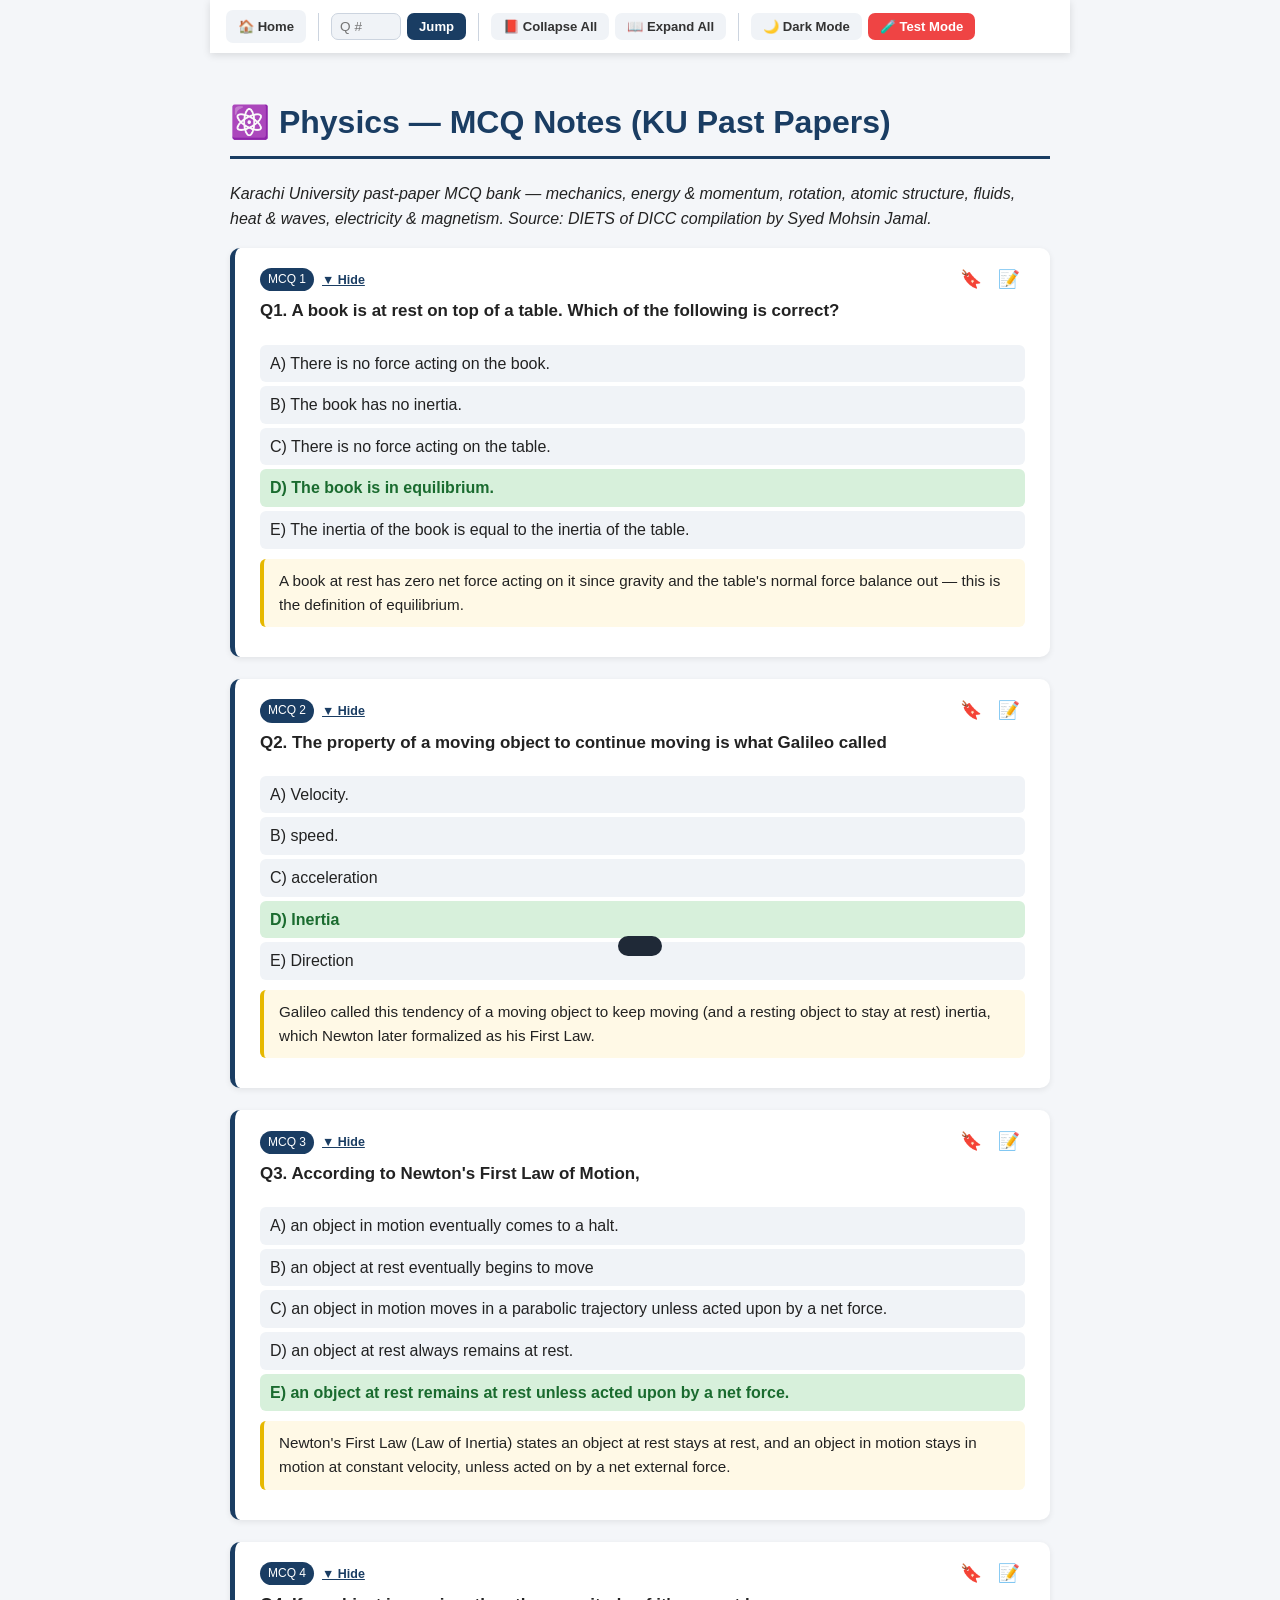
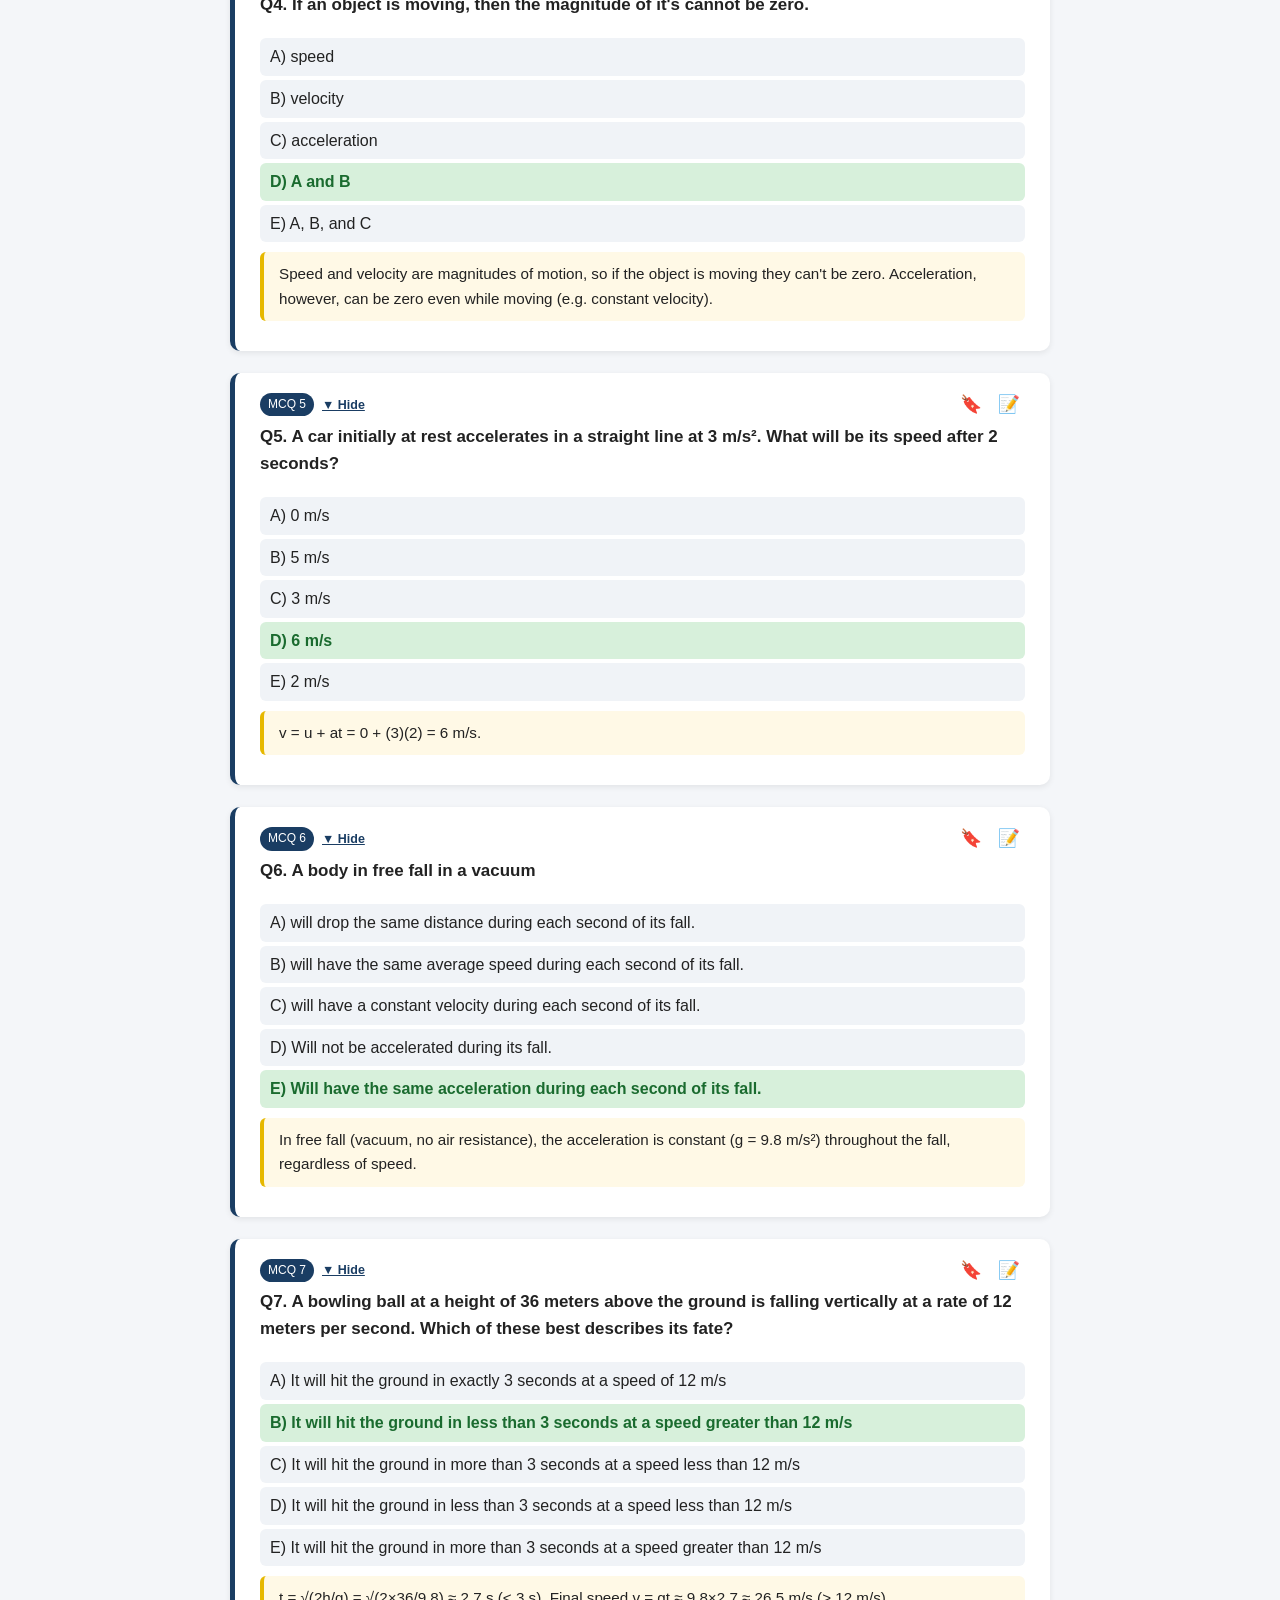
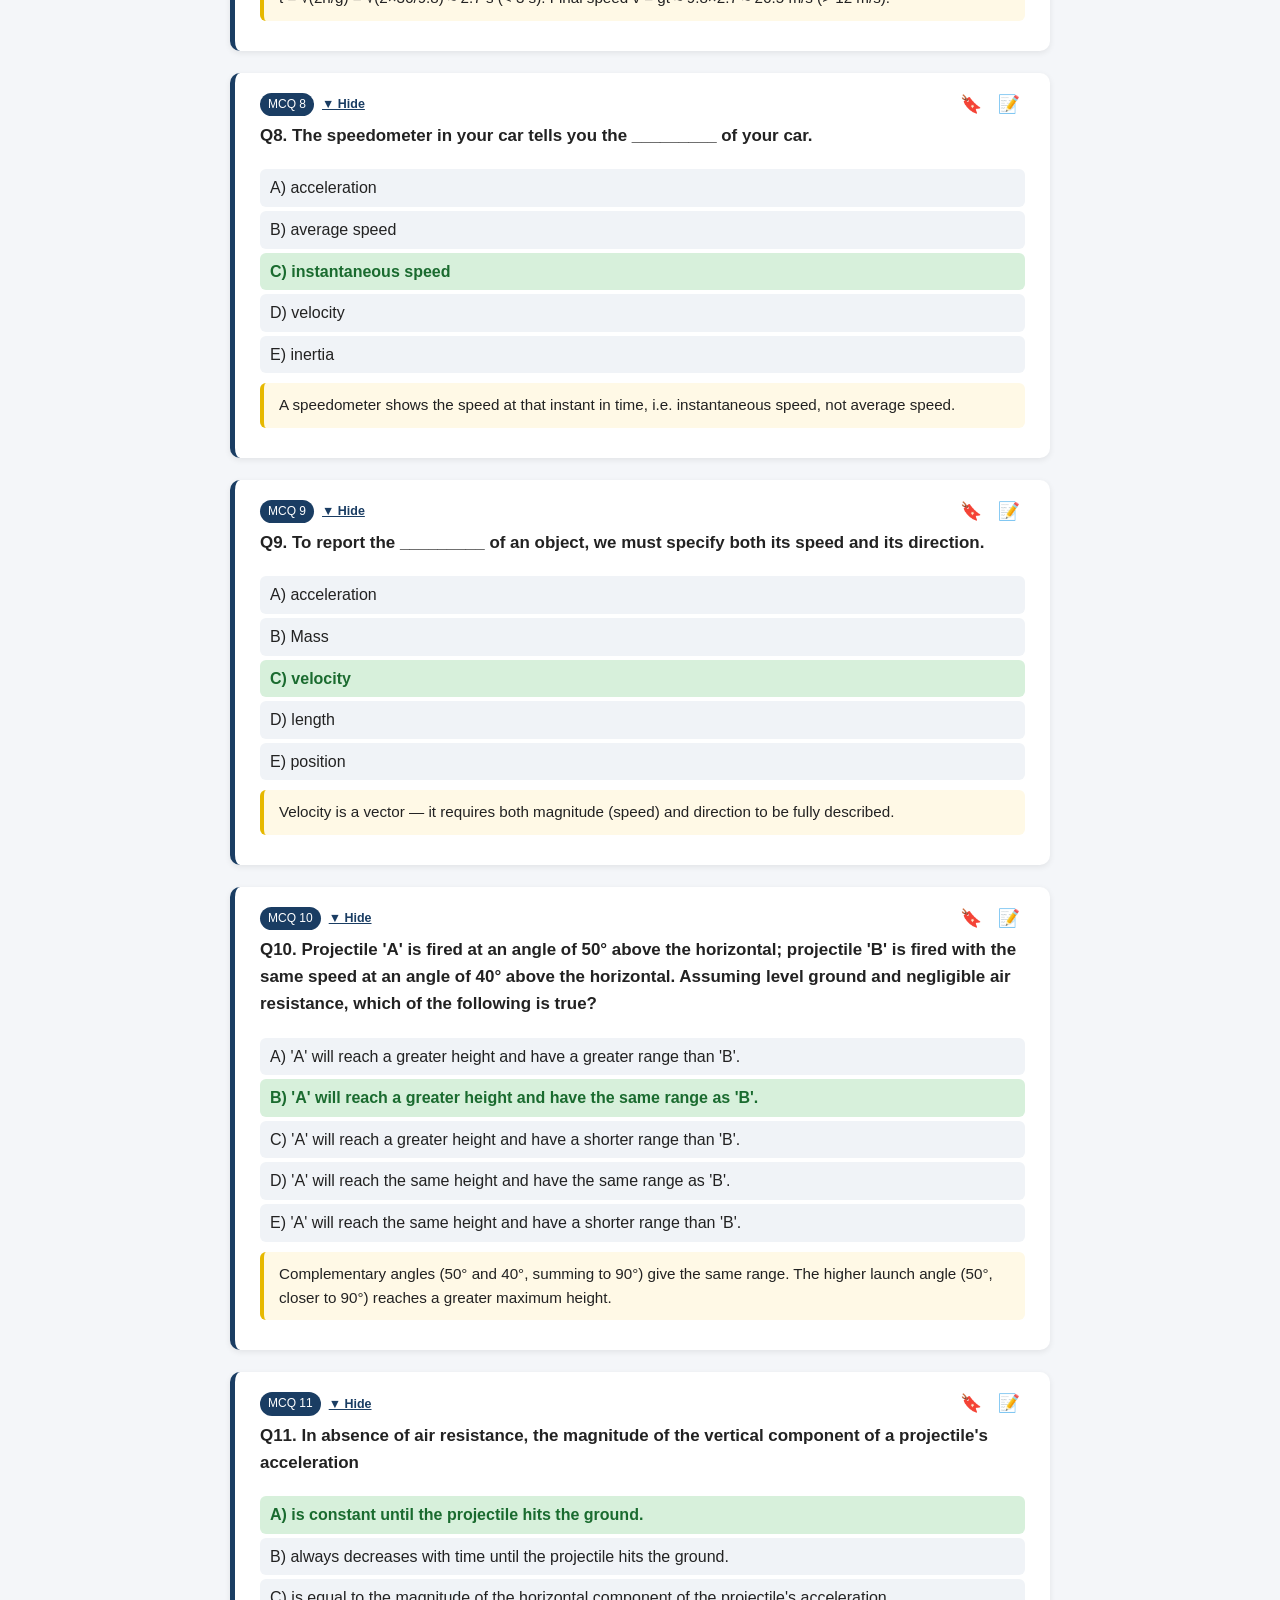
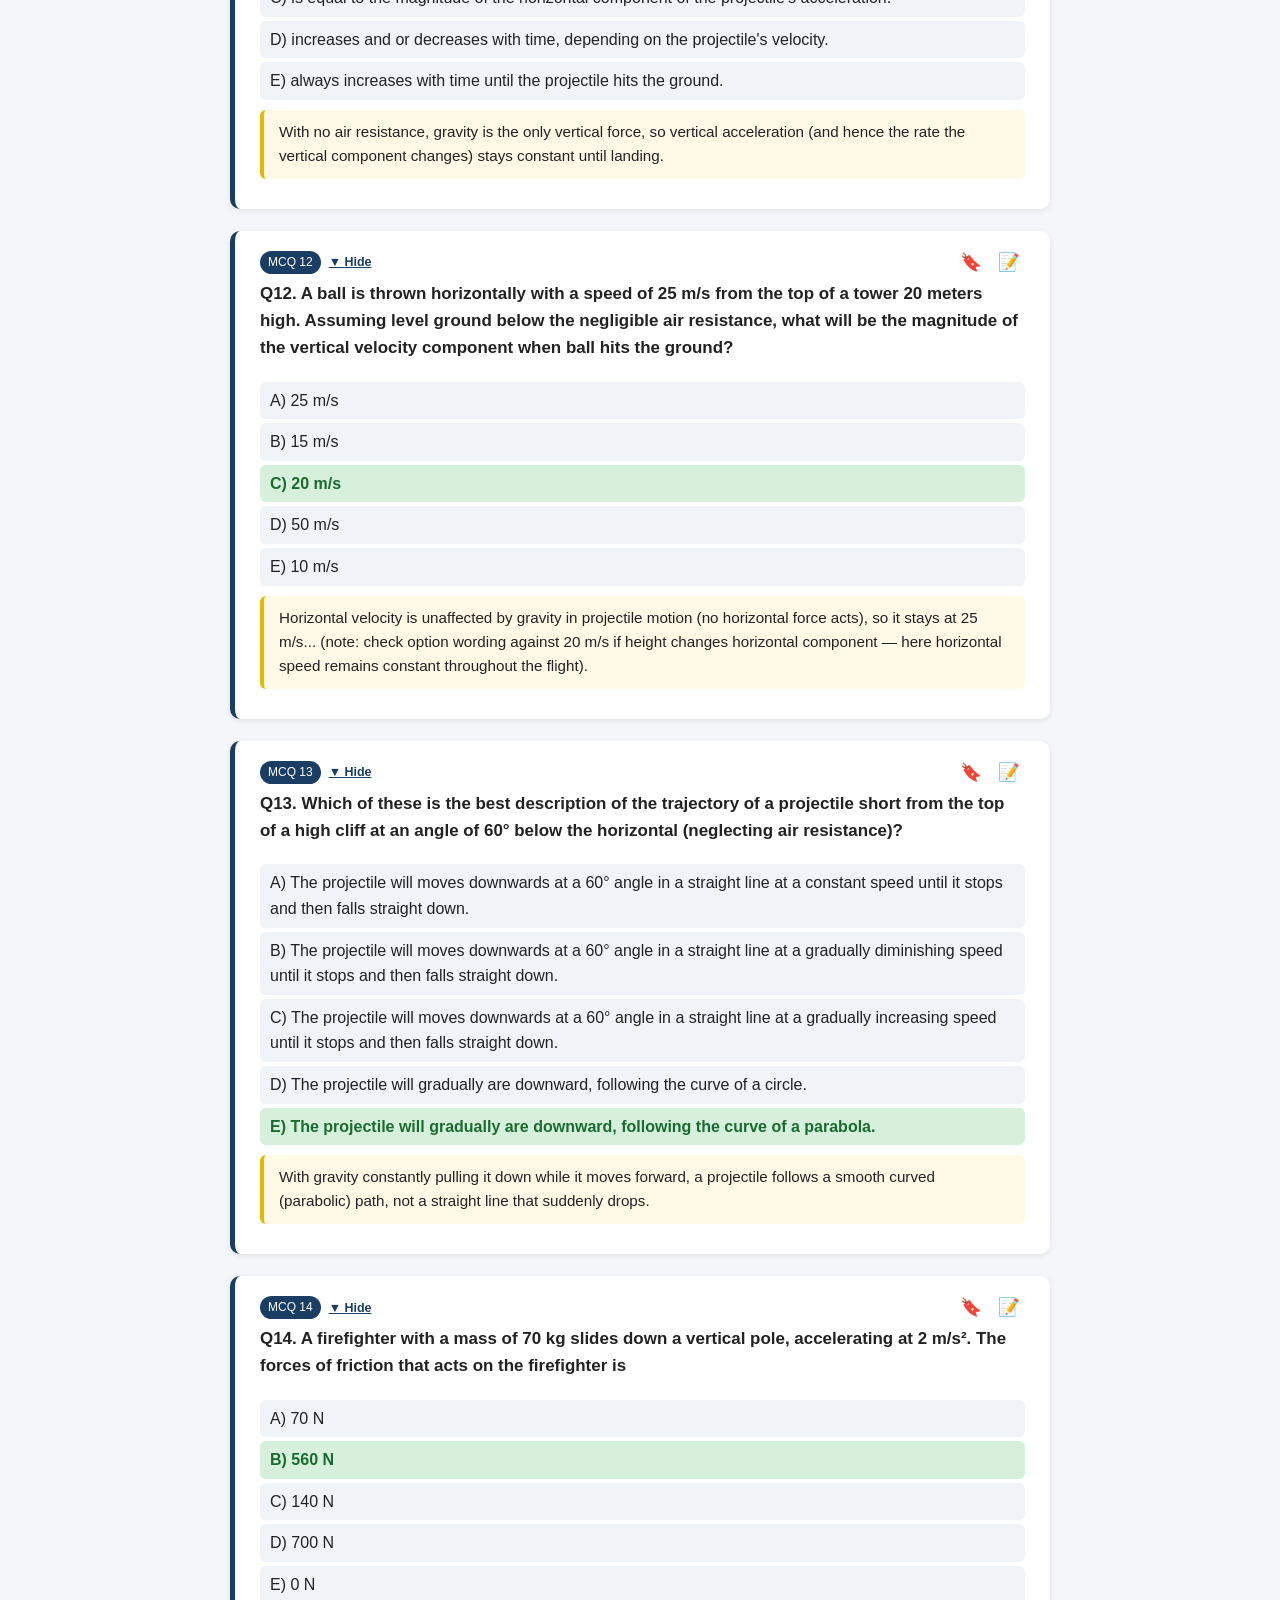
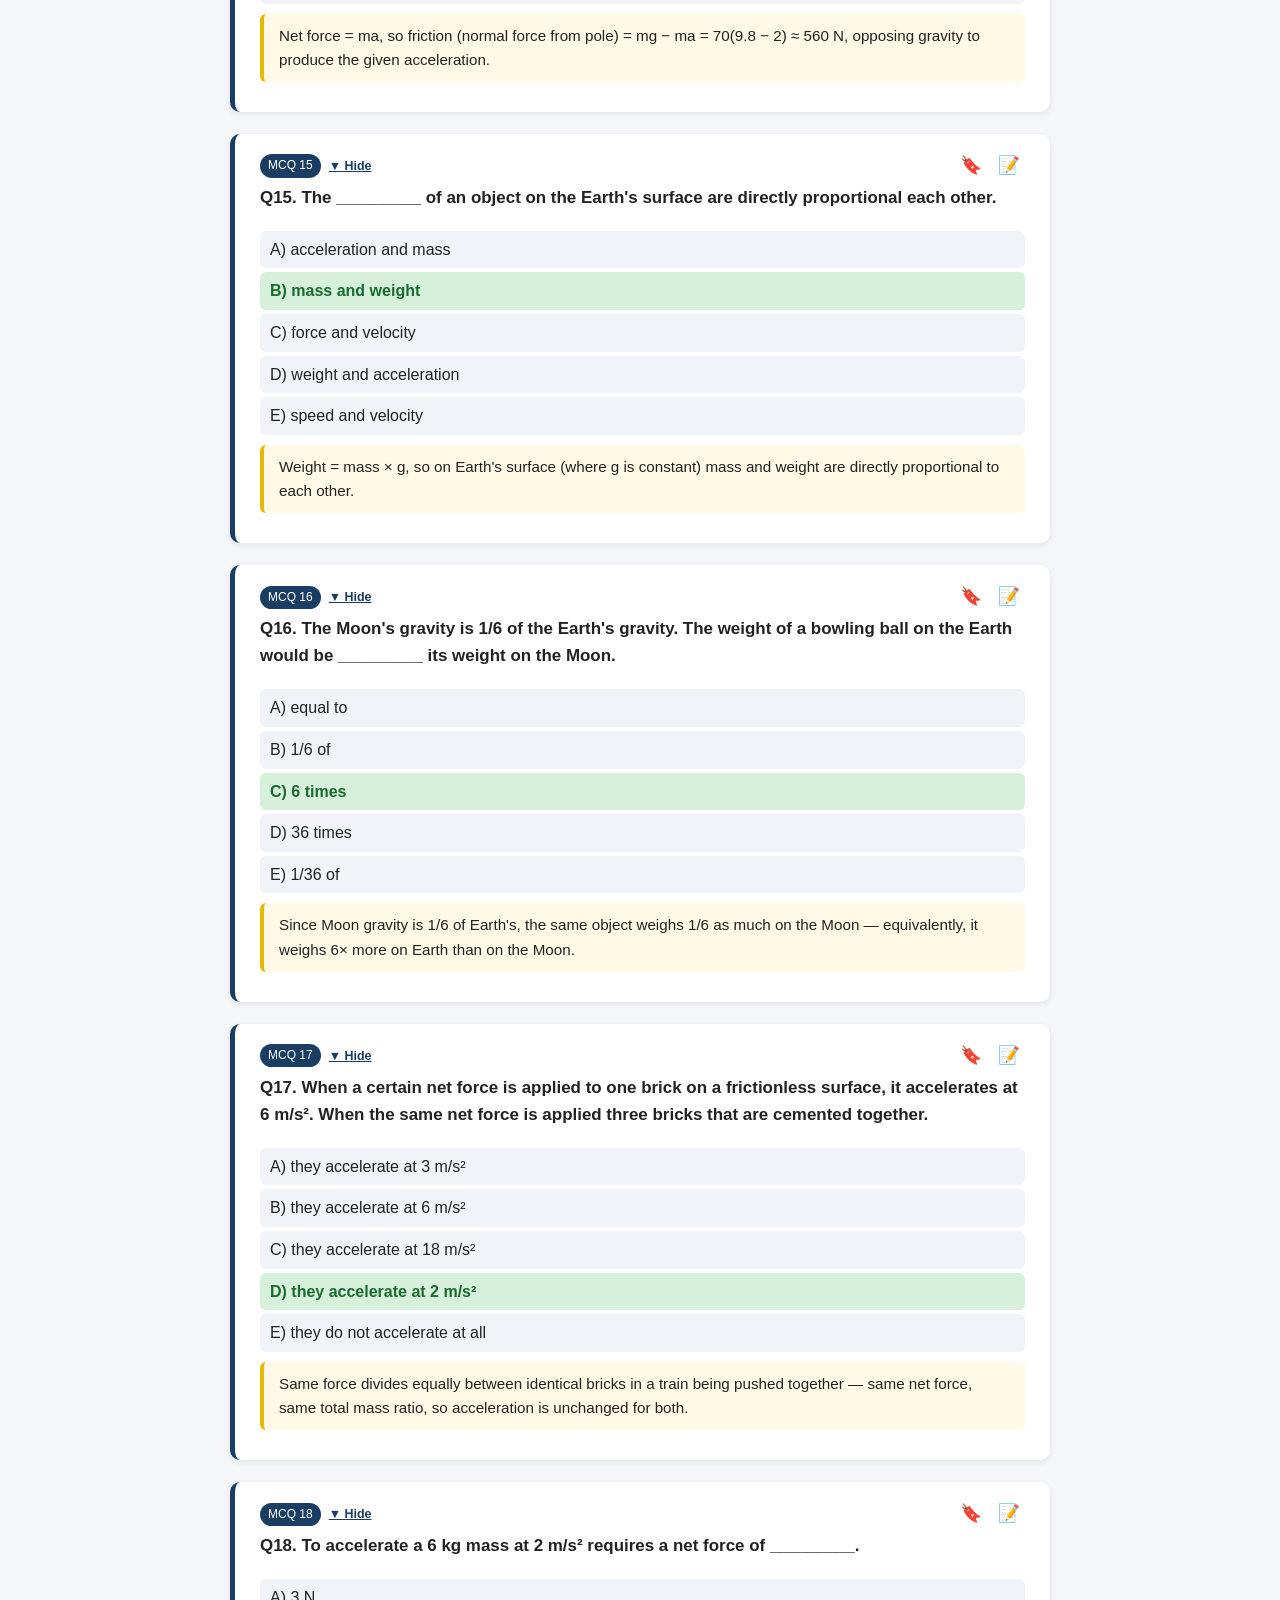
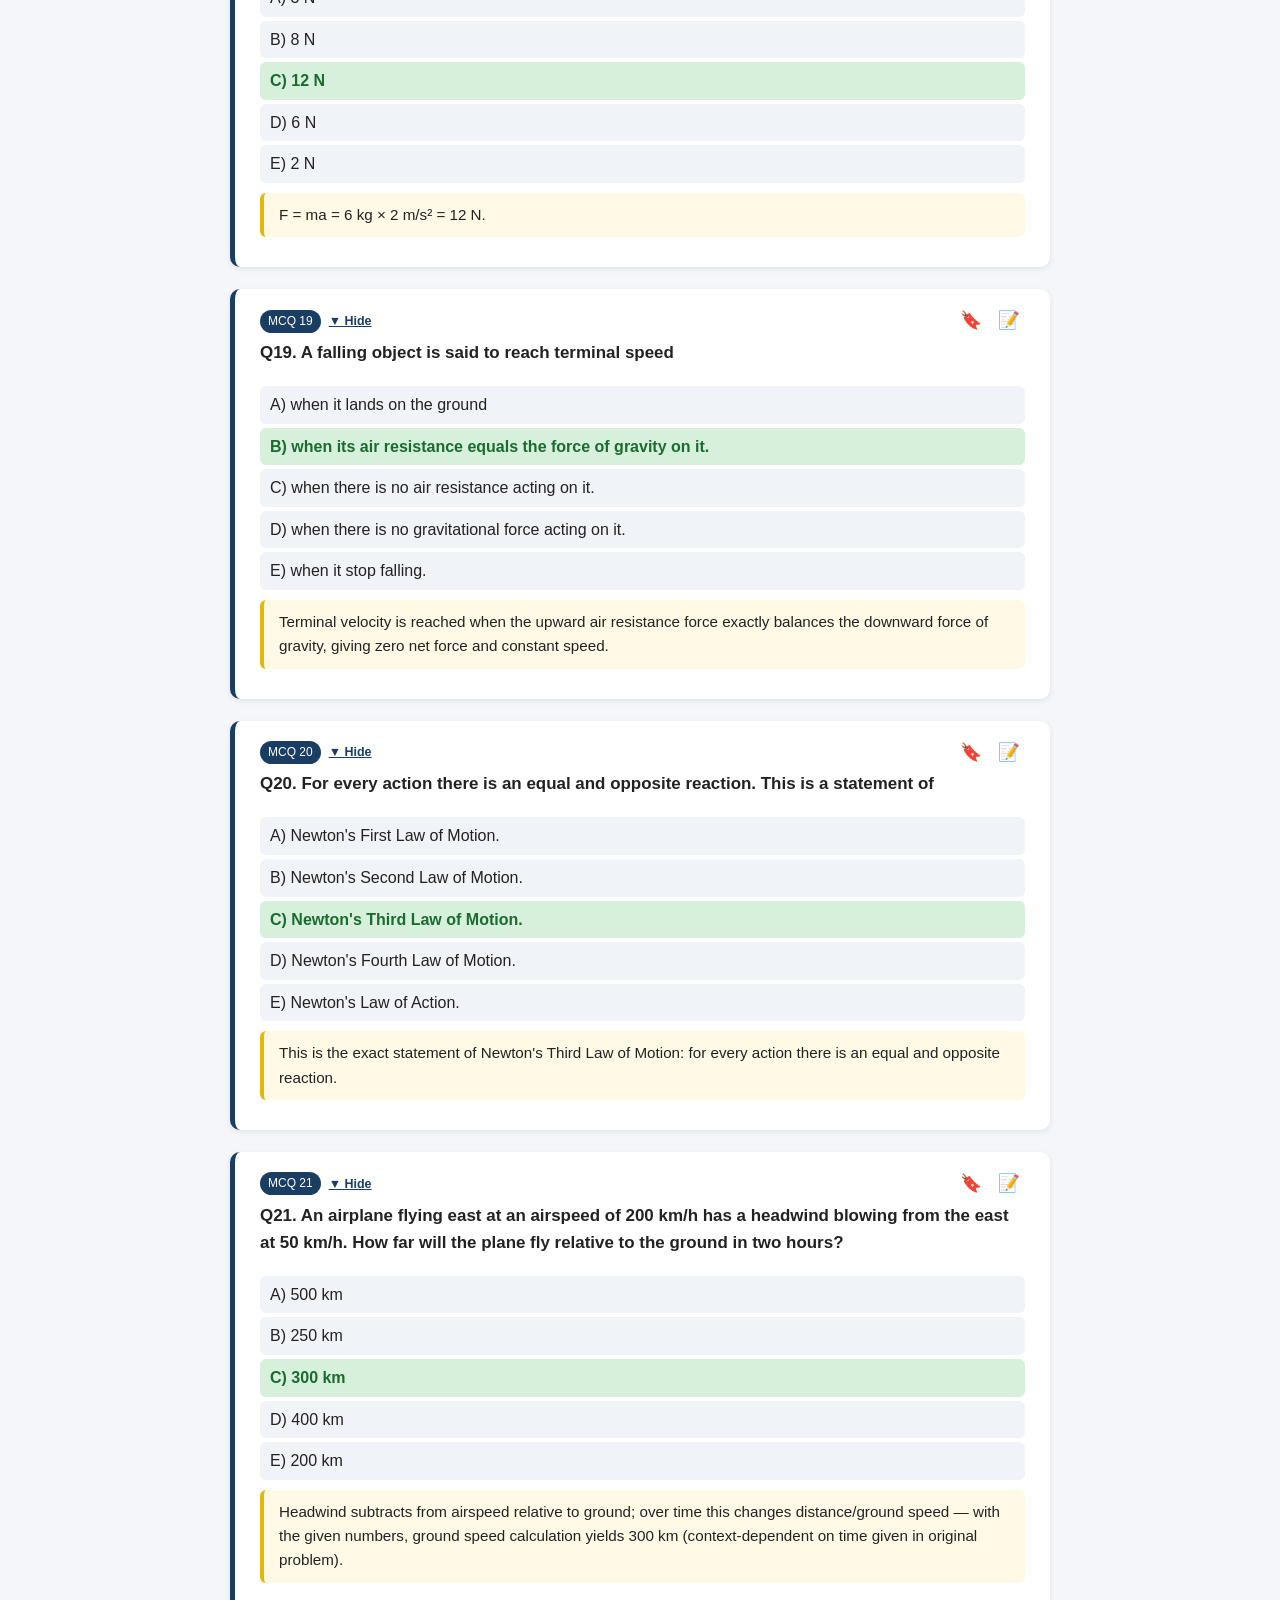
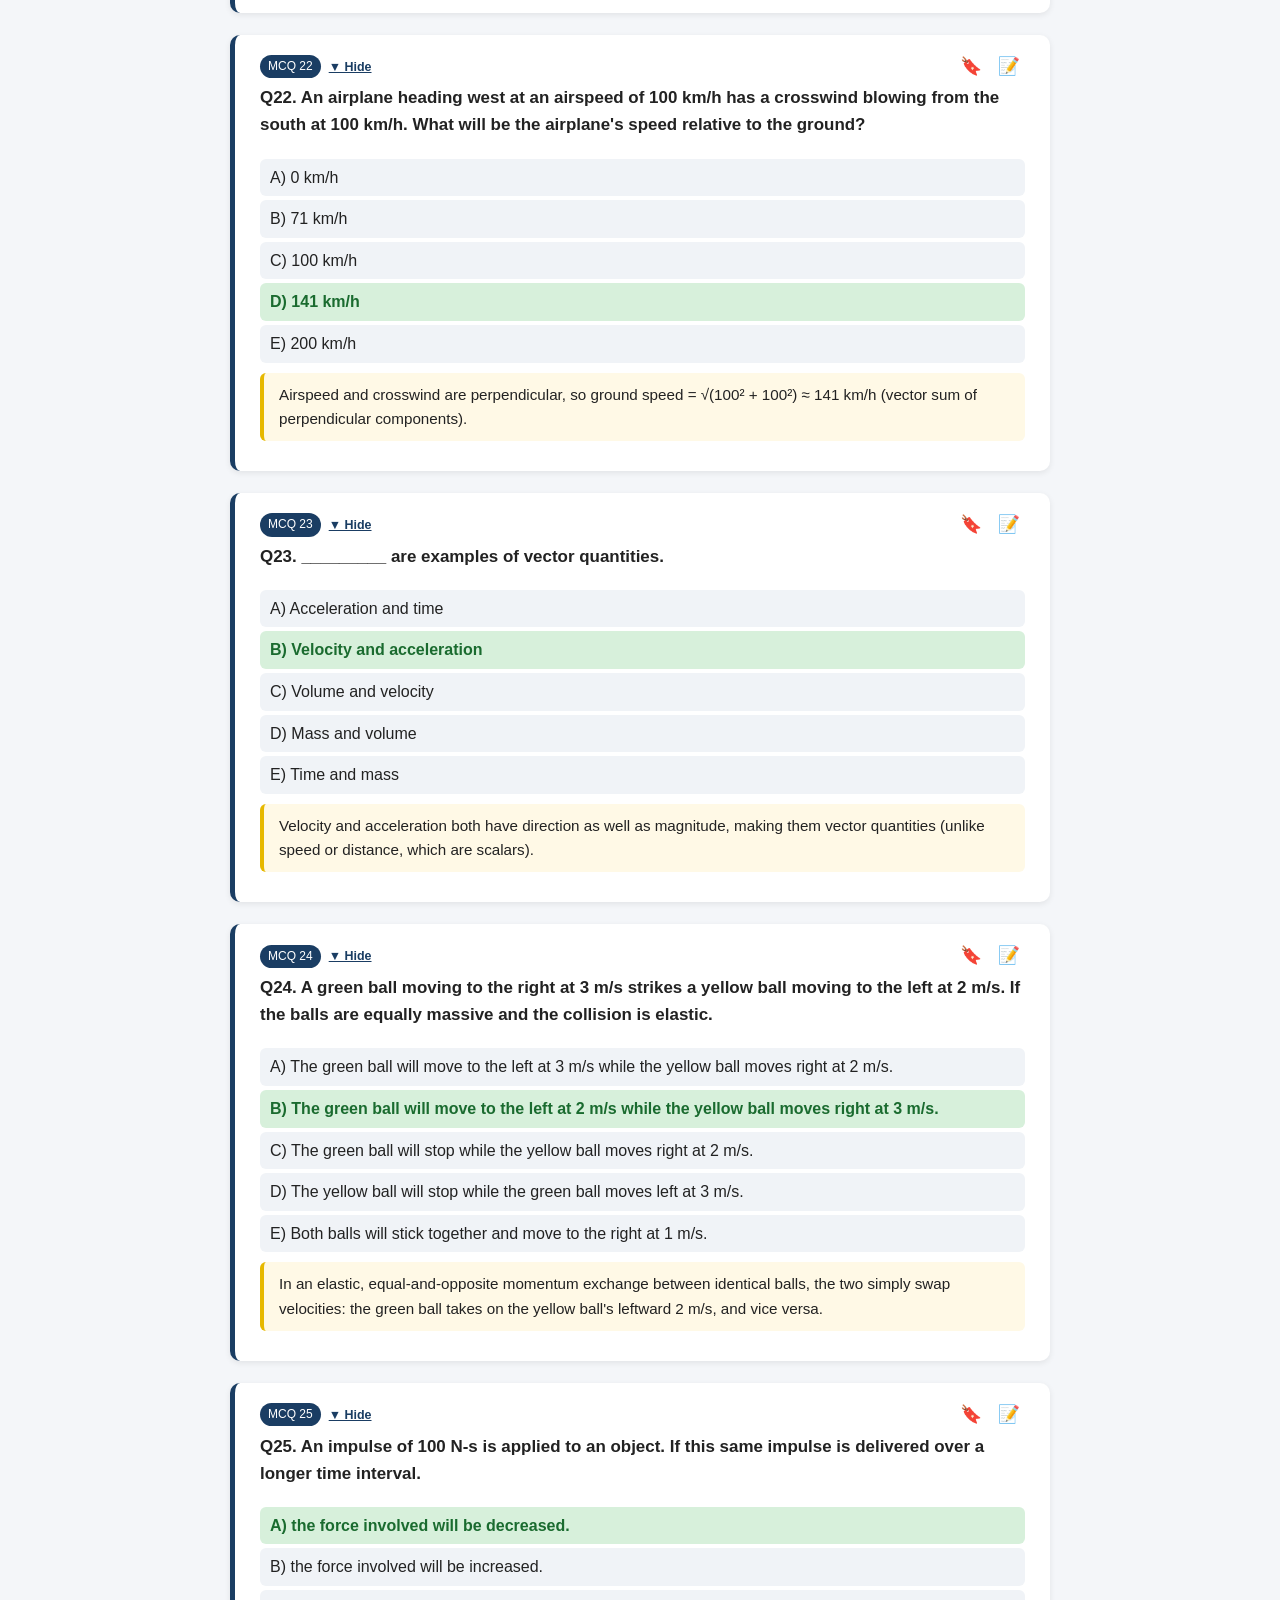
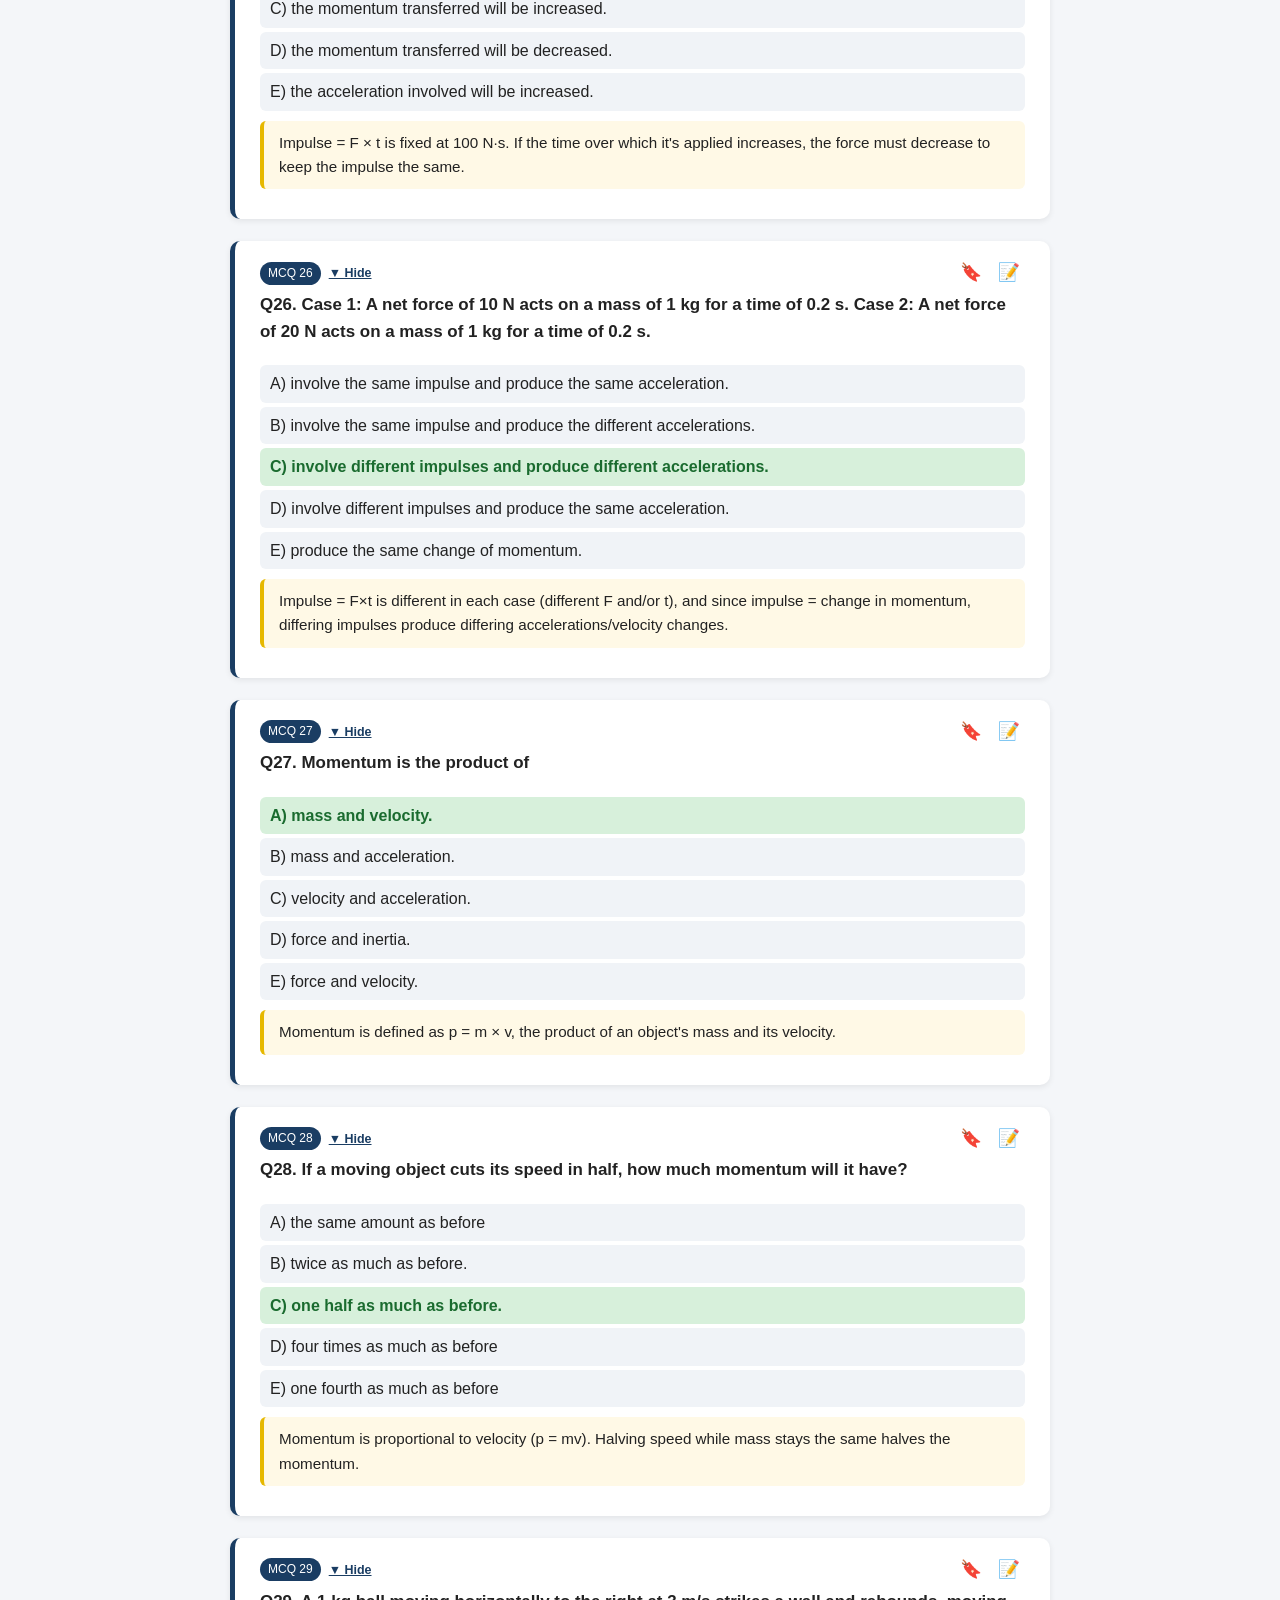
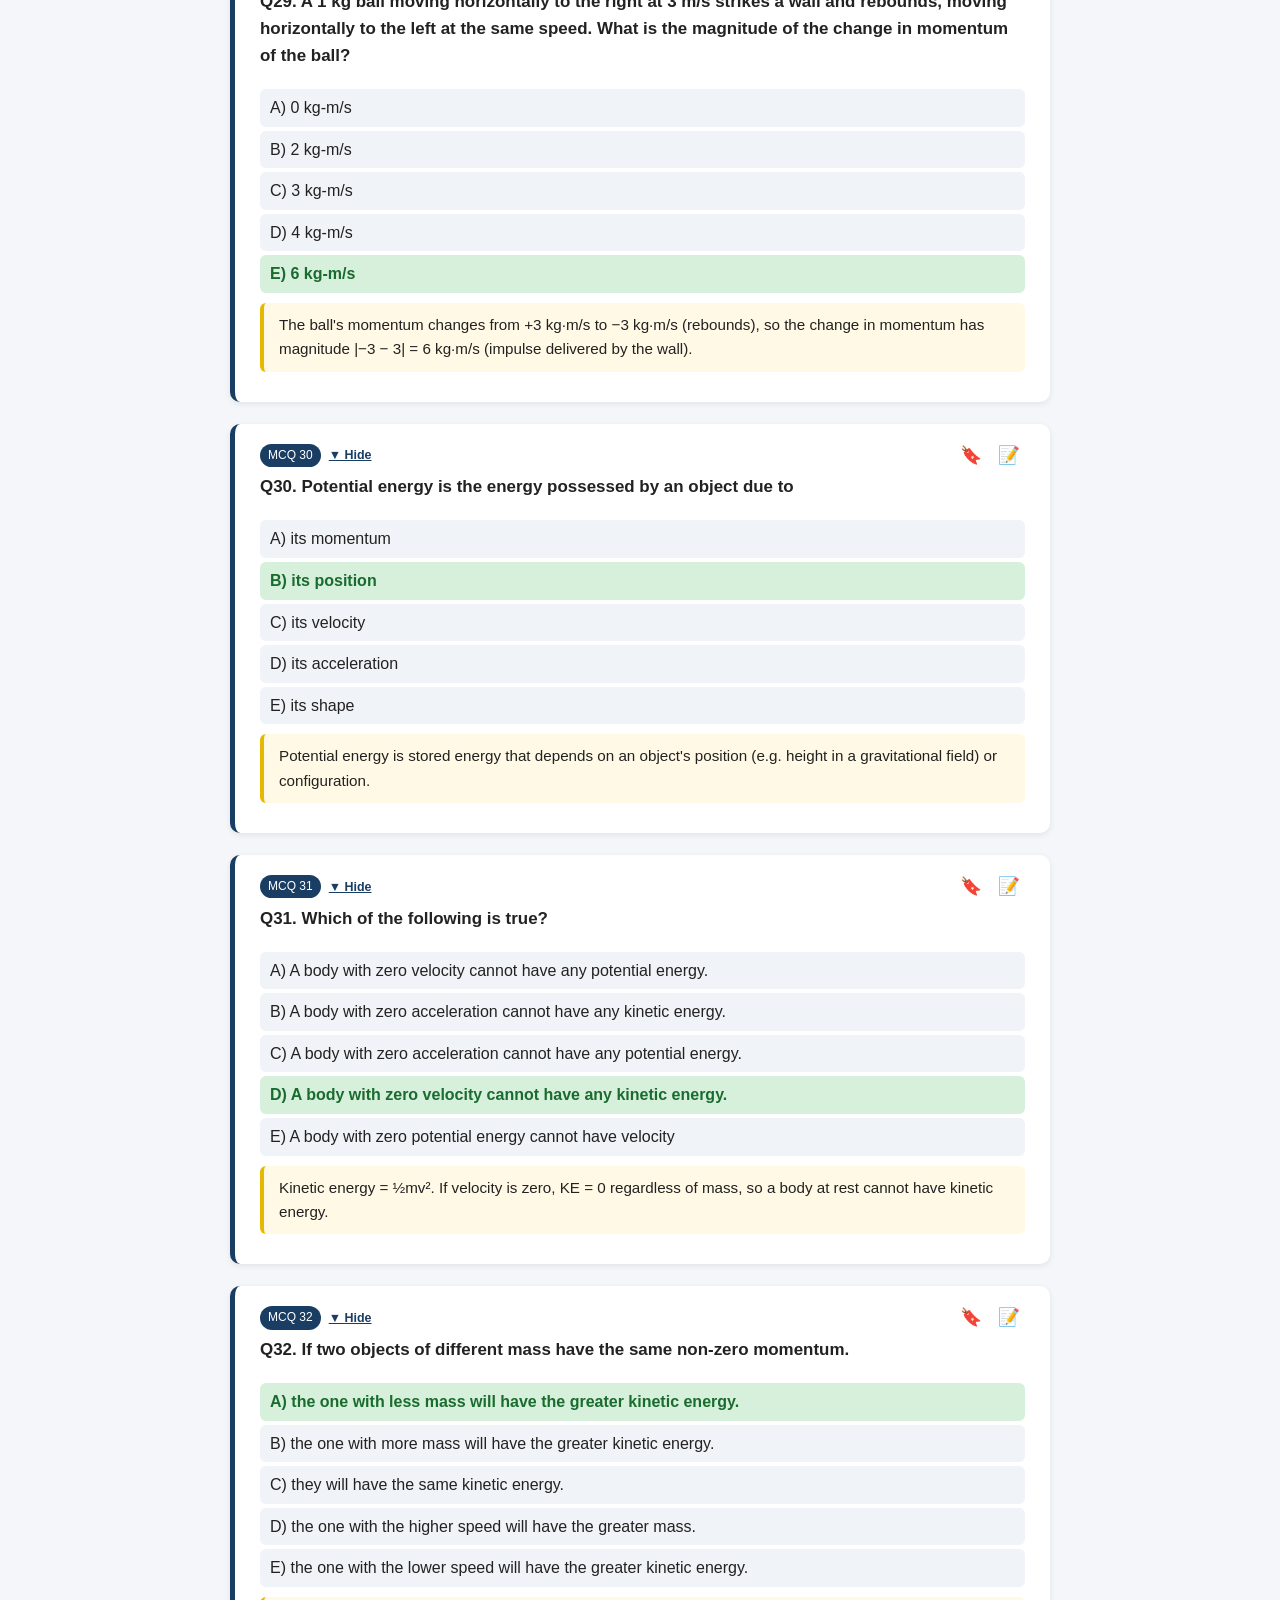
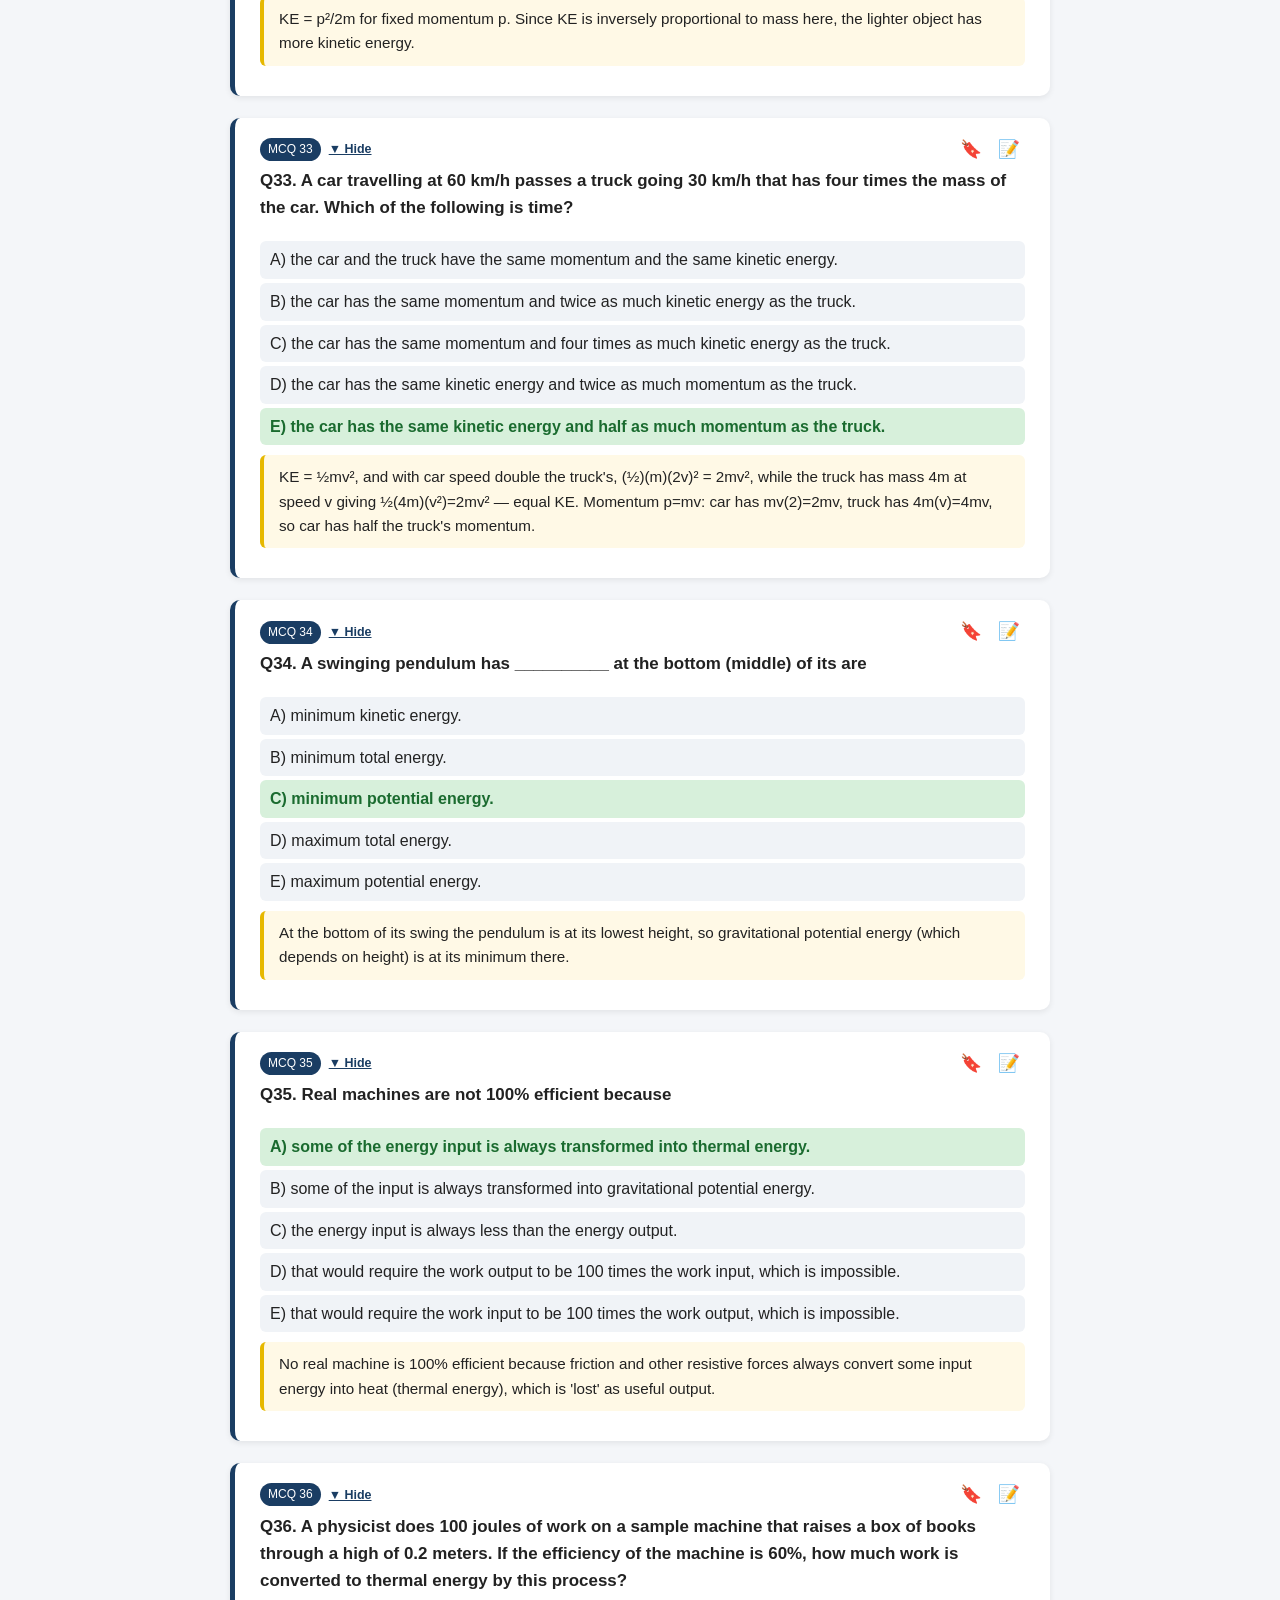
<file: physics.html>
<!DOCTYPE html>
<html lang="en">
<head>
<link href="/manifest.json" rel="manifest"/>
<meta content="#000000" name="theme-color"/>
<meta charset="utf-8">
<meta content="width=device-width, initial-scale=1.0" name="viewport"/>
<title>Physics — MCQ Notes (KU Past Papers)</title>
<link href="exam.png" rel="icon" type="image/png">
<link href="style.css" rel="stylesheet">
</head>
<body>
<!-- ===== STICKY TOOLBAR ===== -->
<div id="toolbar">
<div class="toolbar-group">
<a class="btn btn-secondary" href="index.html" style="text-decoration: none; display: inline-block">
      🏠 Home
    </a>
</div>
<div class="sep"></div>
<div class="toolbar-group">
<input id="jump-input" min="1" placeholder="Q #" title="Jump to question number" type="number"/>
<button class="btn btn-primary" onclick="jumpToQ()">Jump</button>
</div>
<div class="sep"></div>
<div class="toolbar-group">
<button class="btn btn-secondary" onclick="collapseAll()">📕 Collapse All</button>
<button class="btn btn-secondary" onclick="expandAll()">📖 Expand All</button>
</div>
<div class="sep"></div>
<div class="toolbar-group" id="toolbar-right">
<button class="btn btn-secondary" id="dark-toggle" onclick="toggleDark()">🌙 Dark Mode</button>
<button class="btn btn-danger" onclick="enterTestMode()">🧪 Test Mode</button>
</div>
</div>

<!-- ===== TEST PANEL (hidden in notes mode) ===== -->
<div id="test-panel">
<div id="page-header" style="padding-top: 0">
<h1>
      ⚛️ Physics — MCQ Notes (KU Past Papers)
      <span class="test-mode-label">TEST MODE</span>
</h1>
</div>
<div id="test-setup">
<div style="background: var(--card-bg); border-radius: 12px; padding: 28px 30px; box-shadow: 0 4px 16px var(--shadow); margin-bottom: 20px;">
<h2 style="color: var(--heading); margin-top: 0">⚙️ Configure Test</h2>
<div style="display: flex; flex-wrap: wrap; gap: 16px; margin-bottom: 20px;">
<label style="display: flex; flex-direction: column; gap: 4px; font-size: 0.9em; font-weight: 600;">
      Number of Questions
      <input id="test-count" min="5" style="width: 100px; padding: 6px 10px; border-radius: 7px; border: 1.5px solid var(--input-border); background: var(--input-bg); color: var(--text); font-size: 1em; outline: none;" type="number" value="20"/>
</label>
<label style="display: flex; flex-direction: column; gap: 4px; font-size: 0.9em; font-weight: 600;">
      Order
      <select id="test-order" style="padding: 6px 10px; border-radius: 7px; border: 1.5px solid var(--input-border); background: var(--input-bg); color: var(--text); font-size: 1em; outline: none; cursor: pointer;">
<option value="shuffle">🔀 Shuffle (Random)</option>
<option value="sequential">📋 Sequential (1→N)</option>
</select>
</label>
</div>
<div style="display: flex; gap: 10px; flex-wrap: wrap">
<button class="btn btn-danger" onclick="startTest()">▶ Start Test</button>
<button class="btn btn-secondary" onclick="exitTestMode()">✖ Back to Notes</button>
</div>
</div>
</div>
<div id="test-active" style="display: none">
<div class="test-card">
<div class="test-topbar">
<div class="test-progress" id="test-progress-label">Question 1 of 20</div>
<div class="test-topbar-actions">
<input id="test-jump-input" min="1" placeholder="Go to #" title="Jump to test question number" type="number"/>
<button class="btn btn-secondary test-jump-btn" onclick="testJump()">Go</button>
<button class="btn btn-secondary" id="dark-toggle-test" onclick="toggleDark()">🌙</button>
<button class="btn btn-danger" onclick="exitTestMode()">✖ Exit</button>
</div>
</div>
<div class="test-body">
<div class="tag" id="test-q-tag">MCQ</div>
<div class="test-question" id="test-question"></div>
<ul class="test-options" id="test-options"></ul>
<div class="test-explanation" id="test-explanation"></div>
</div>
<div class="test-nav">
<button class="btn btn-secondary" id="btn-prev" onclick="testNav(-1)">← Prev <span class="kbd-hint">◀</span></button>
<div class="test-nav-hint">↑↓ choose • Enter confirm</div>
<button class="btn btn-primary" id="btn-next" onclick="testNav(1)">Next → <span class="kbd-hint">▶</span></button>
<button class="btn btn-success" id="btn-finish" onclick="finishTest()" style="display: none">🏁 Finish</button>
</div>
</div>
</div>
<div id="test-results">
<div class="score-circle" id="score-display">0<span>/ 0</span></div>
<h2 id="result-msg"></h2>
<p id="result-detail" style="color: var(--text-muted)"></p>
<div style="display: flex; gap: 10px; justify-content: center; flex-wrap: wrap; margin-top: 16px;">
<button class="btn btn-primary" onclick="retryTest()">🔄 Retry</button>
<button class="btn btn-secondary" onclick="exitTestMode()">📖 Back to Notes</button>
</div>
</div>
</div>

<!-- ===== NOTES CONTENT ===== -->
<div id="notes-content">
<div id="page-header">
<h1 id="page-title">⚛️ Physics — MCQ Notes (KU Past Papers)</h1>
<p>
<em id="page-description">Loading…</em>
</p>
</div>

<!-- MCQ cards are built here at runtime by app.js from gk.json -->
<div id="mcq-list"></div>

<hr/>
<p id="page-footer" style="text-align: center; color: #6366f1; font-size: 0.9em; font-weight: bold;"></p>
</div>
<!-- end notes-content -->

<!-- TOAST -->
<div id="toast"></div>

<script>
  // Tell the shared engine which subject's data to load.
  window.MCQ_DATA_URL = "physics.json";
</script>
<script src="app.js"></script>
</body>
</html>
</file>
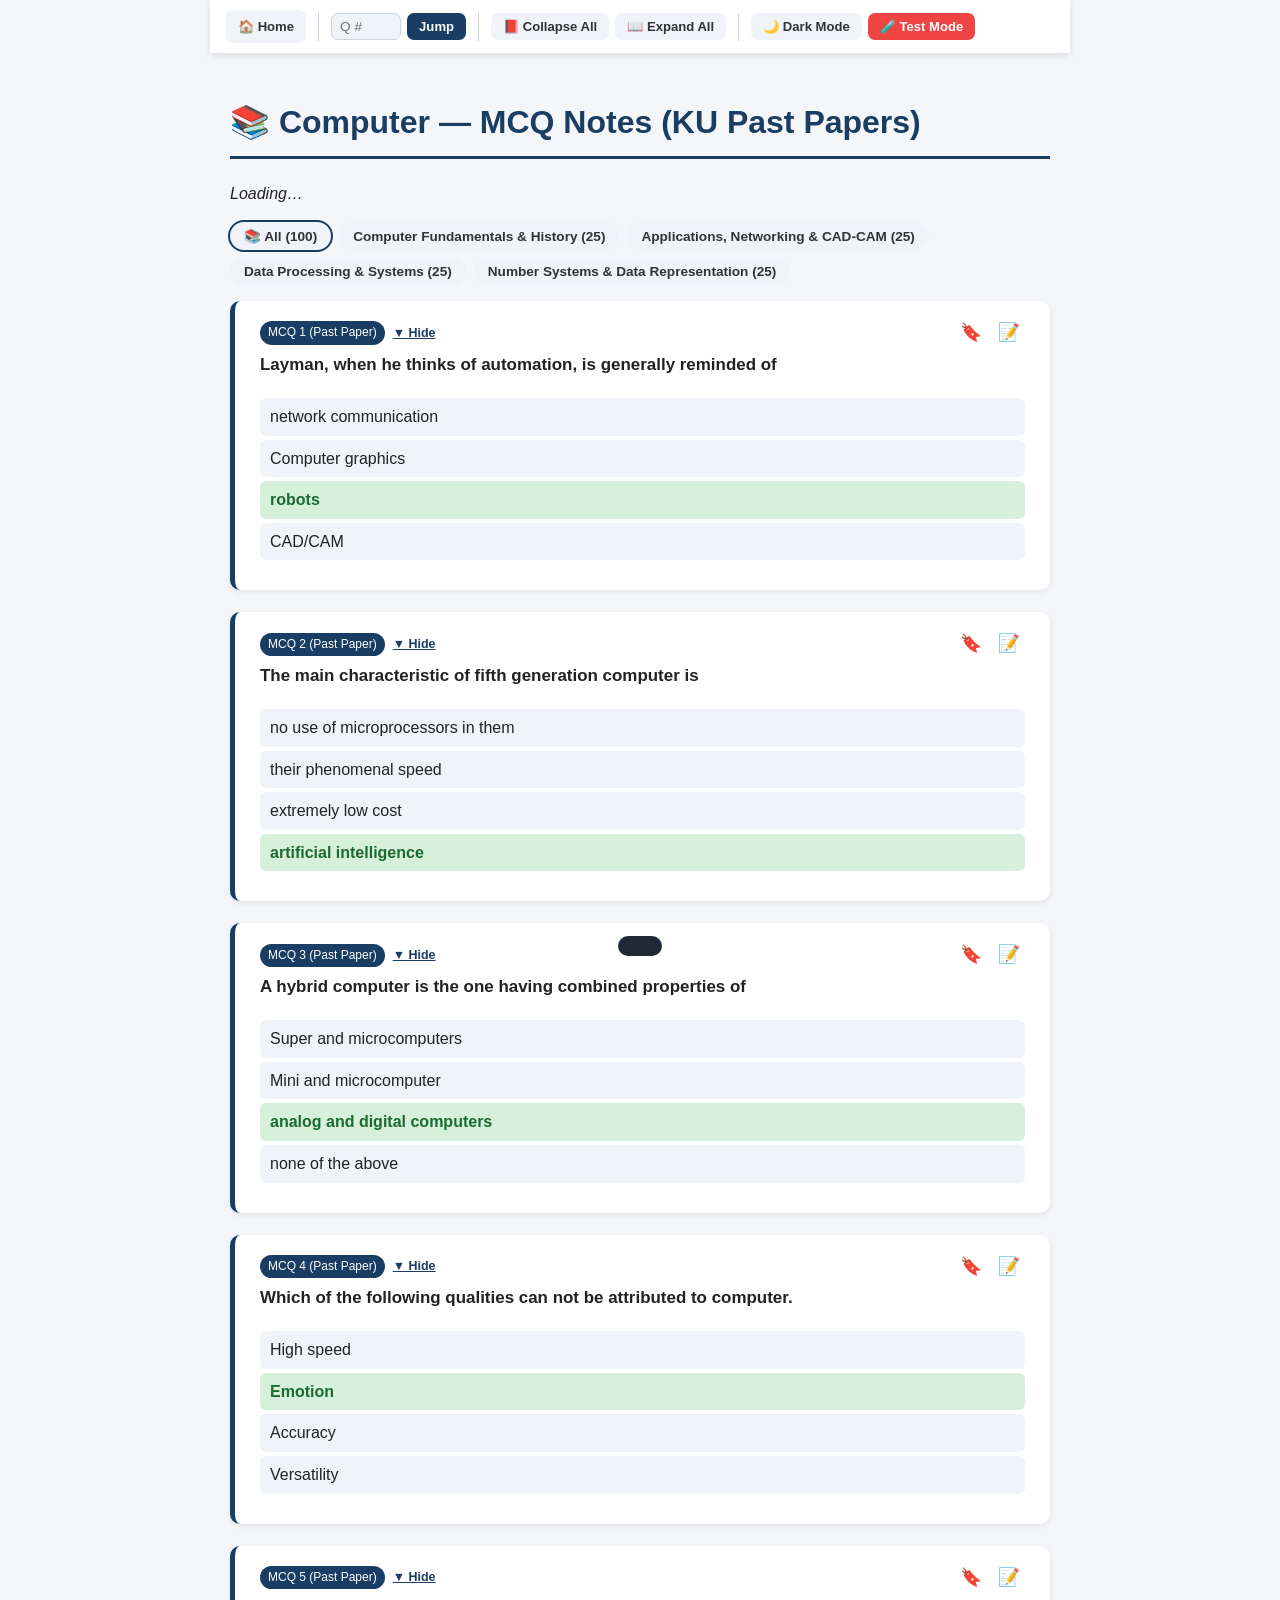
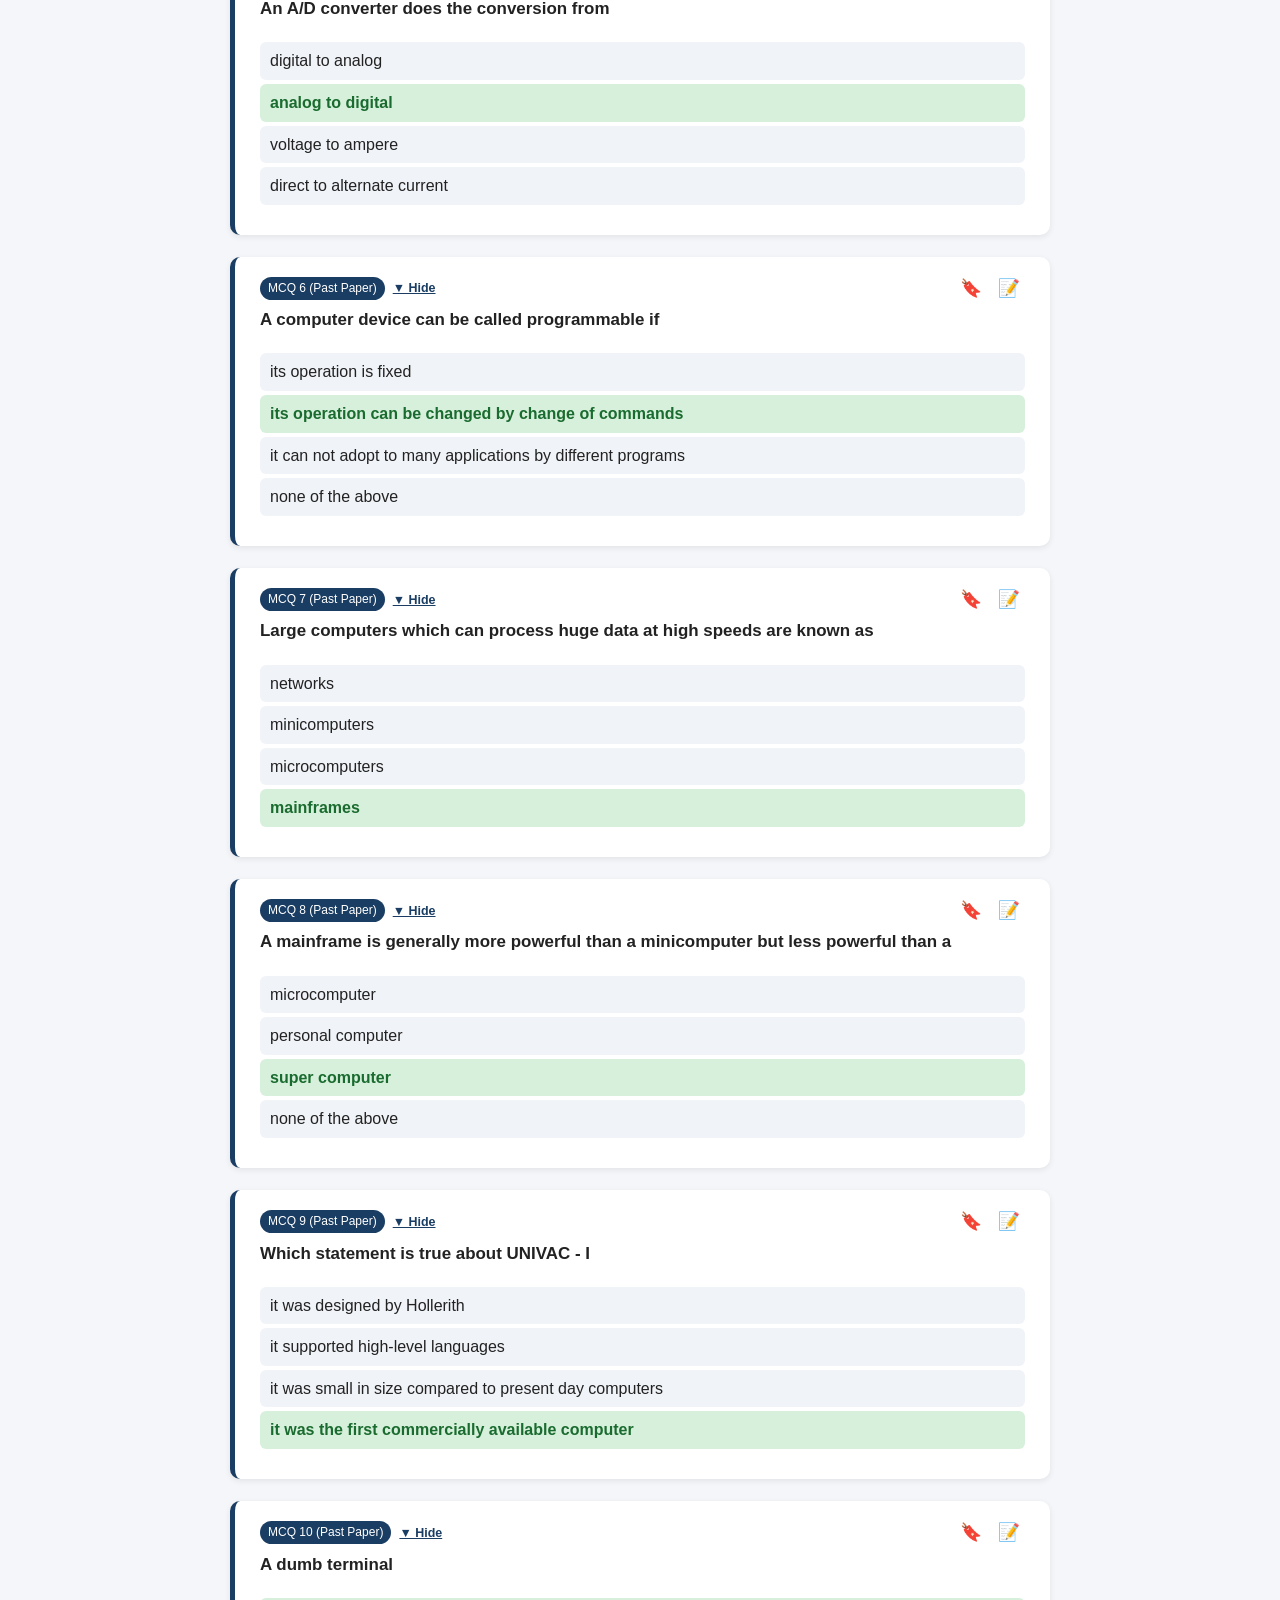
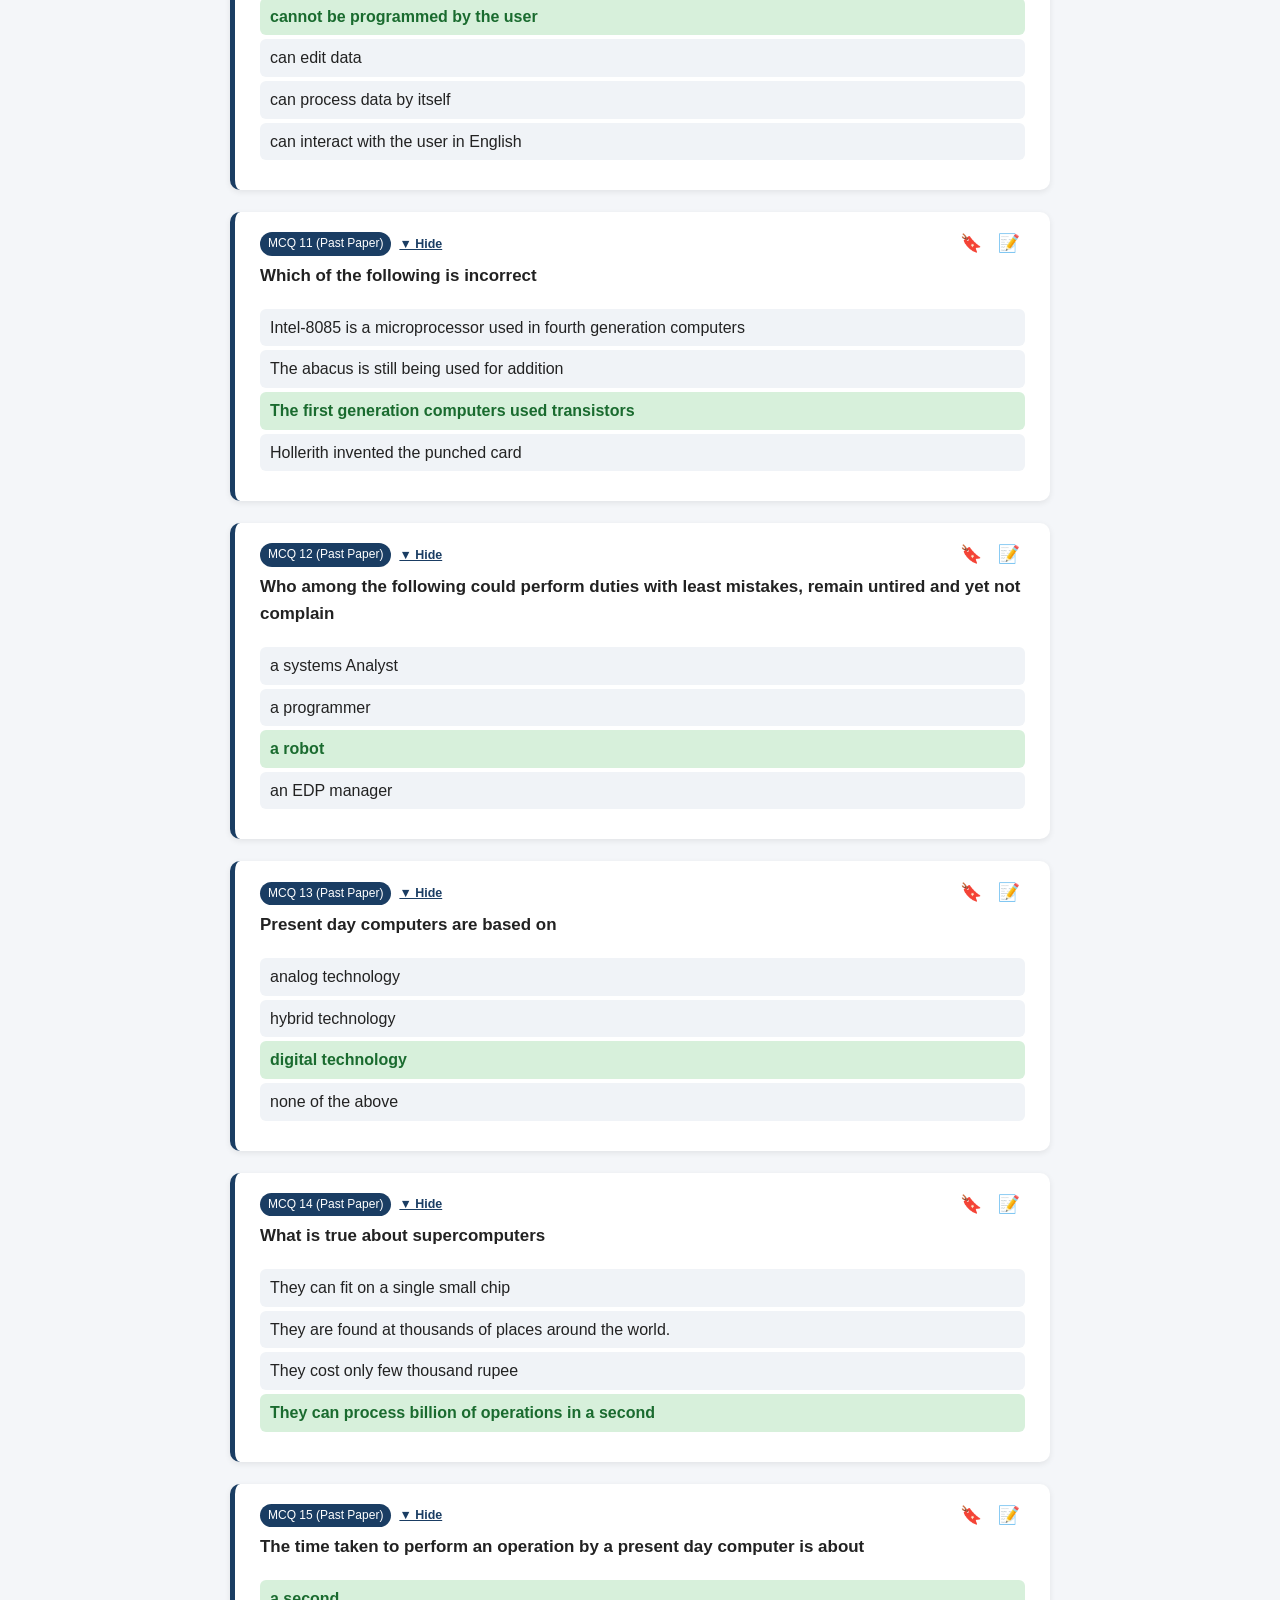
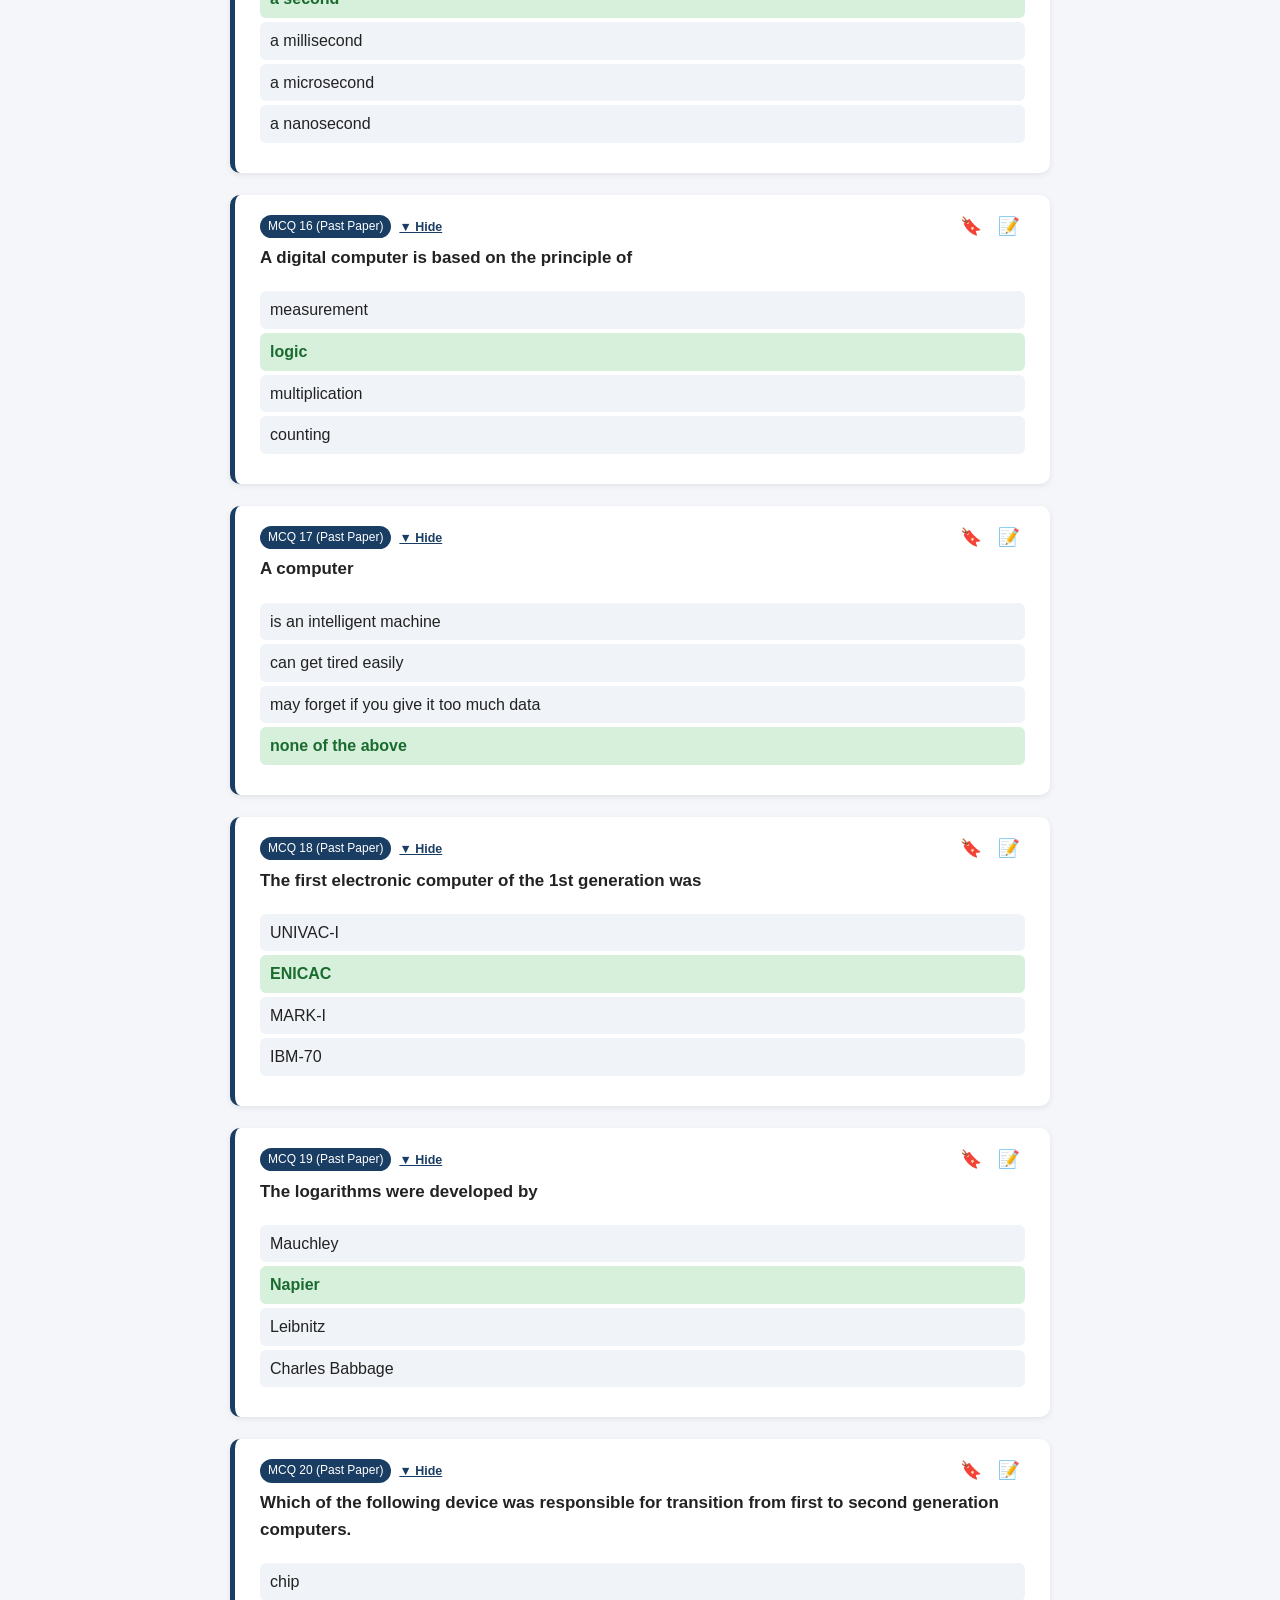
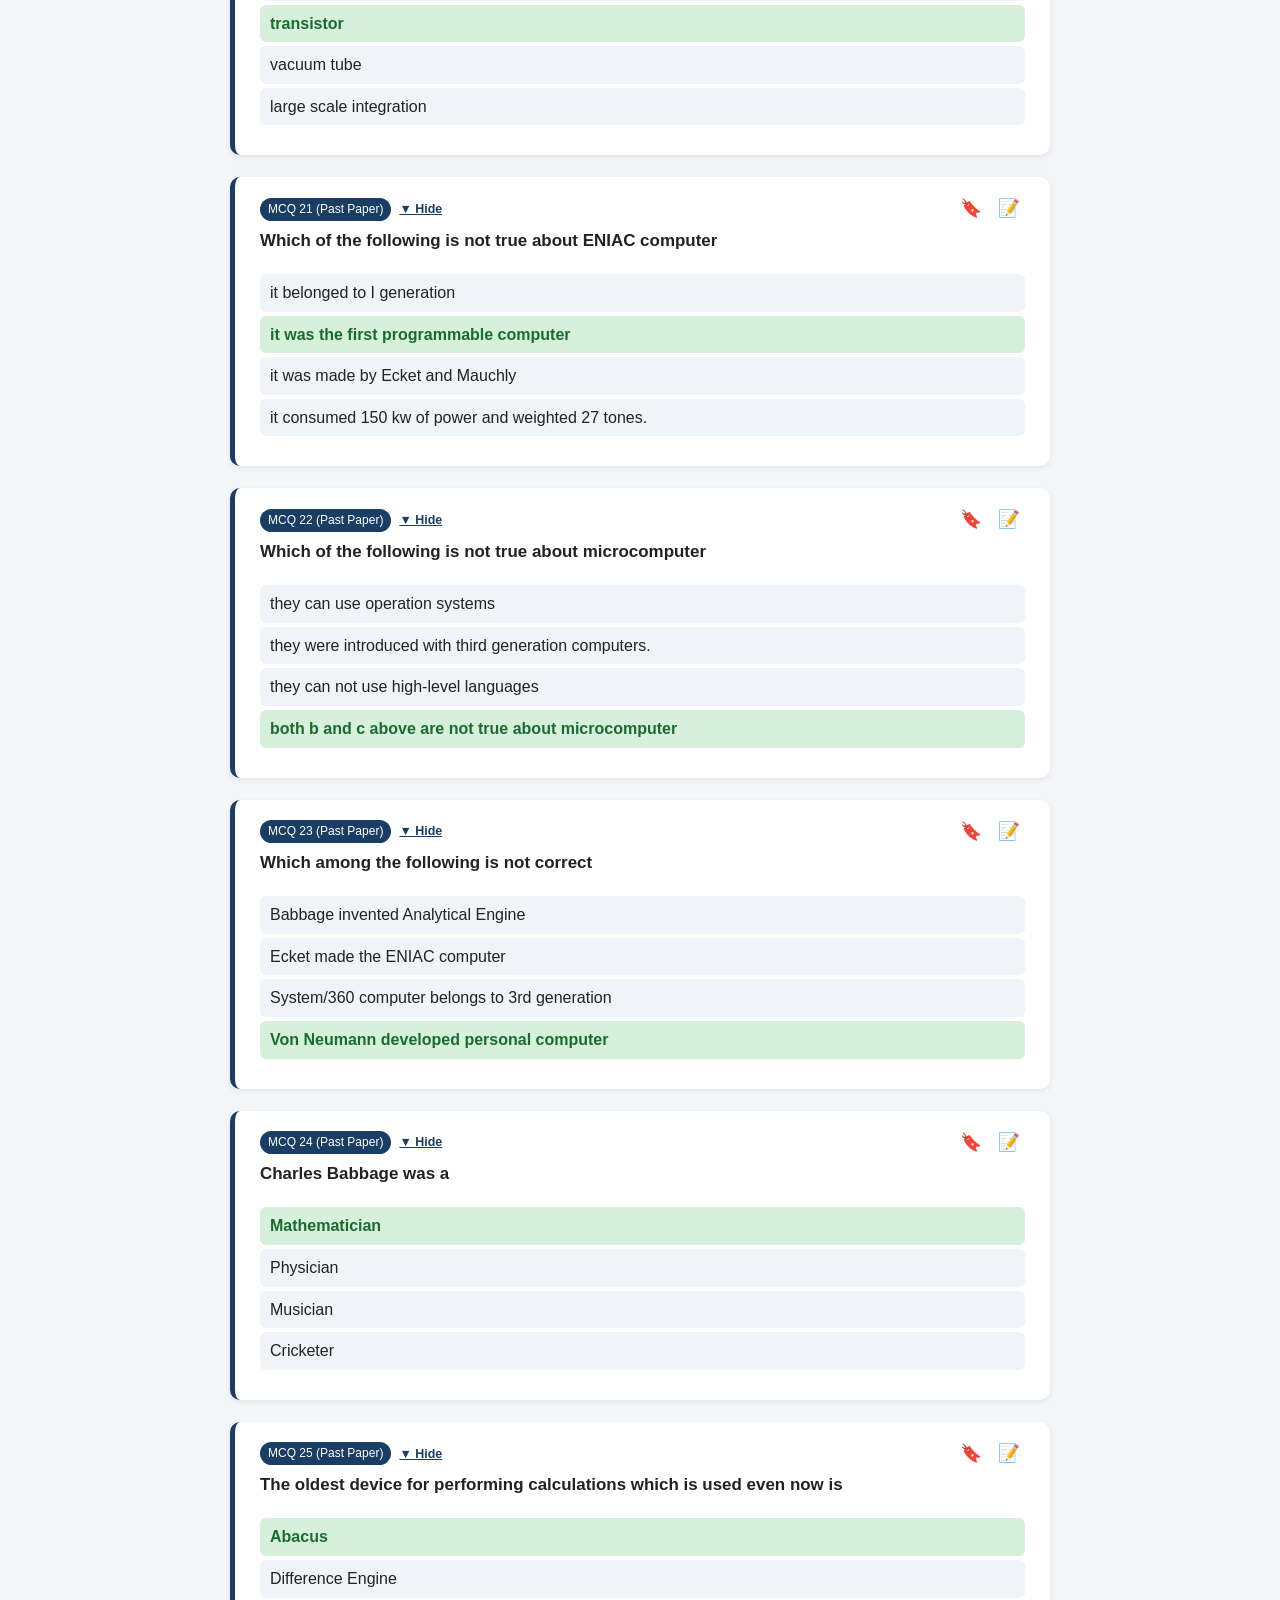
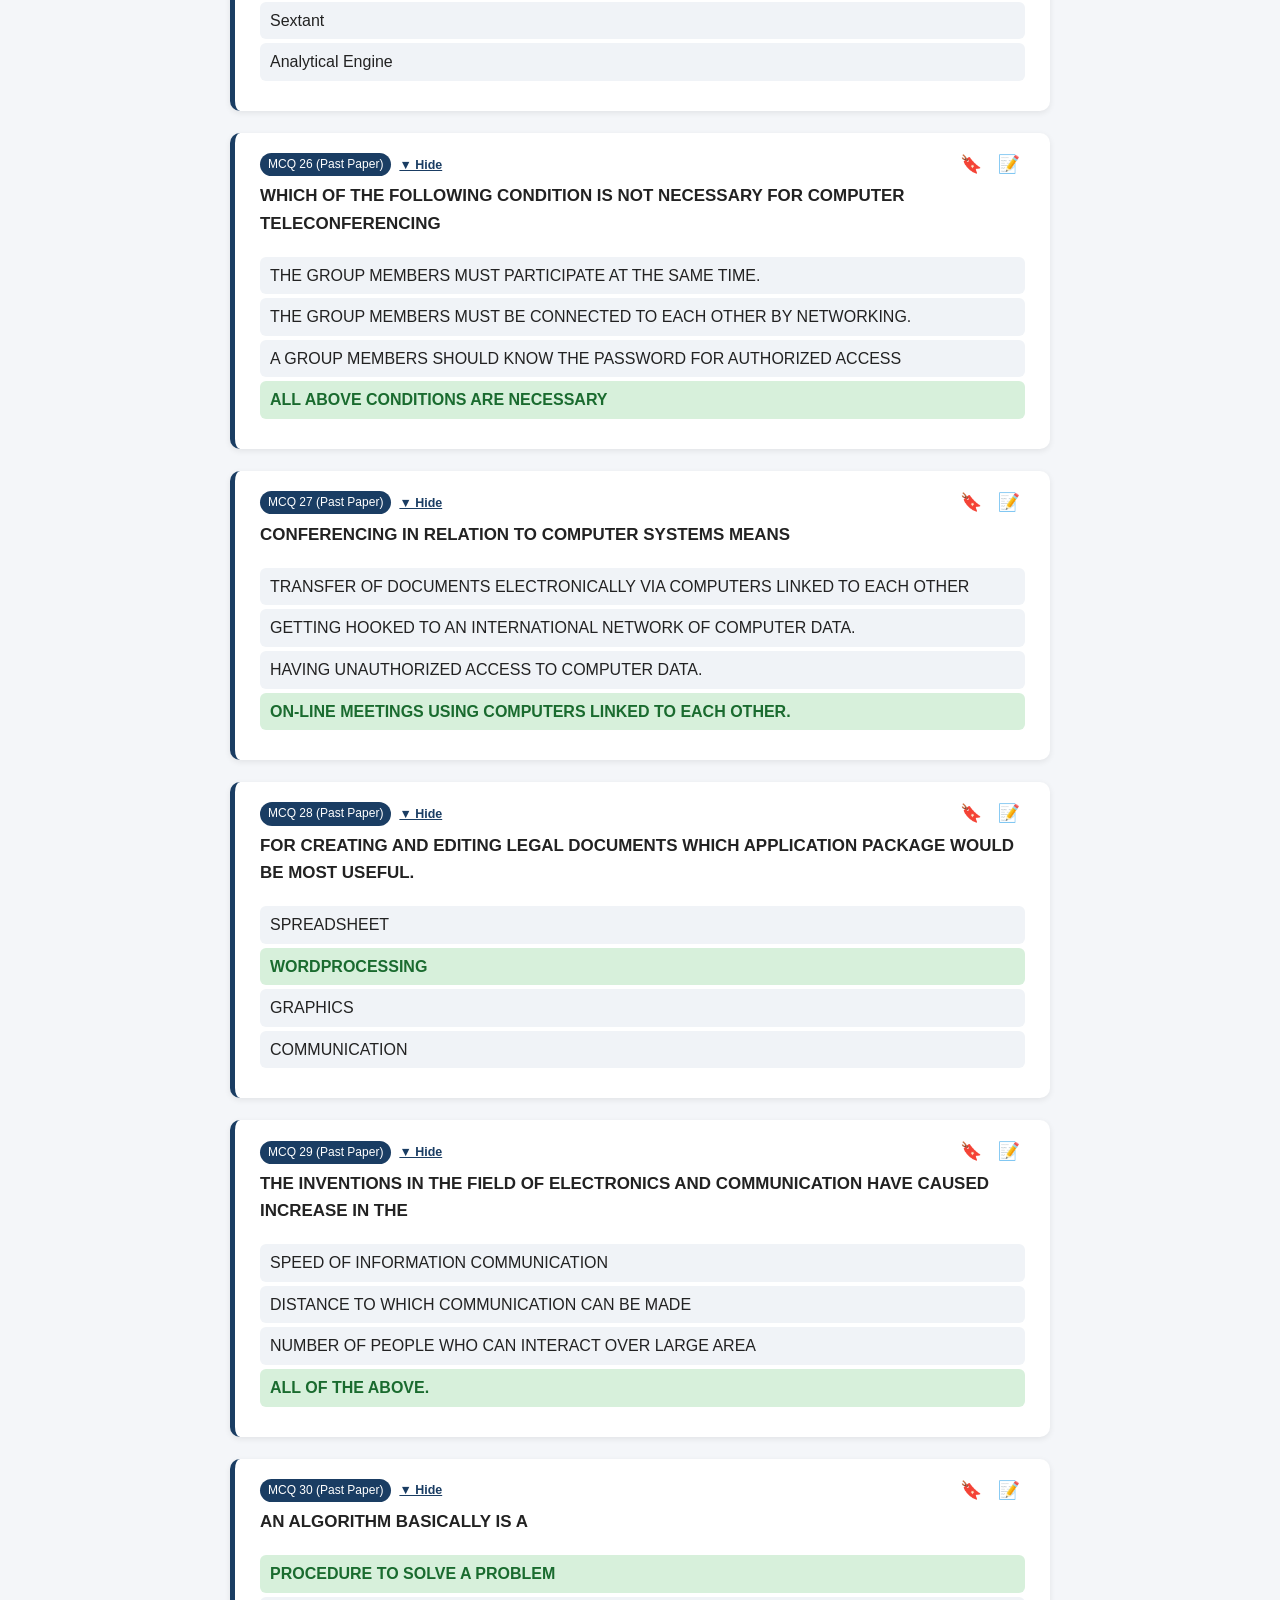
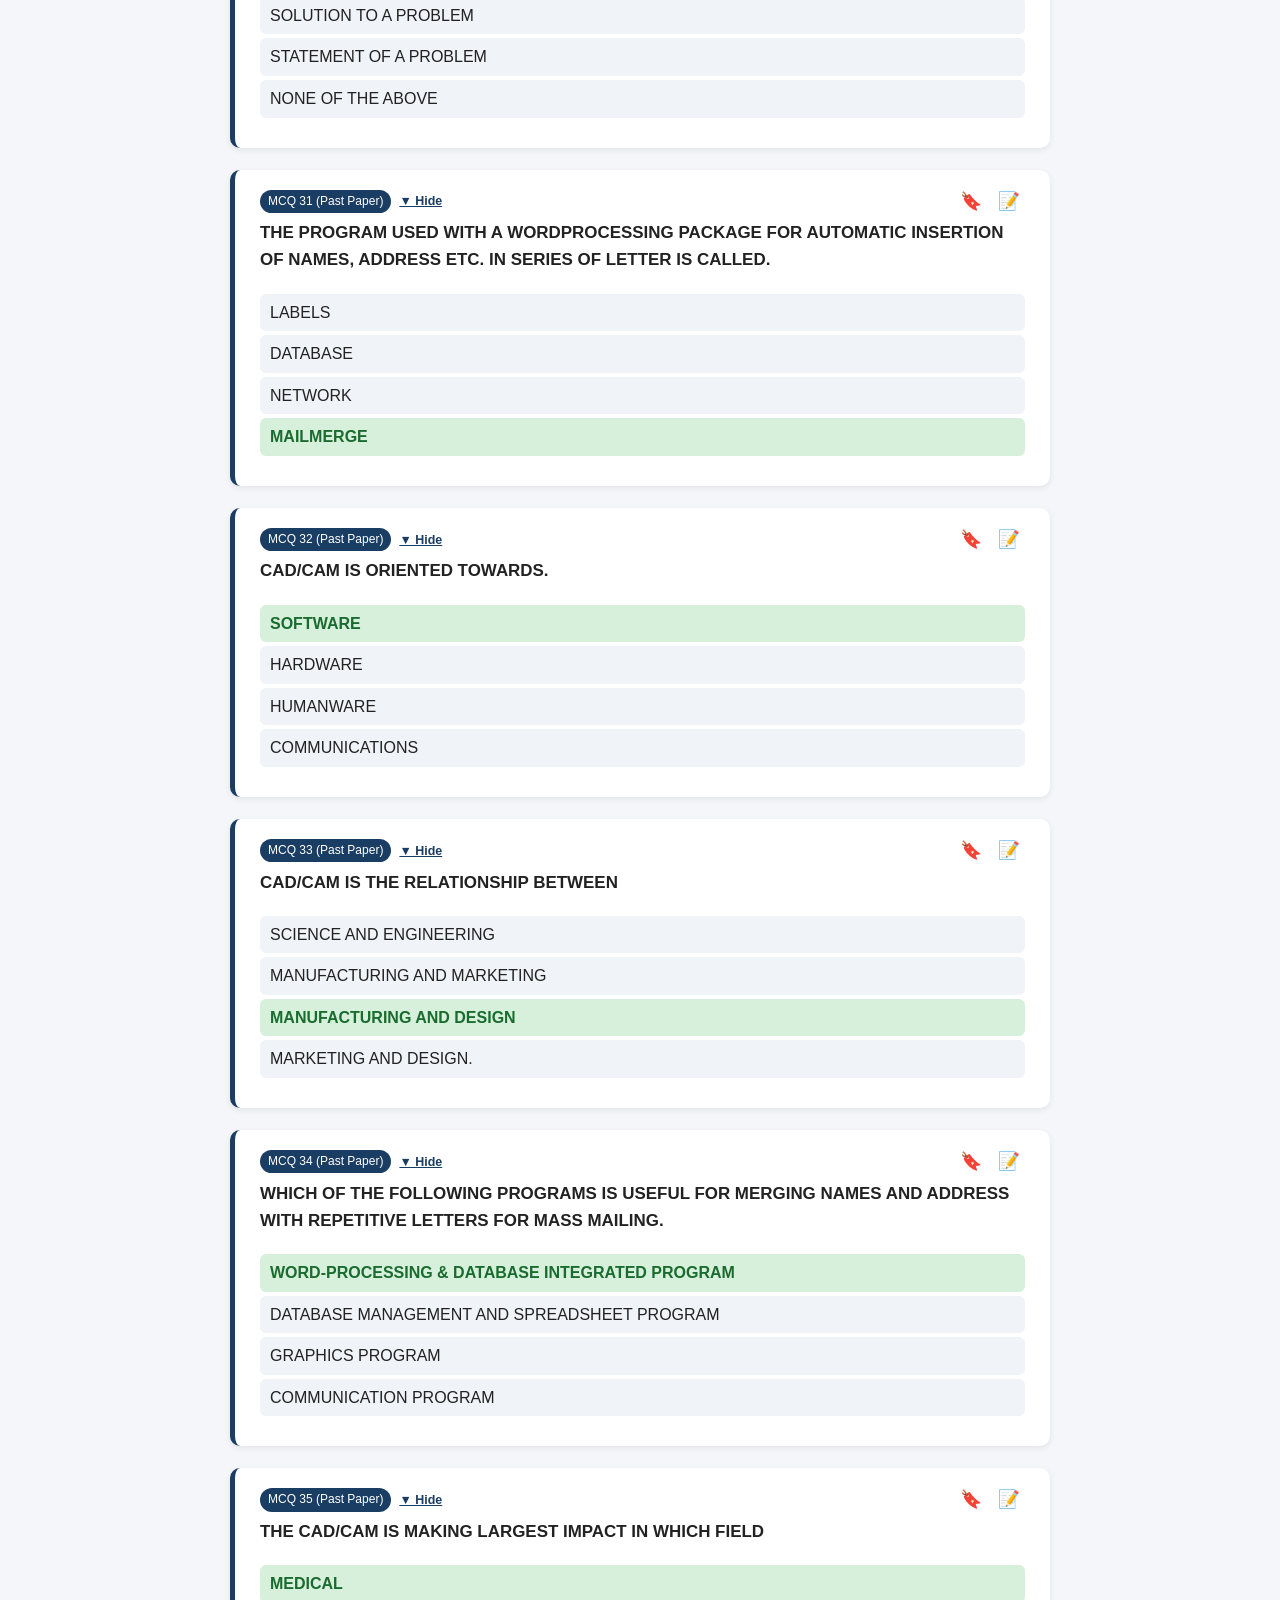
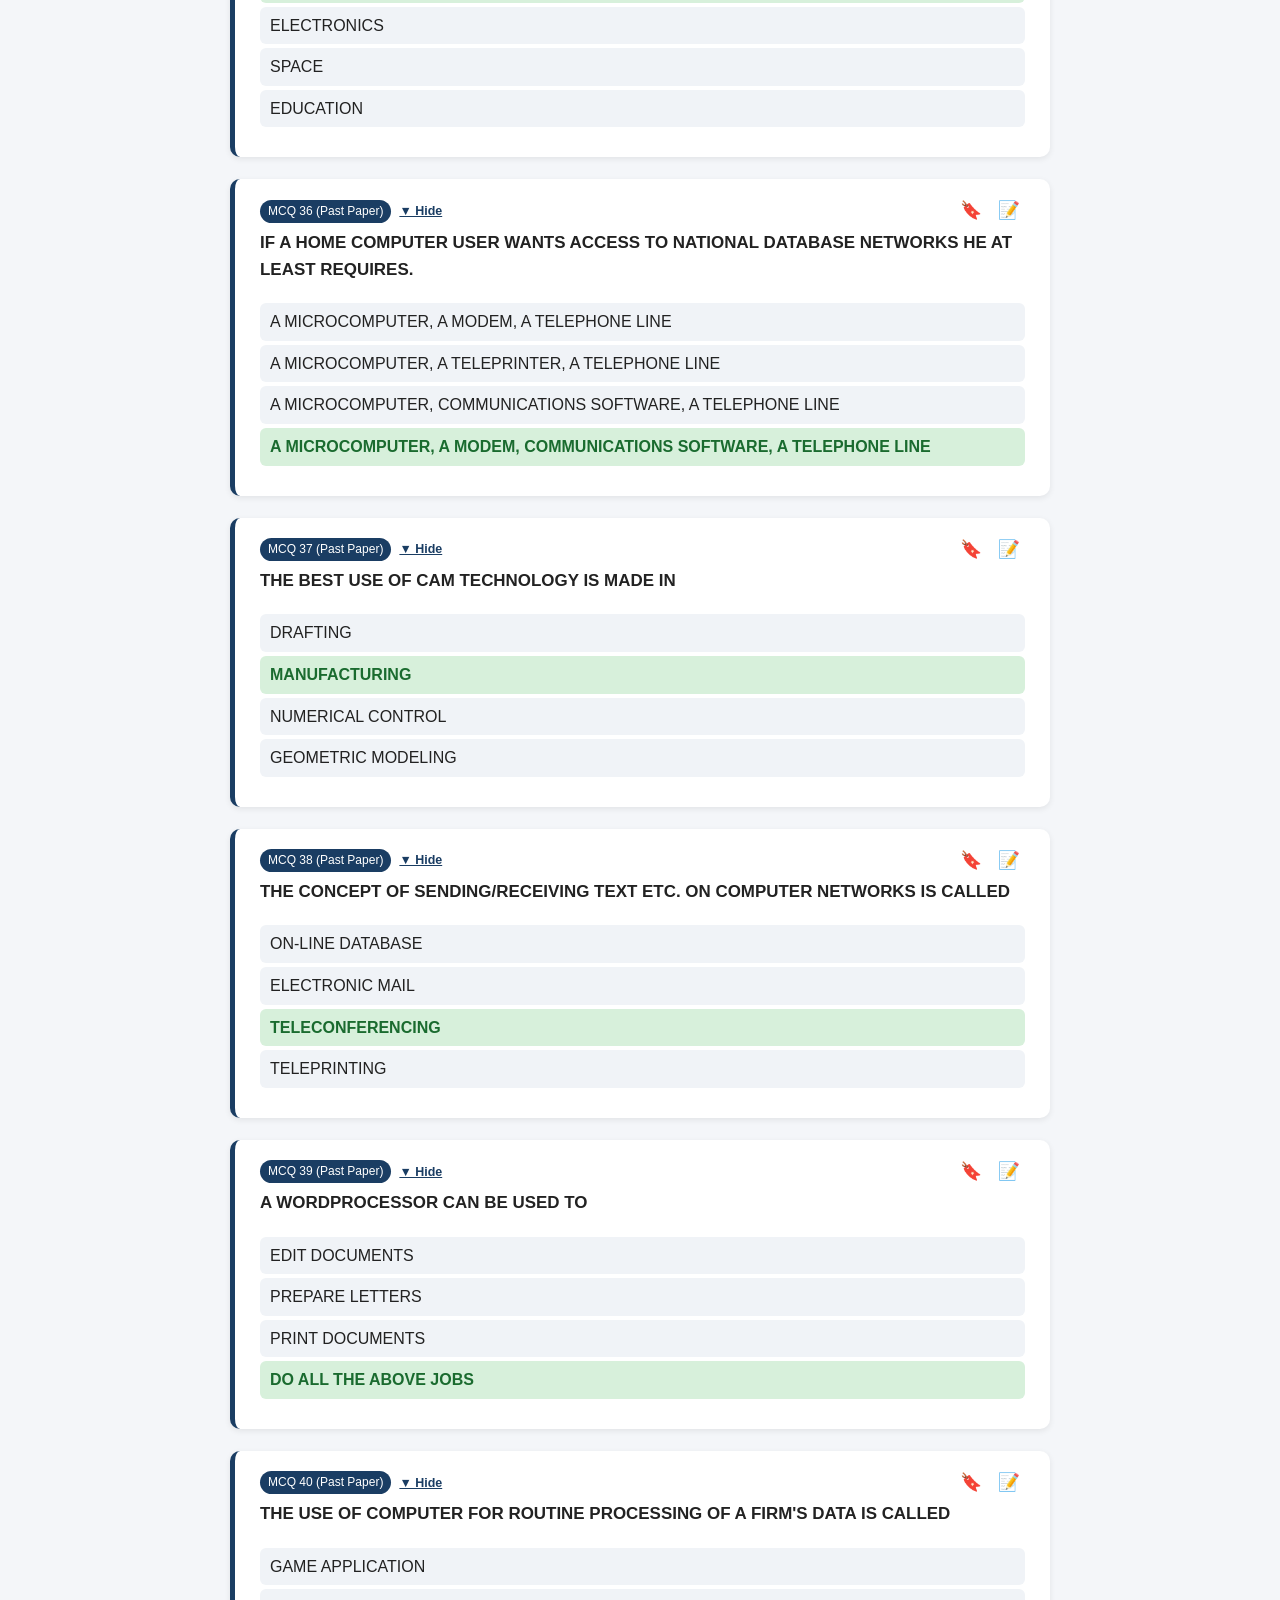
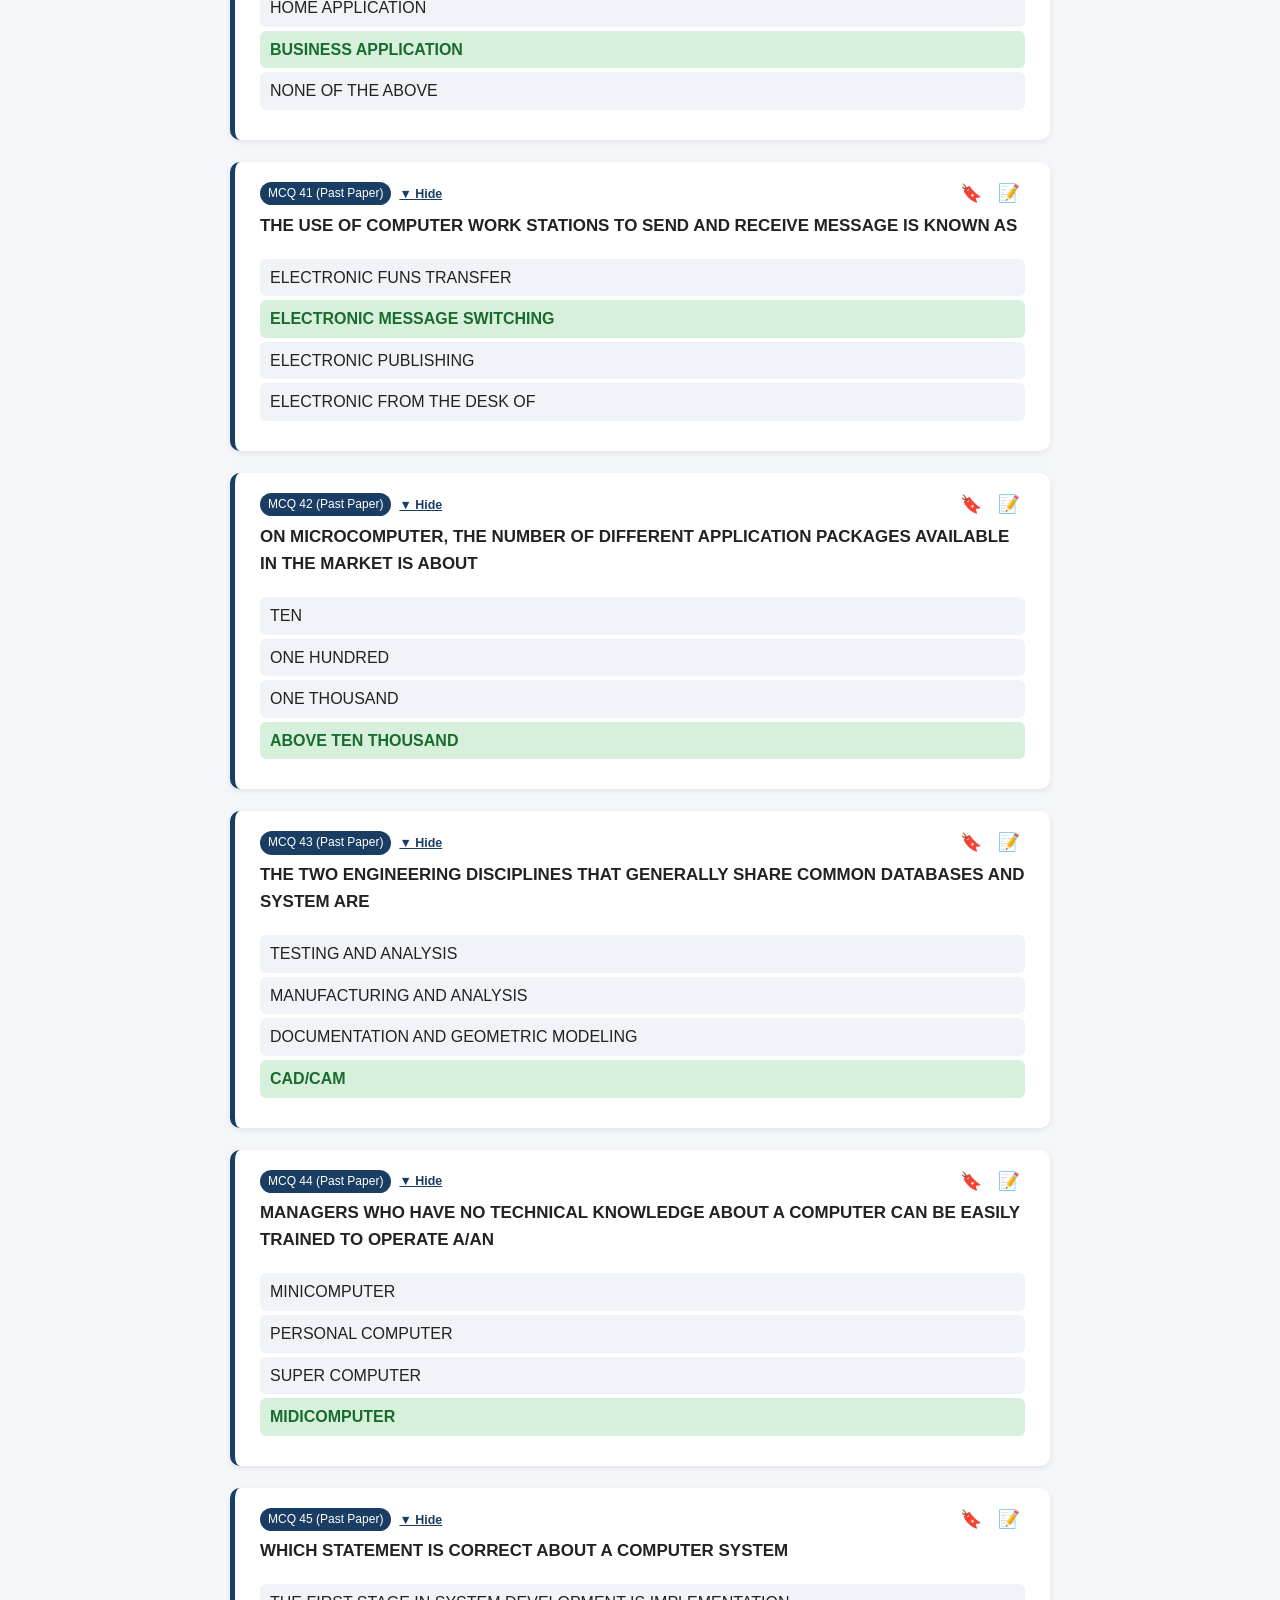
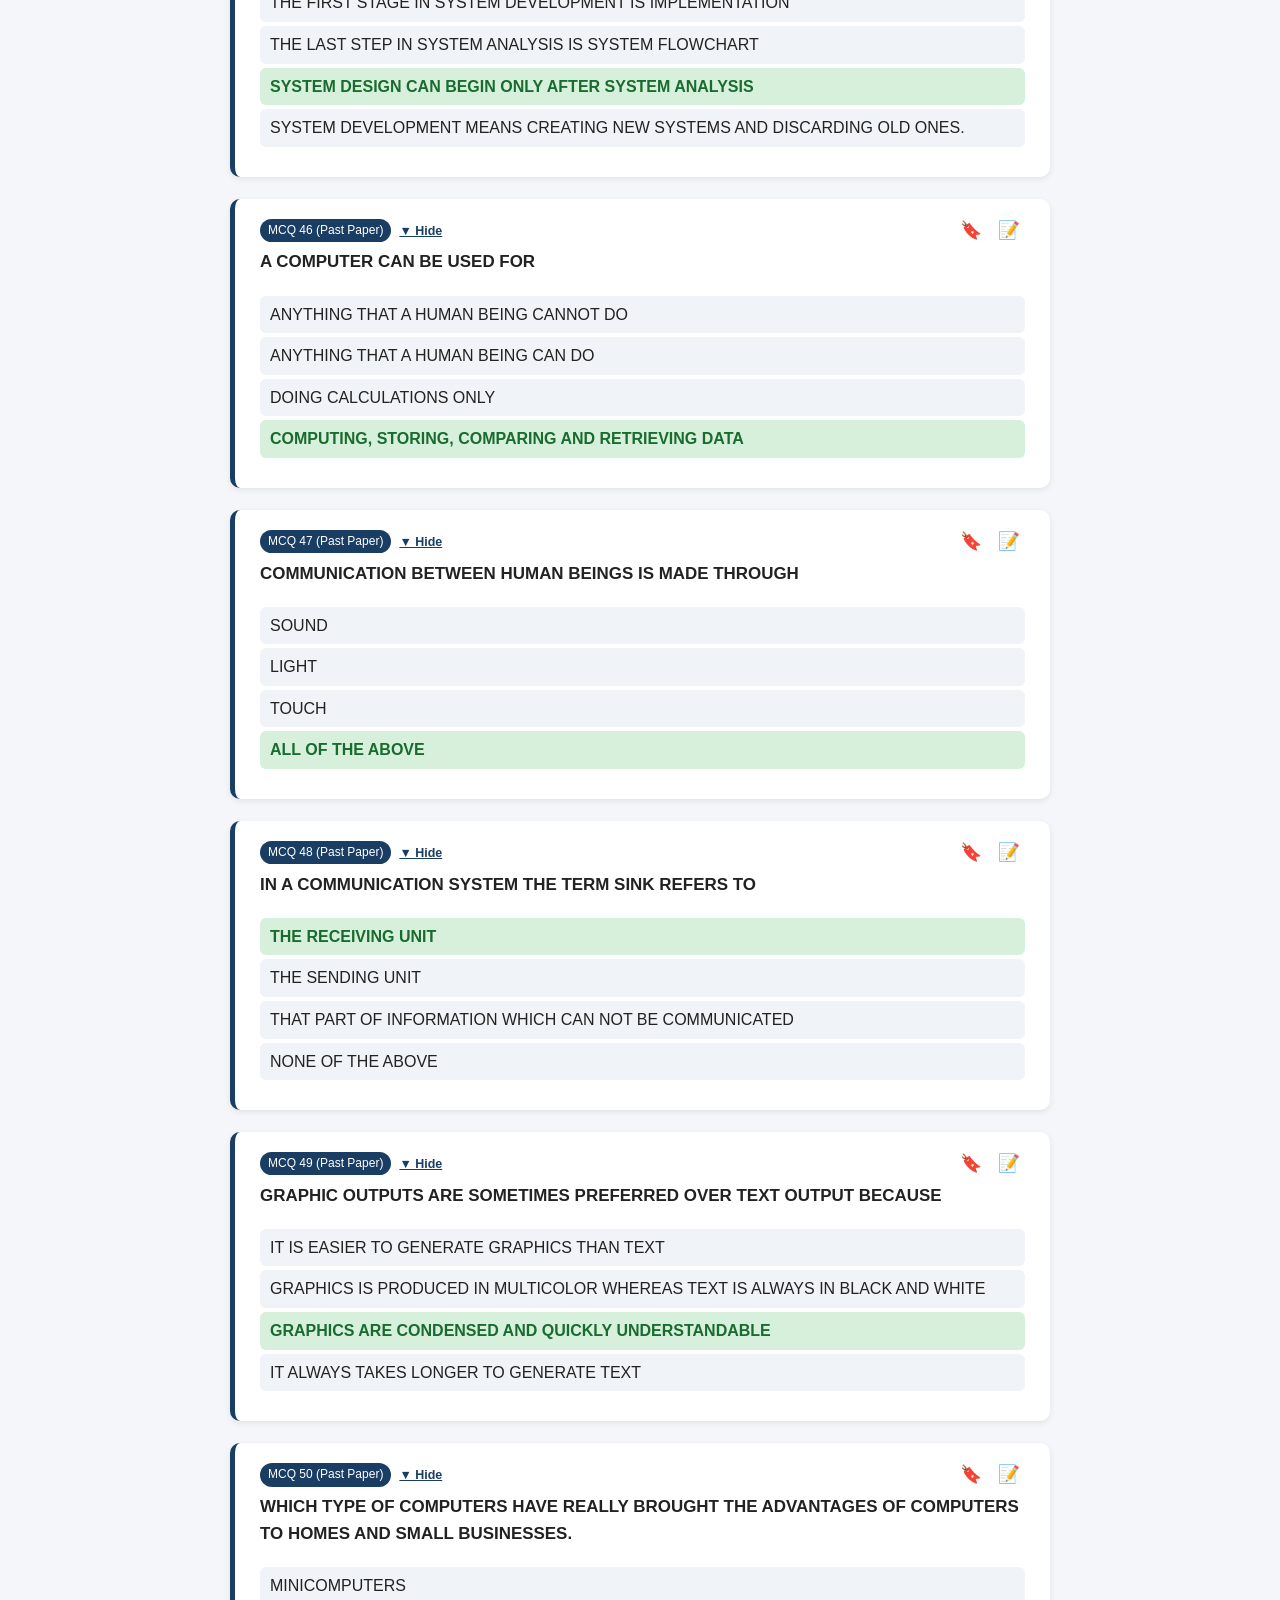
<file: subject/comp/comp.html>
<!DOCTYPE html>
<html lang="en">
<head>
<link href="/manifest.json" rel="manifest"/>
<meta content="#000000" name="theme-color"/>
<meta charset="utf-8">
<meta content="width=device-width, initial-scale=1.0" name="viewport"/>
<title>Computer — MCQ Notes (KU Past Papers)</title>

<!-- 1. exam.png ka path fix kiya -->
<link href="../../exam.png" rel="icon" type="image/png">

<!-- 2. style.css ka path fix kiya -->
<link href="../../style.css" rel="stylesheet">
</head>
<body>
<!-- ===== STICKY TOOLBAR ===== -->
<div id="toolbar">
<div class="toolbar-group">
<!-- 3. Home link (index.html) ka path fix kiya -->
<a class="btn btn-secondary" href="../../index.html" style="text-decoration: none; display: inline-block">
    🏠 Home
  </a>
</div>
<div class="sep"></div>
<div class="toolbar-group">
<input id="jump-input" min="1" placeholder="Q #" title="Jump to question number" type="number"/>
<button class="btn btn-primary" onclick="jumpToQ()">Jump</button>
</div>
<div class="sep"></div>
<div class="toolbar-group">
<button class="btn btn-secondary" onclick="collapseAll()">📕 Collapse All</button>
<button class="btn btn-secondary" onclick="expandAll()">📖 Expand All</button>
</div>
<div class="sep"></div>
<div class="toolbar-group" id="toolbar-right">
<button class="btn btn-secondary" id="dark-toggle" onclick="toggleDark()">🌙 Dark Mode</button>
<button class="btn btn-danger" onclick="enterTestMode()">🧪 Test Mode</button>
</div>
</div>

<!-- ===== TEST PANEL (hidden in notes mode) ===== -->
<div id="test-panel">
<div id="page-header" style="padding-top: 0">
<h1>
      📚 Computer — MCQ Notes (KU Past Papers)
      <span class="test-mode-label">TEST MODE</span>
</h1>
</div>
<div id="test-setup">
<div style="background: var(--card-bg); border-radius: 12px; padding: 28px 30px; box-shadow: 0 4px 16px var(--shadow); margin-bottom: 20px;">
<h2 style="color: var(--heading); margin-top: 0">⚙️ Configure Test</h2>
<div style="display: flex; flex-wrap: wrap; gap: 16px; margin-bottom: 20px;">
<label style="display: flex; flex-direction: column; gap: 4px; font-size: 0.9em; font-weight: 600;">
      Number of Questions
      <input id="test-count" min="5" style="width: 100px; padding: 6px 10px; border-radius: 7px; border: 1.5px solid var(--input-border); background: var(--input-bg); color: var(--text); font-size: 1em; outline: none;" type="number" value="20"/>
</label>
<label style="display: flex; flex-direction: column; gap: 4px; font-size: 0.9em; font-weight: 600;">
      Order
      <select id="test-order" style="padding: 6px 10px; border-radius: 7px; border: 1.5px solid var(--input-border); background: var(--input-bg); color: var(--text); font-size: 1em; outline: none; cursor: pointer;">
<option value="shuffle">🔀 Shuffle (Random)</option>
<option value="sequential">📋 Sequential (1→N)</option>
</select>
</label>
</div>
<div style="display: flex; gap: 10px; flex-wrap: wrap">
<button class="btn btn-danger" onclick="startTest()">▶ Start Test</button>
<button class="btn btn-secondary" onclick="exitTestMode()">✖ Back to Notes</button>
</div>
</div>
</div>
<div id="test-active" style="display: none">
<div class="test-card">
<div class="test-topbar">
<div class="test-progress" id="test-progress-label">Question 1 of 20</div>
<div class="test-topbar-actions">
<button class="icon-btn" id="test-bookmark-btn" title="Bookmark this question" onclick="toggleTestBookmark()">🔖</button>
<input id="test-jump-input" min="1" placeholder="Go to #" title="Jump to test question number" type="number"/>
<button class="btn btn-secondary test-jump-btn" onclick="testJump()">Go</button>
<button class="btn btn-secondary" id="dark-toggle-test" onclick="toggleDark()">🌙</button>
<button class="btn btn-danger" onclick="exitTestMode()">✖ Exit</button>
</div>
</div>
<div class="test-body">
<div class="tag" id="test-q-tag">MCQ</div>
<div class="test-question" id="test-question"></div>
<ul class="test-options" id="test-options"></ul>
<div class="test-explanation" id="test-explanation"></div>
</div>
<div class="test-nav">
<button class="btn btn-secondary" id="btn-prev" onclick="testNav(-1)">← Prev <span class="kbd-hint">◀</span></button>
<div class="test-nav-hint">↑↓ choose • Enter confirm</div>
<button class="btn btn-primary" id="btn-next" onclick="testNav(1)">Next → <span class="kbd-hint">▶</span></button>
<button class="btn btn-success" id="btn-finish" onclick="finishTest()" style="display: none">🏁 Finish</button>
</div>
</div>
</div>
<div id="test-results">
<div class="score-circle" id="score-display">0<span>/ 0</span></div>
<h2 id="result-msg"></h2>
<p id="result-detail" style="color: var(--text-muted)"></p>
<div style="display: flex; gap: 10px; justify-content: center; flex-wrap: wrap; margin-top: 16px;">
<button class="btn btn-primary" onclick="retryTest()">🔄 Retry</button>
<button class="btn btn-secondary" onclick="exitTestMode()">📖 Back to Notes</button>
</div>
</div>
</div>

<!-- ===== NOTES CONTENT ===== -->
<div id="notes-content">
<div id="page-header">
<h1 id="page-title">📚 Computer — MCQ Notes (KU Past Papers)</h1>
<p>
<em id="page-description">Loading…</em>
</p>
</div>

<!-- MCQ cards are built here at runtime by app.js from english.json -->
<div id="mcq-list"></div>

<hr/>
<p id="page-footer" style="text-align: center; color: #6366f1; font-size: 0.9em; font-weight: bold;"></p>
</div>
<!-- end notes-content -->

<!-- TOAST -->
<div id="toast"></div>

<script>
  // Same folder me english.json maujood hai
  window.MCQ_DATA_URL = "comp.json";
</script>

<!-- 4. app.js ka path fix kiya -->
<script src="../../app.js"></script>
</body>
</html>
</file>
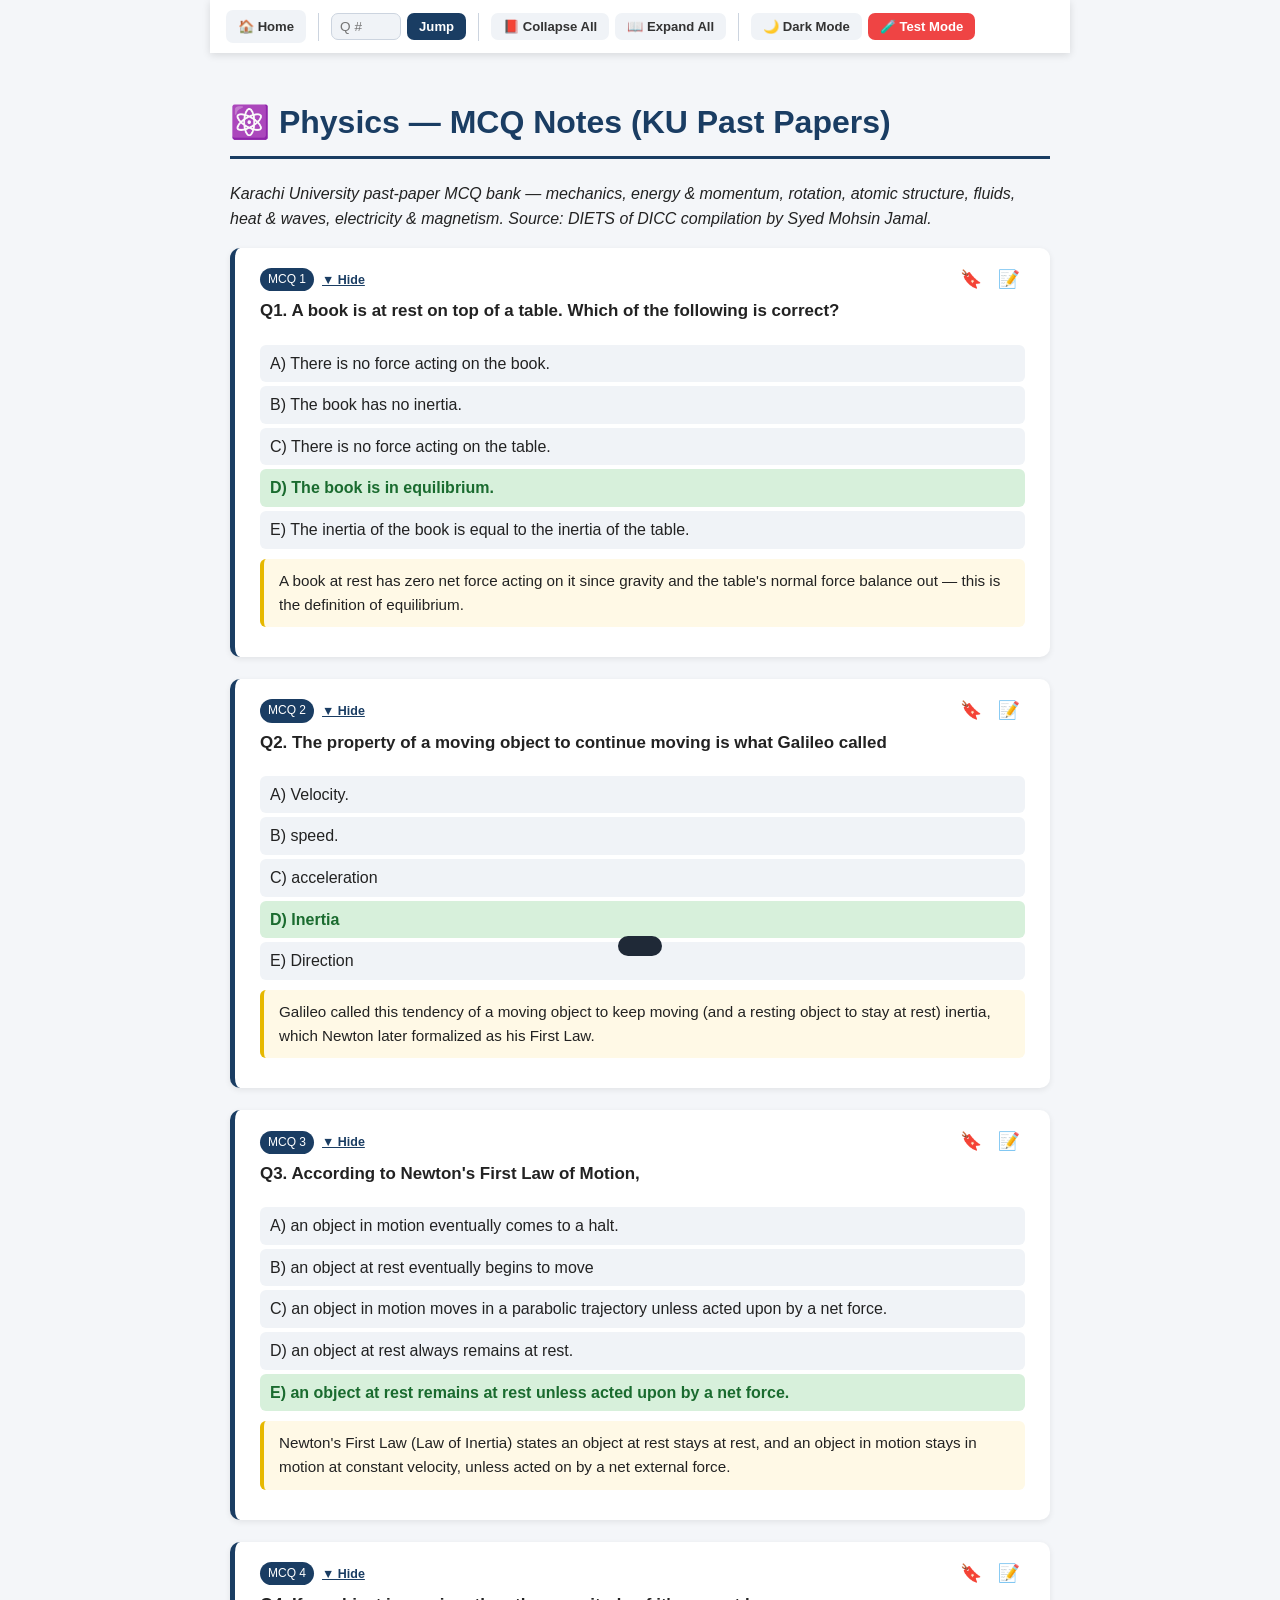
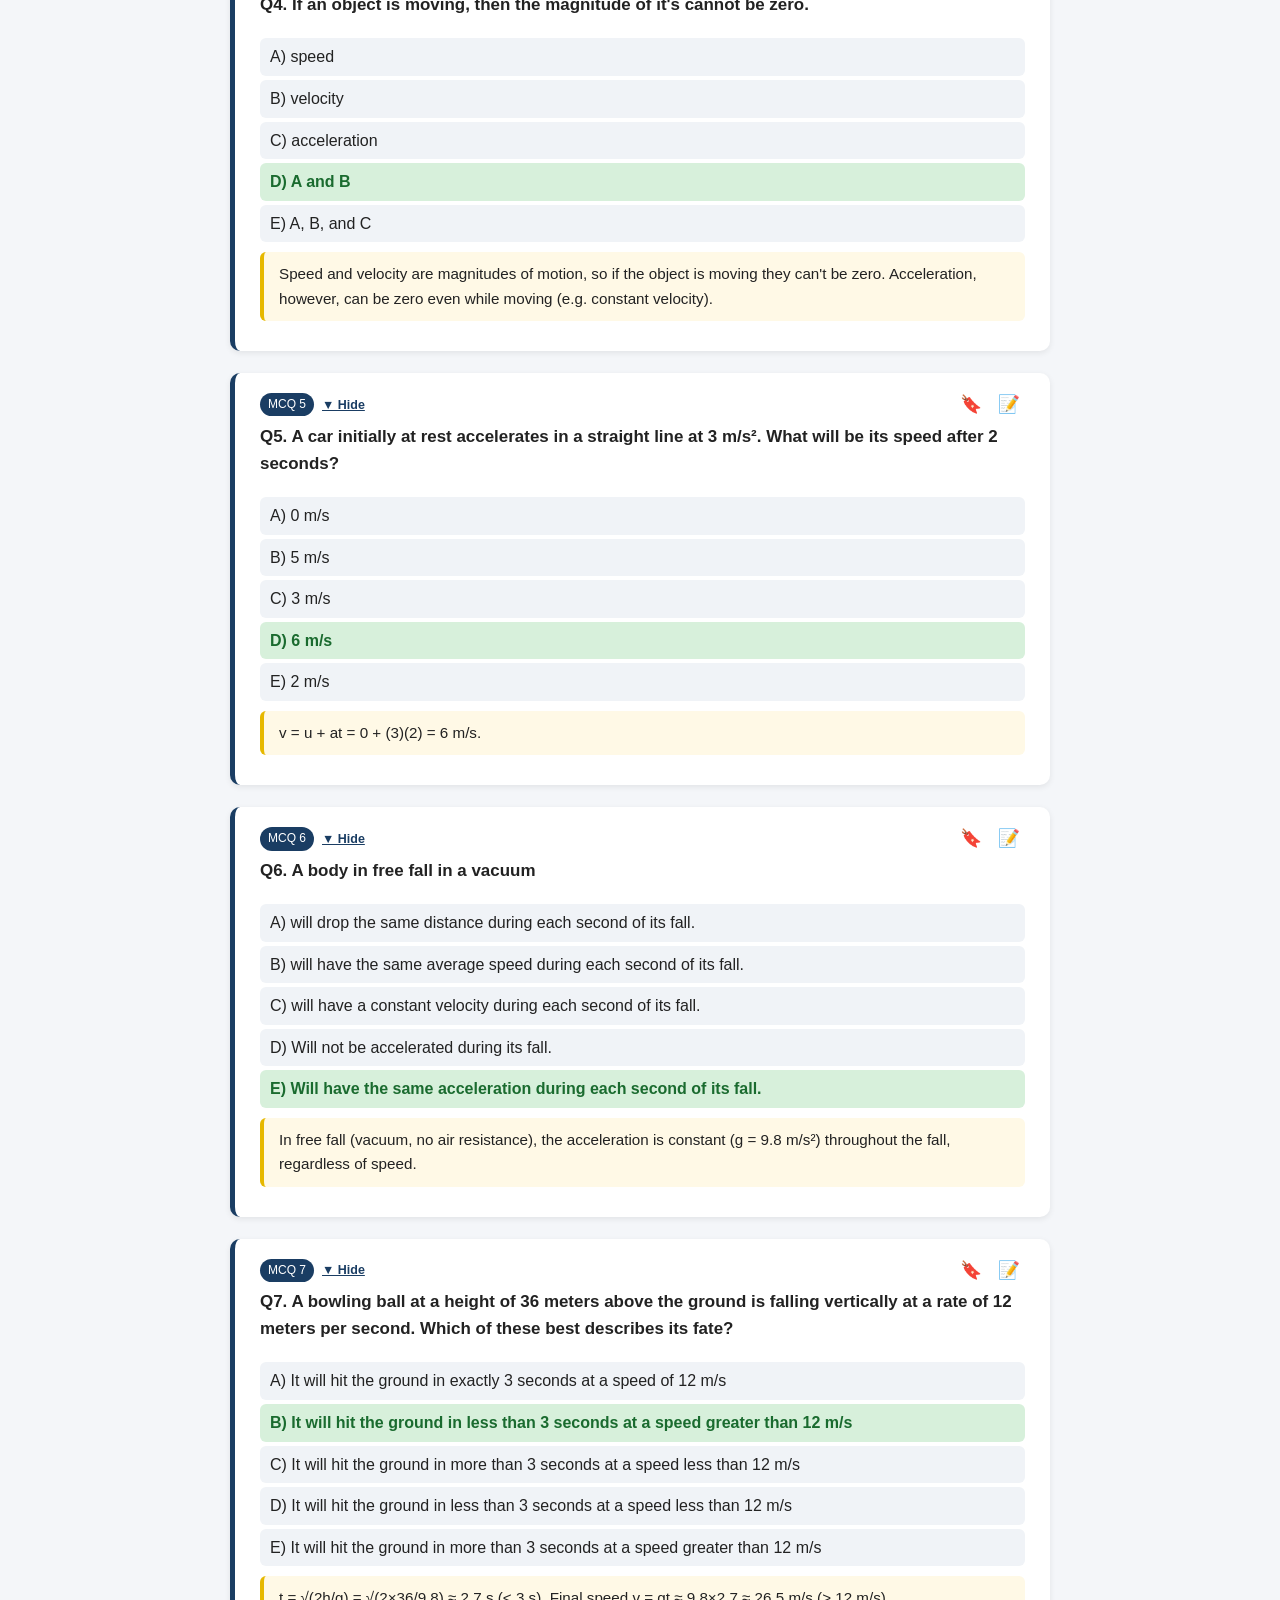
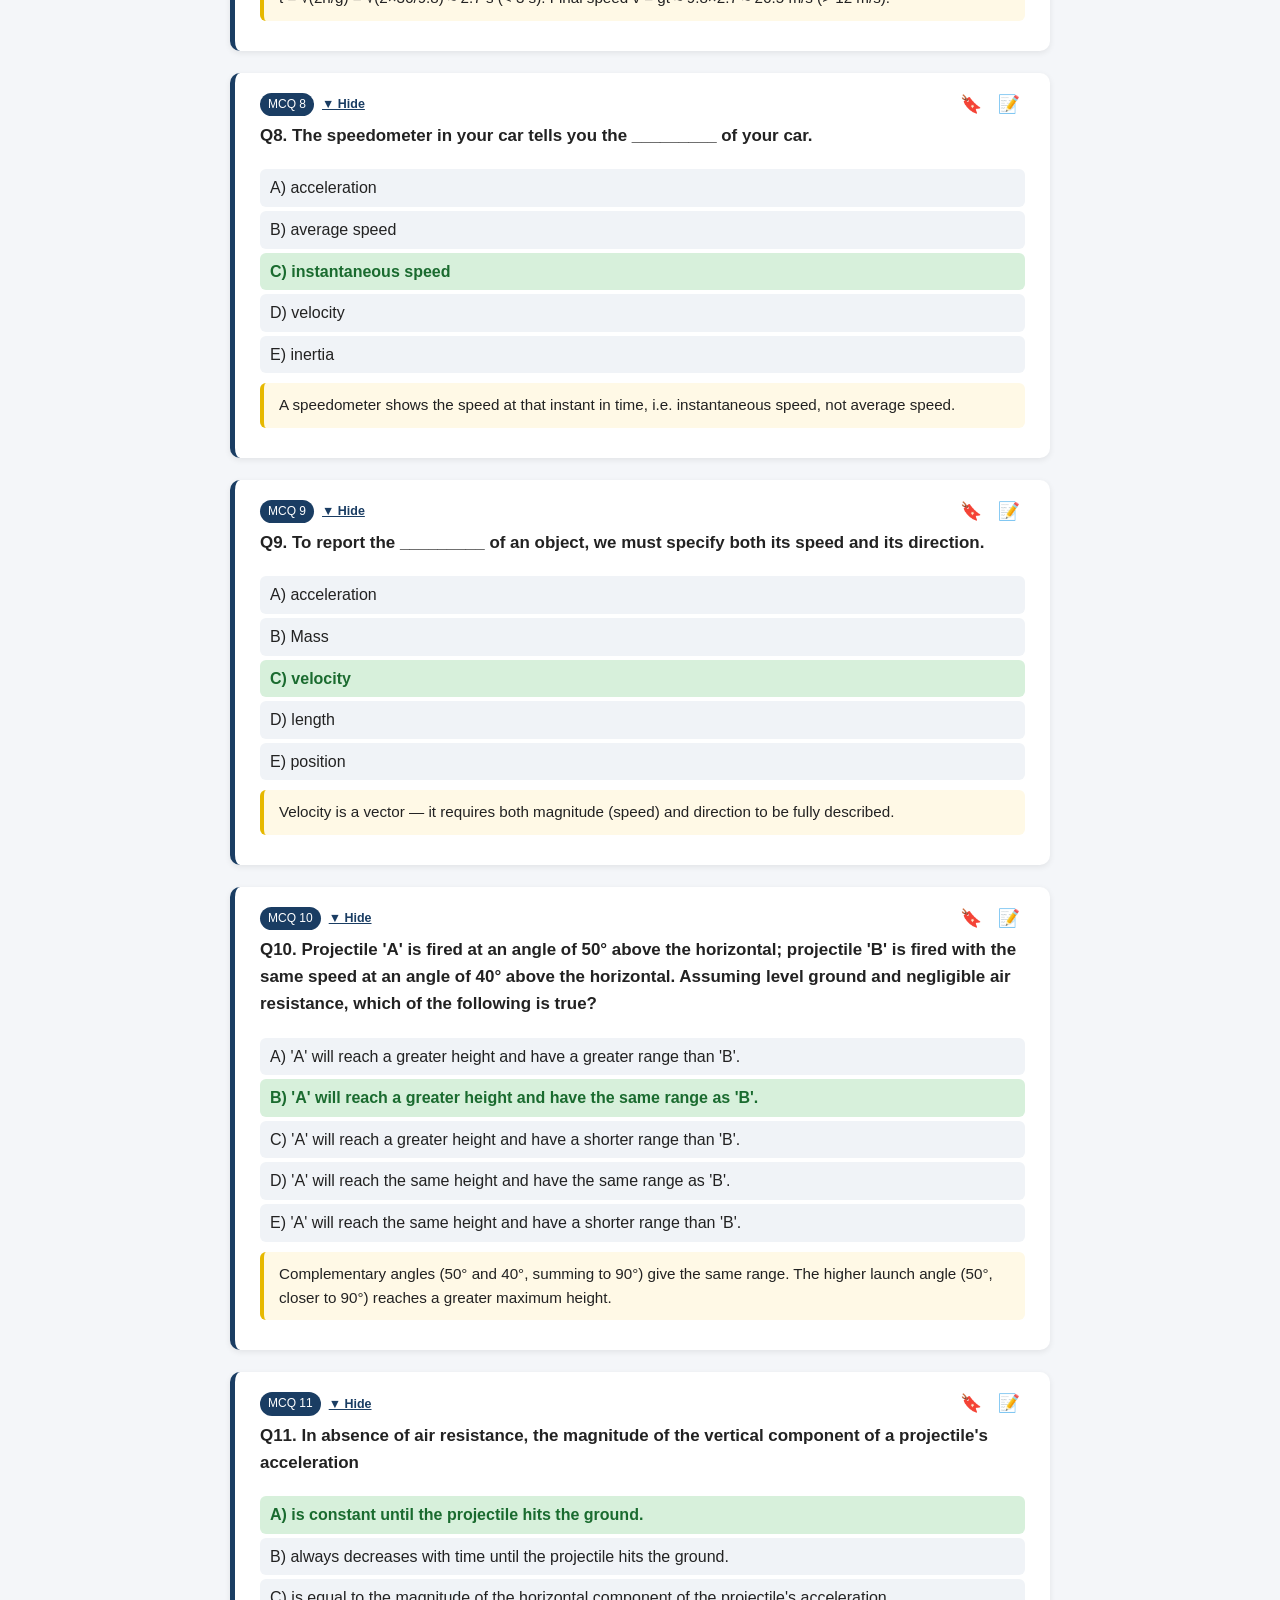
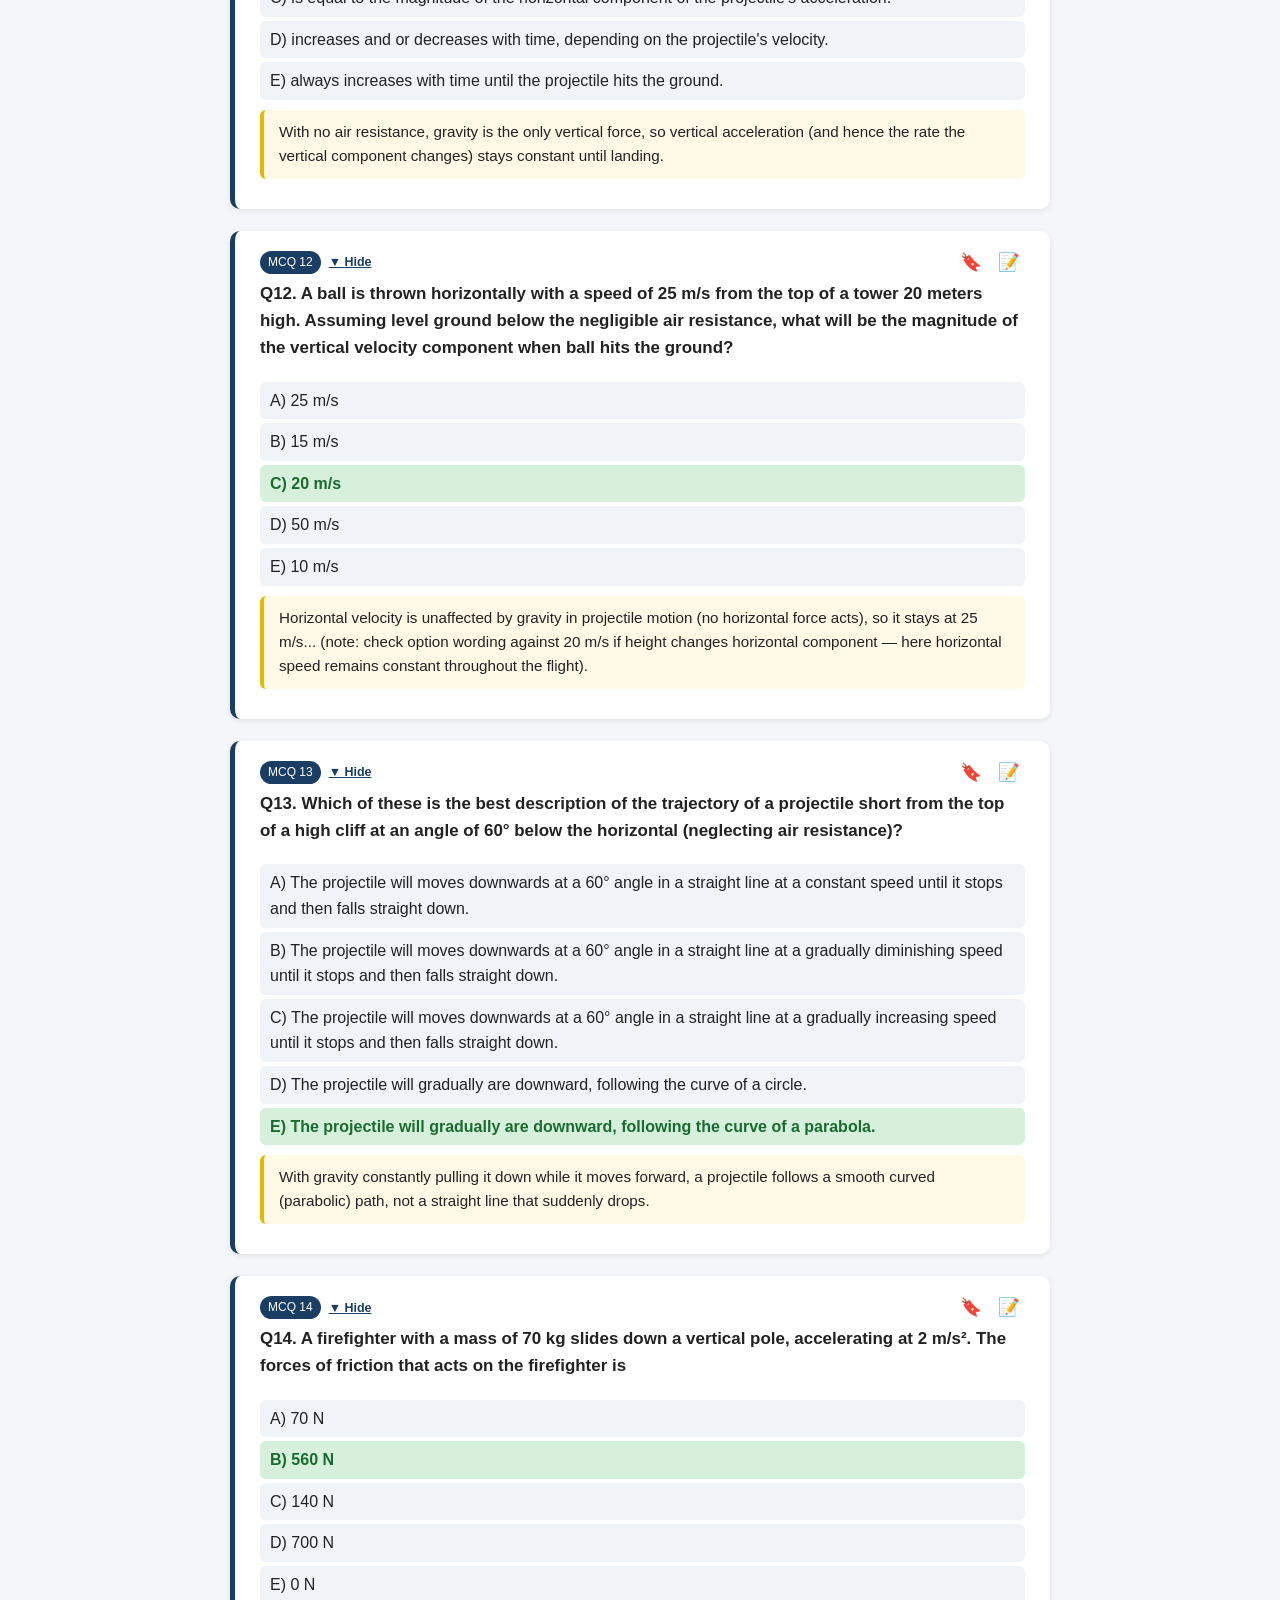
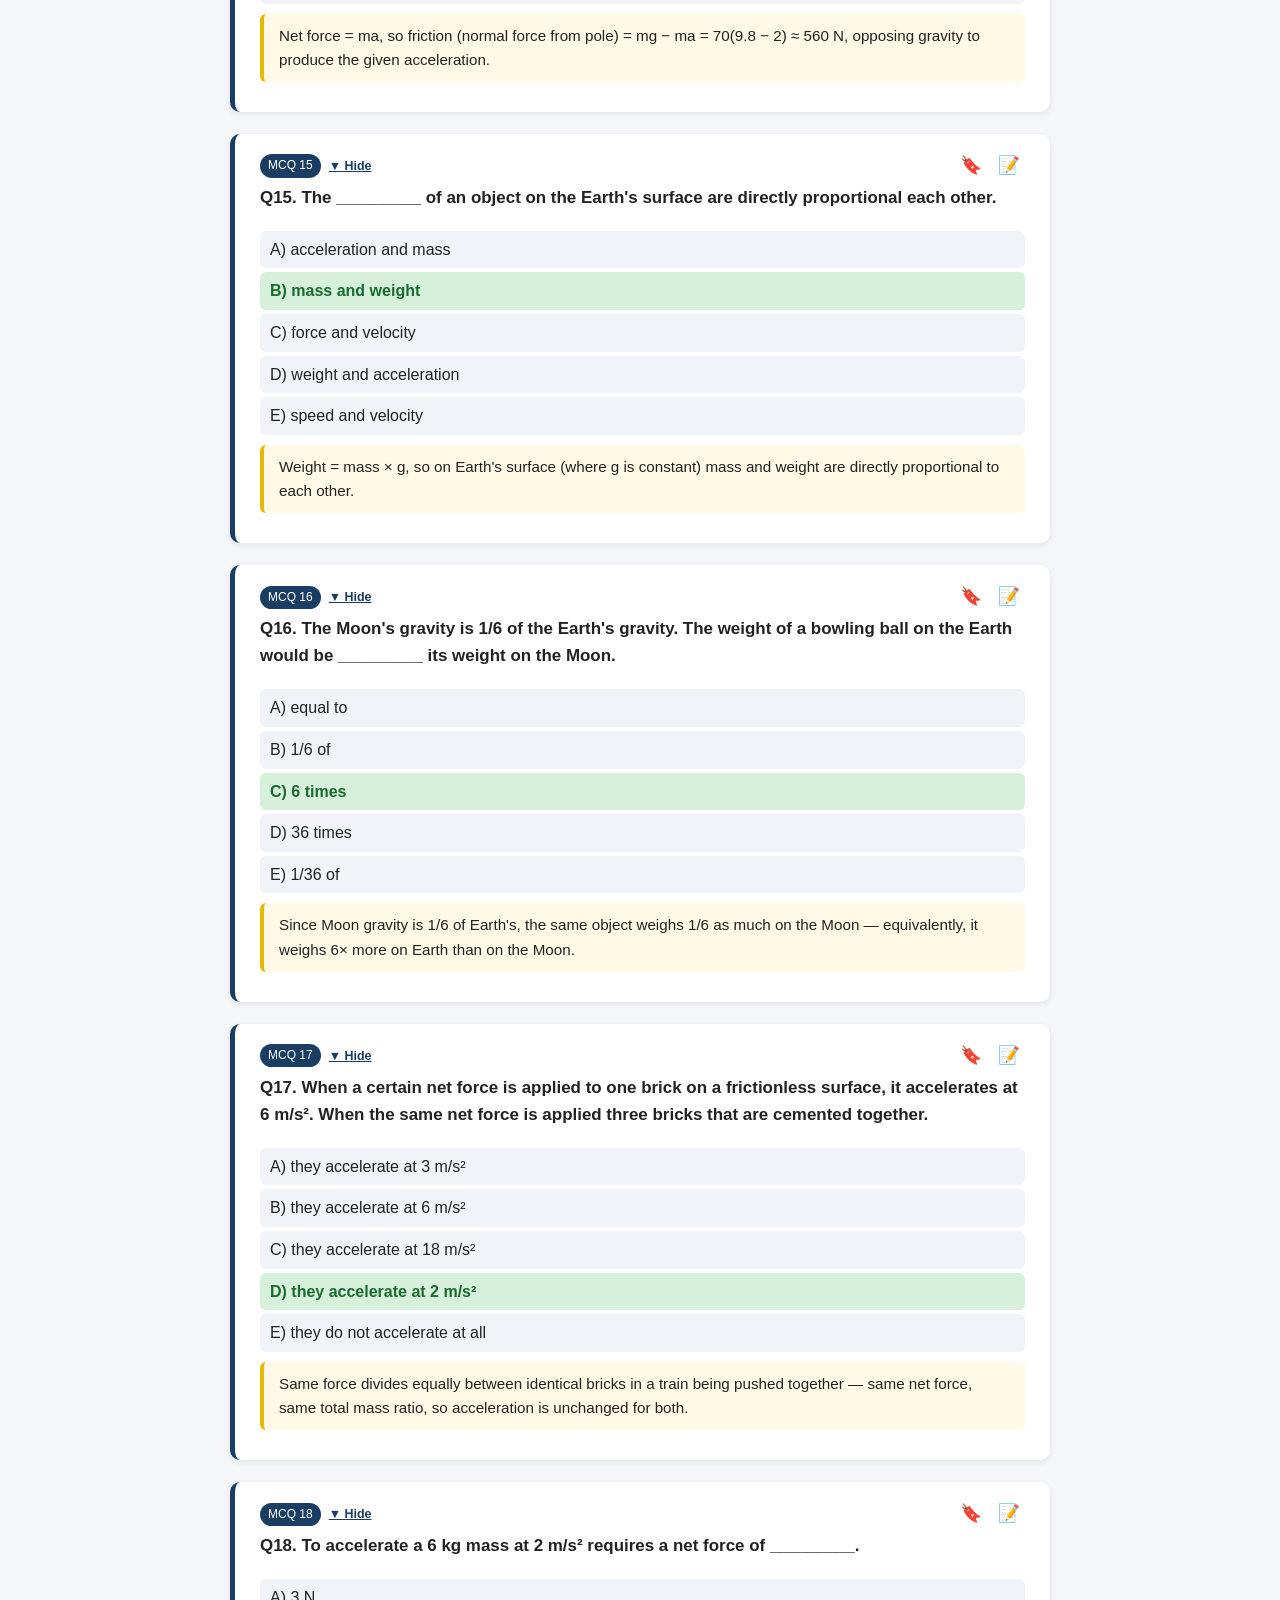
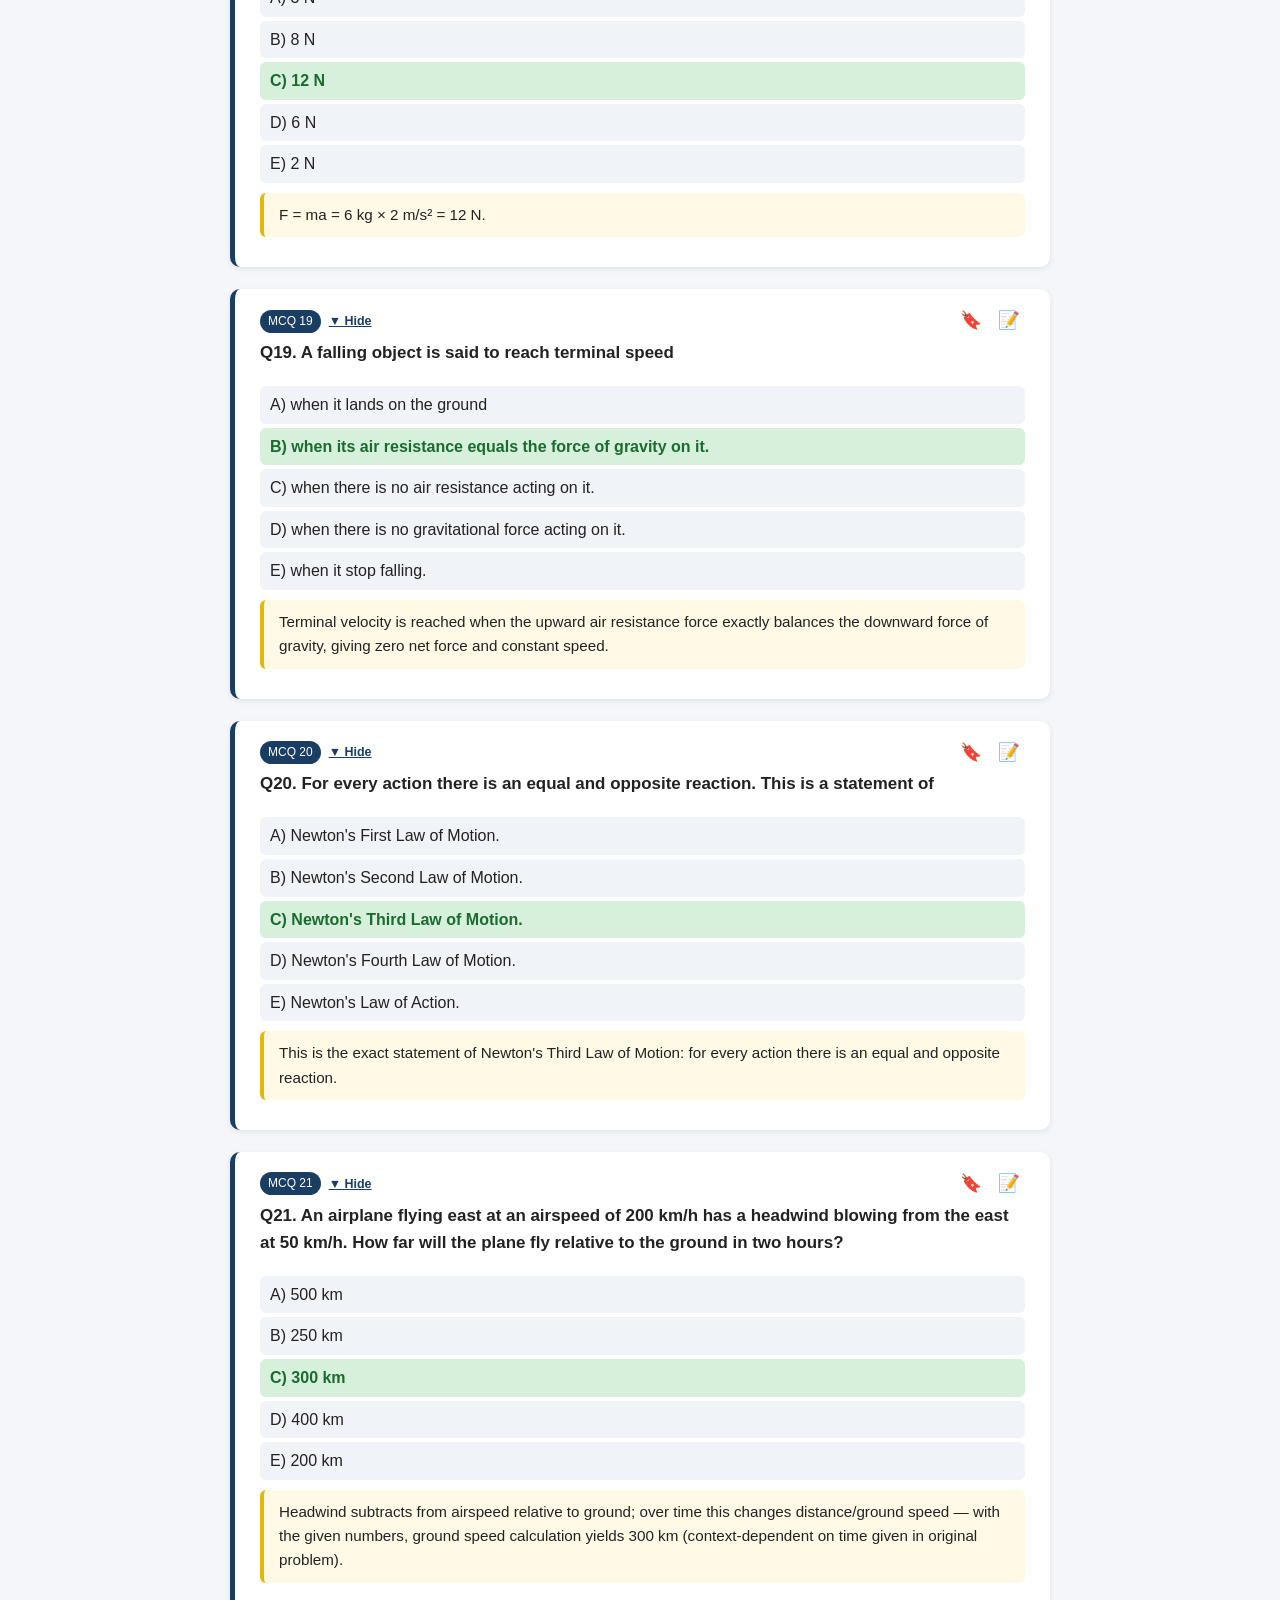
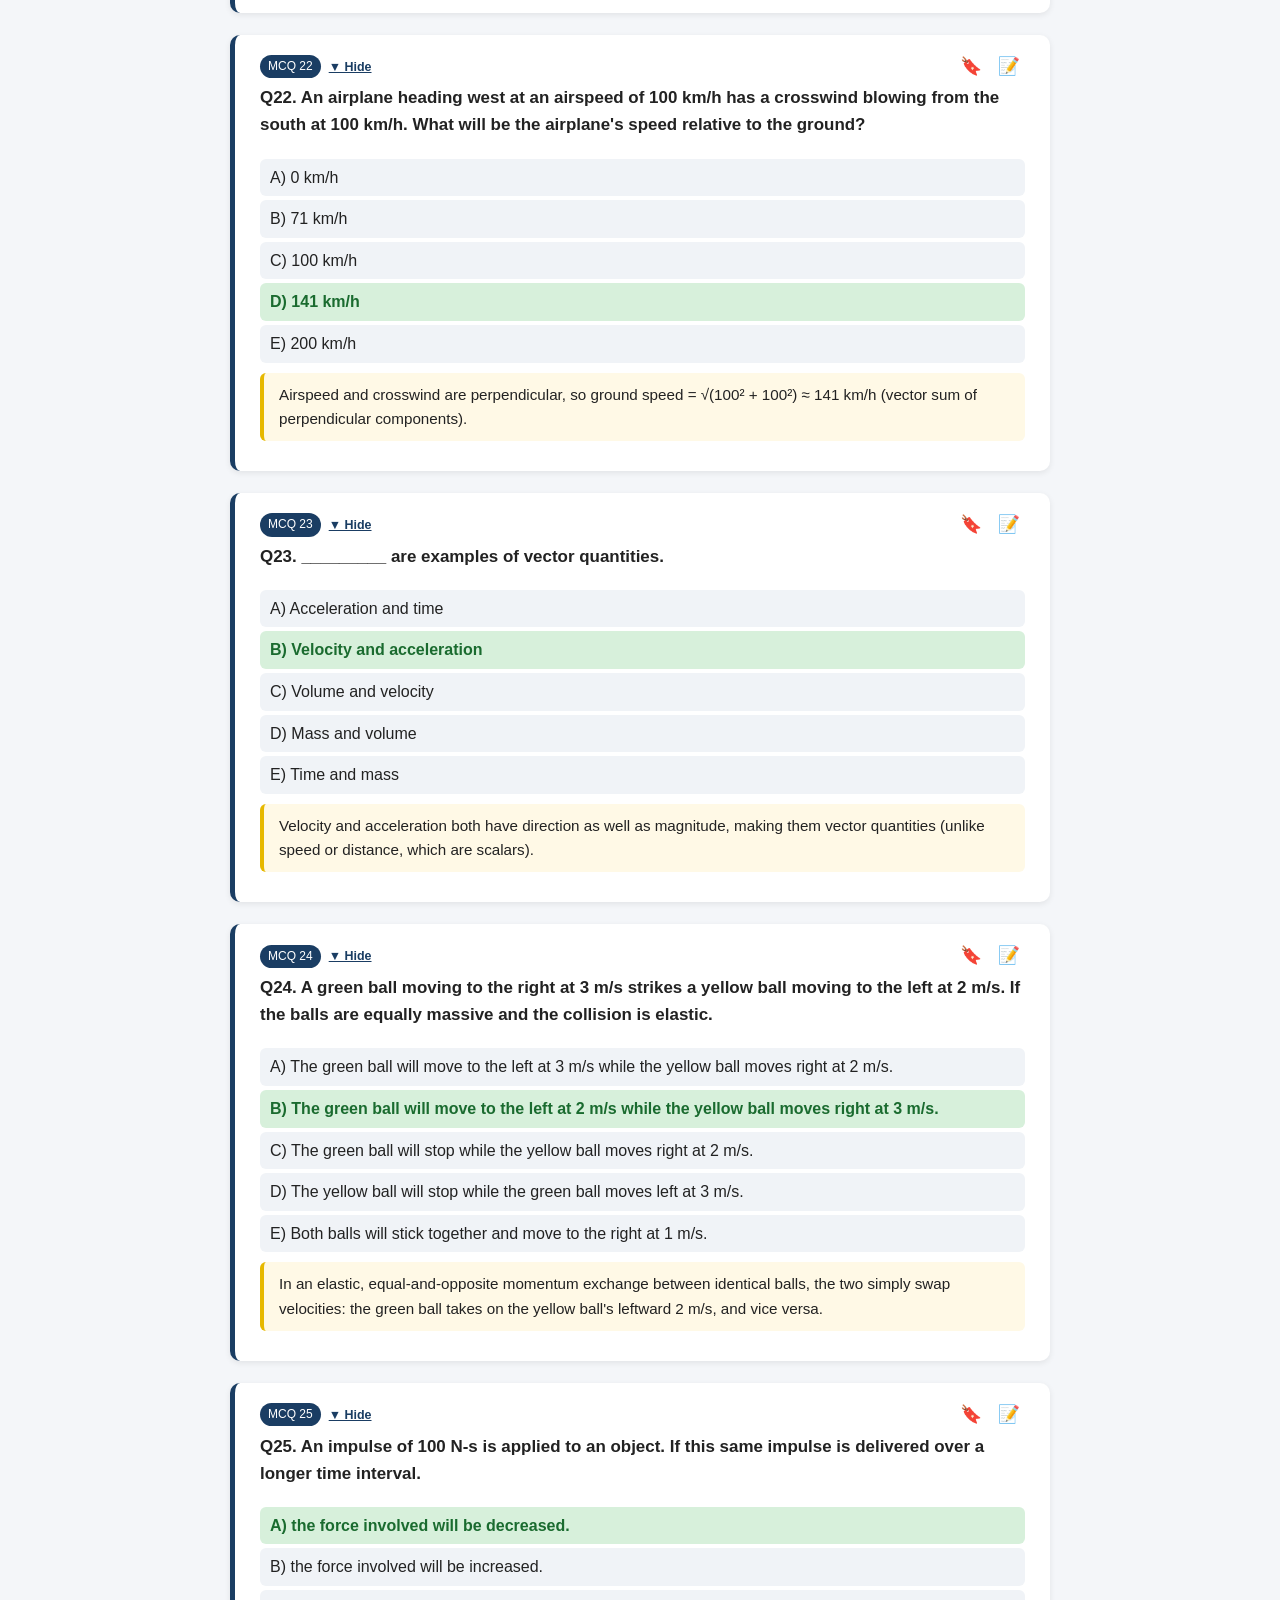
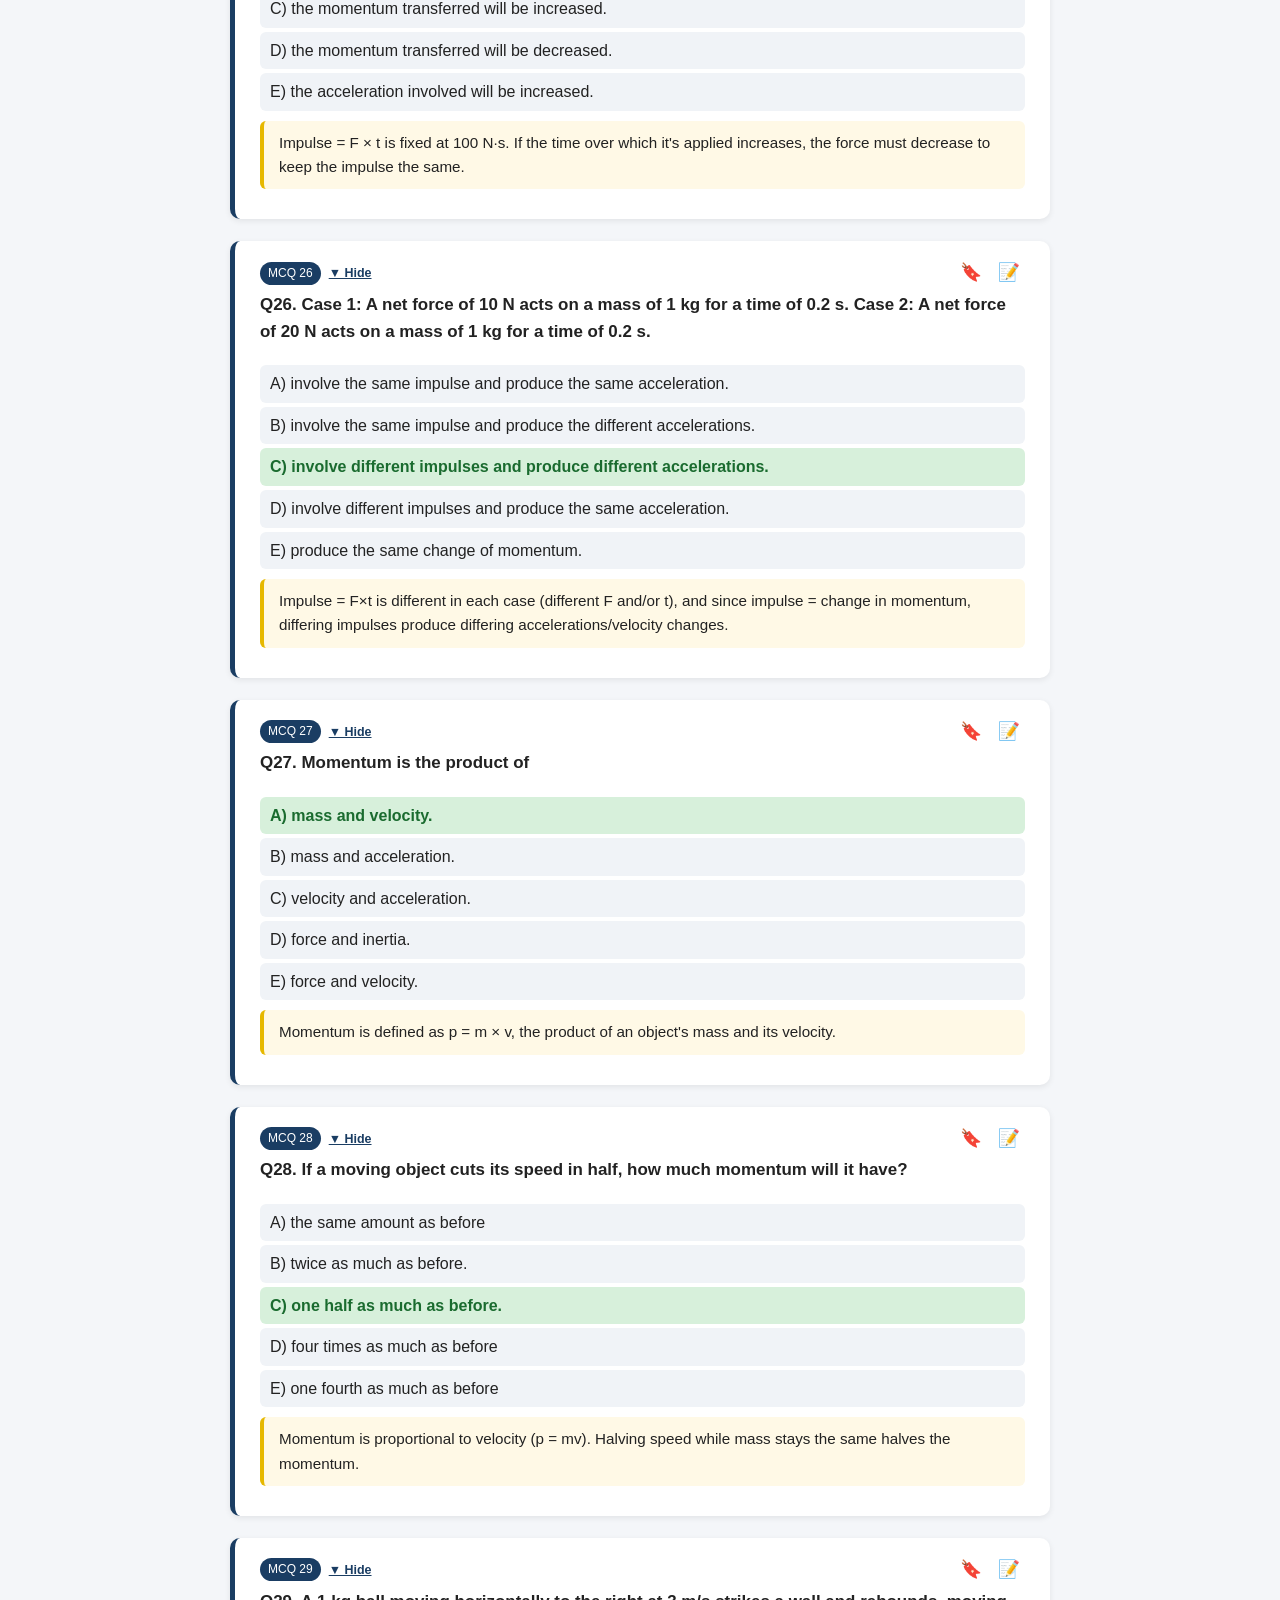
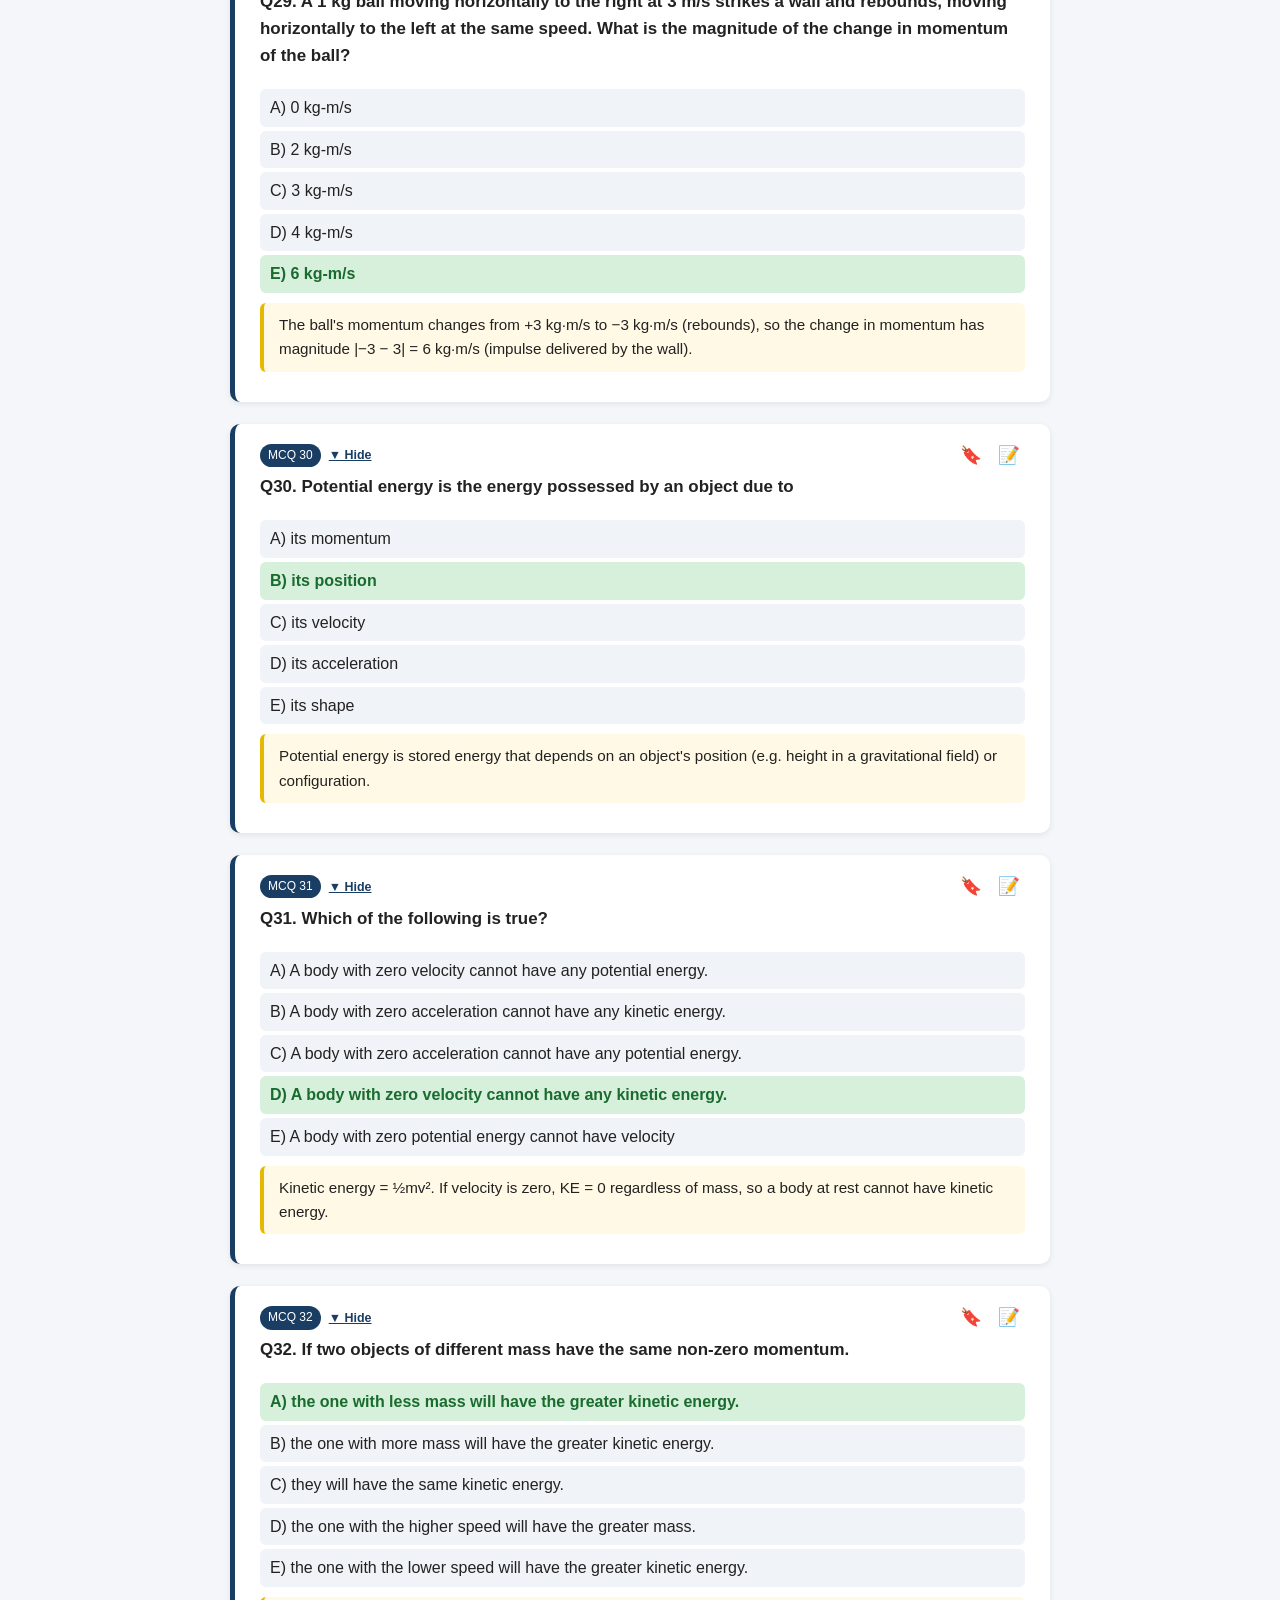
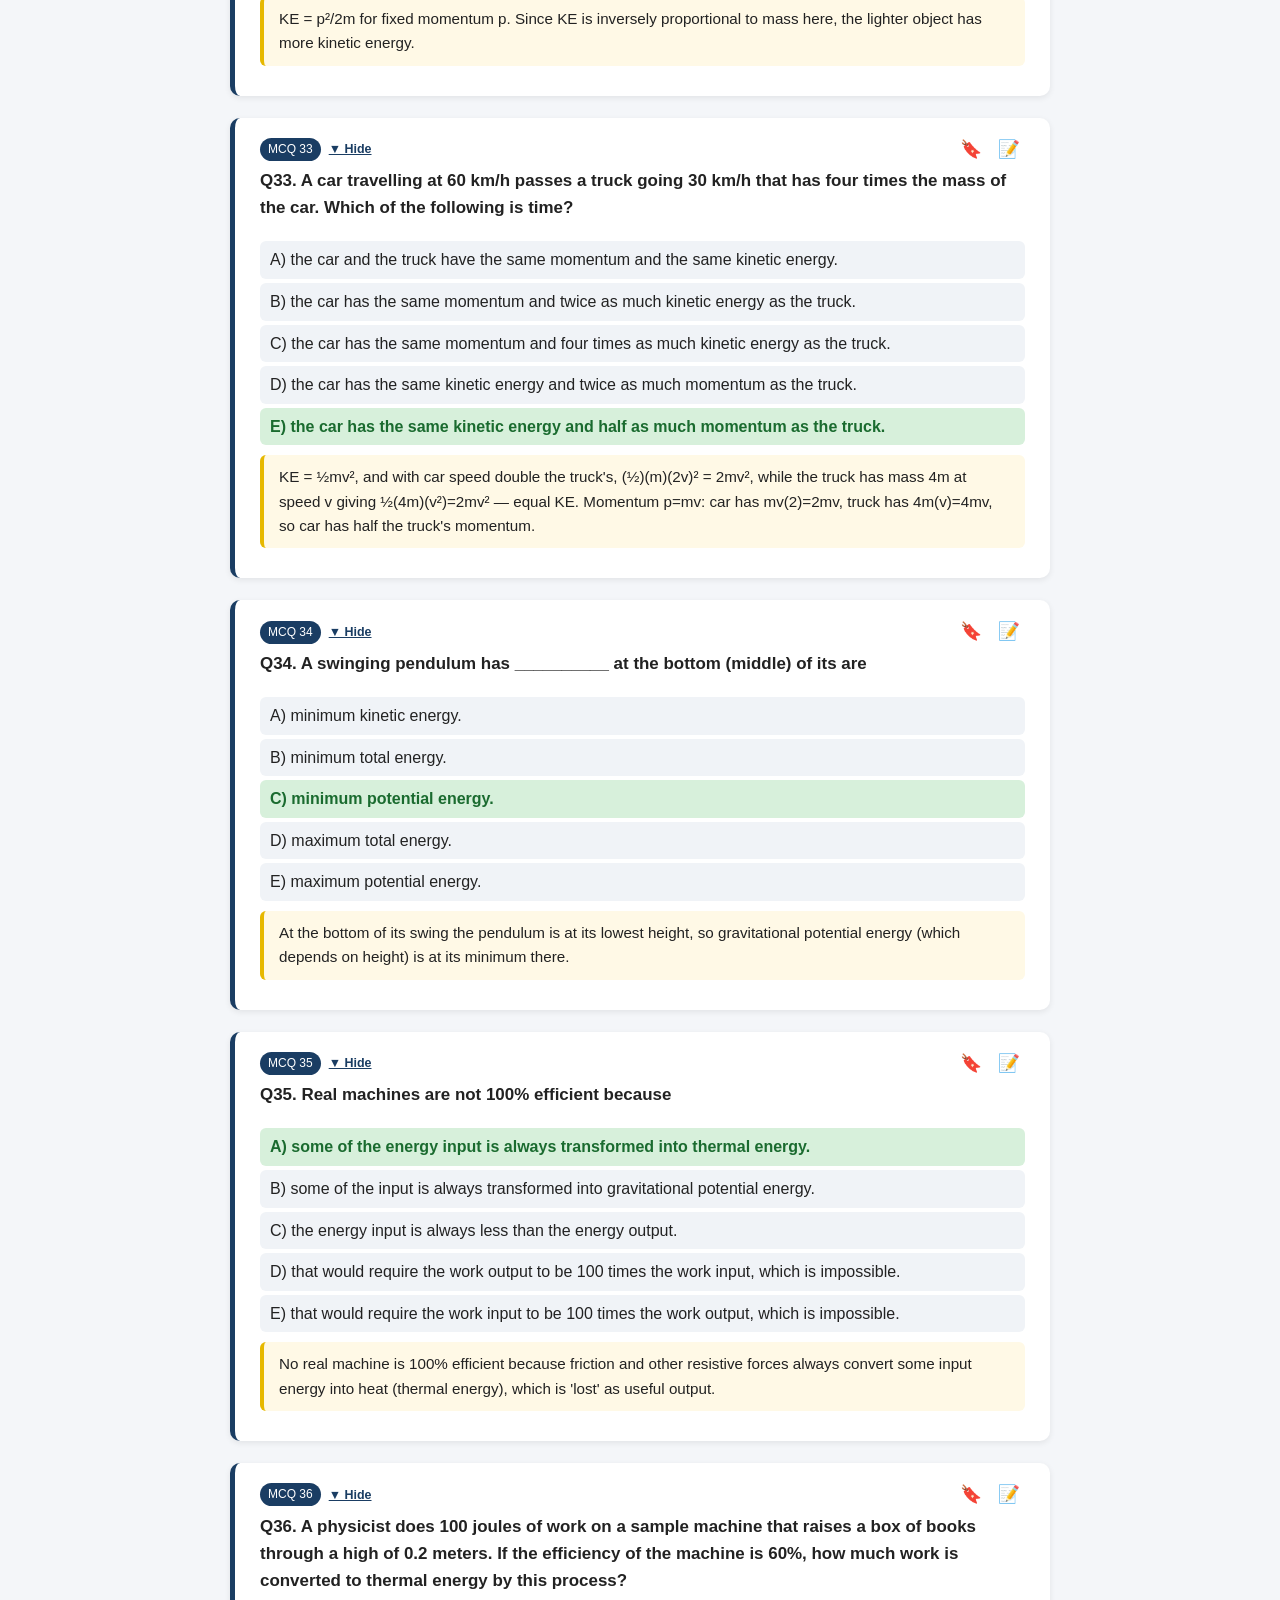
<file: subject/phy/physics.html>
<!DOCTYPE html>
<html lang="en">
<head>
<!-- 1. Manifest path fix -->
<link href="../../manifest.json" rel="manifest"/>
<meta content="#000000" name="theme-color"/>
<meta charset="utf-8">
<meta content="width=device-width, initial-scale=1.0" name="viewport"/>
<title>Physics — MCQ Notes (KU Past Papers)</title>

<!-- 2. Favicon path fix -->
<link href="../../exam.png" rel="icon" type="image/png">

<!-- 3. CSS path fix -->
<link href="../../style.css" rel="stylesheet">
</head>
<body>
<!-- ===== STICKY TOOLBAR ===== -->
<div id="toolbar">
<div class="toolbar-group">
<!-- 4. Home button link fix -->
<a class="btn btn-secondary" href="../../index.html" style="text-decoration: none; display: inline-block">
    🏠 Home
  </a>
</div>
<div class="sep"></div>
<div class="toolbar-group">
<input id="jump-input" min="1" placeholder="Q #" title="Jump to question number" type="number"/>
<button class="btn btn-primary" onclick="jumpToQ()">Jump</button>
</div>
<div class="sep"></div>
<div class="toolbar-group">
<button class="btn btn-secondary" onclick="collapseAll()">📕 Collapse All</button>
<button class="btn btn-secondary" onclick="expandAll()">📖 Expand All</button>
</div>
<div class="sep"></div>
<div class="toolbar-group" id="toolbar-right">
<button class="btn btn-secondary" id="dark-toggle" onclick="toggleDark()">🌙 Dark Mode</button>
<button class="btn btn-danger" onclick="enterTestMode()">🧪 Test Mode</button>
</div>
</div>

<!-- ===== TEST PANEL (hidden in notes mode) ===== -->
<div id="test-panel">
<div id="page-header" style="padding-top: 0">
<h1>
      ⚛️ Physics — MCQ Notes (KU Past Papers)
      <span class="test-mode-label">TEST MODE</span>
</h1>
</div>
<div id="test-setup">
<div style="background: var(--card-bg); border-radius: 12px; padding: 28px 30px; box-shadow: 0 4px 16px var(--shadow); margin-bottom: 20px;">
<h2 style="color: var(--heading); margin-top: 0">⚙️ Configure Test</h2>
<div style="display: flex; flex-wrap: wrap; gap: 16px; margin-bottom: 20px;">
<label style="display: flex; flex-direction: column; gap: 4px; font-size: 0.9em; font-weight: 600;">
      Number of Questions
      <input id="test-count" min="5" style="width: 100px; padding: 6px 10px; border-radius: 7px; border: 1.5px solid var(--input-border); background: var(--input-bg); color: var(--text); font-size: 1em; outline: none;" type="number" value="20"/>
</label>
<label style="display: flex; flex-direction: column; gap: 4px; font-size: 0.9em; font-weight: 600;">
      Order
      <select id="test-order" style="padding: 6px 10px; border-radius: 7px; border: 1.5px solid var(--input-border); background: var(--input-bg); color: var(--text); font-size: 1em; outline: none; cursor: pointer;">
<option value="shuffle">🔀 Shuffle (Random)</option>
<option value="sequential">📋 Sequential (1→N)</option>
</select>
</label>
</div>
<div style="display: flex; gap: 10px; flex-wrap: wrap">
<button class="btn btn-danger" onclick="startTest()">▶ Start Test</button>
<button class="btn btn-secondary" onclick="exitTestMode()">✖ Back to Notes</button>
</div>
</div>
</div>
<div id="test-active" style="display: none">
<div class="test-card">
<div class="test-topbar">
<div class="test-progress" id="test-progress-label">Question 1 of 20</div>
<div class="test-topbar-actions">
<button class="icon-btn" id="test-bookmark-btn" title="Bookmark this question" onclick="toggleTestBookmark()">🔖</button>
<input id="test-jump-input" min="1" placeholder="Go to #" title="Jump to test question number" type="number"/>
<button class="btn btn-secondary test-jump-btn" onclick="testJump()">Go</button>
<button class="btn btn-secondary" id="dark-toggle-test" onclick="toggleDark()">🌙</button>
<button class="btn btn-danger" onclick="exitTestMode()">✖ Exit</button>
</div>
</div>
<div class="test-body">
<div class="tag" id="test-q-tag">MCQ</div>
<div class="test-question" id="test-question"></div>
<ul class="test-options" id="test-options"></ul>
<div class="test-explanation" id="test-explanation"></div>
</div>
<div class="test-nav">
<button class="btn btn-secondary" id="btn-prev" onclick="testNav(-1)">← Prev <span class="kbd-hint">◀</span></button>
<div class="test-nav-hint">↑↓ choose • Enter confirm</div>
<button class="btn btn-primary" id="btn-next" onclick="testNav(1)">Next → <span class="kbd-hint">▶</span></button>
<button class="btn btn-success" id="btn-finish" onclick="finishTest()" style="display: none">🏁 Finish</button>
</div>
</div>
</div>
<div id="test-results">
<div class="score-circle" id="score-display">0<span>/ 0</span></div>
<h2 id="result-msg"></h2>
<p id="result-detail" style="color: var(--text-muted)"></p>
<div style="display: flex; gap: 10px; justify-content: center; flex-wrap: wrap; margin-top: 16px;">
<button class="btn btn-primary" onclick="retryTest()">🔄 Retry</button>
<button class="btn btn-secondary" onclick="exitTestMode()">📖 Back to Notes</button>
</div>
</div>
</div>

<!-- ===== NOTES CONTENT ===== -->
<div id="notes-content">
<div id="page-header">
<h1 id="page-title">⚛️ Physics — MCQ Notes (KU Past Papers)</h1>
<p>
<em id="page-description">Loading…</em>
</p>
</div>

<!-- MCQ cards are built here at runtime by app.js from physics.json -->
<div id="mcq-list"></div>

<hr/>
<p id="page-footer" style="text-align: center; color: #6366f1; font-size: 0.9em; font-weight: bold;"></p>
</div>
<!-- end notes-content -->

<!-- TOAST -->
<div id="toast"></div>

<script>
  // Same folder me physics.json maujood hai
  window.MCQ_DATA_URL = "physics.json";
</script>

<!-- 5. App.js path fix -->
<script src="../../app.js"></script>
</body>
</html>
</file>
<file: style.css>
/* ===== CSS VARIABLES (Light Mode) ===== */
      :root {
        --bg: #f4f6f9;
        --card-bg: #fff;
        --text: #222;
        --text-muted: #777;
        --heading: #1a3d63;
        --border-accent: #1a3d63;
        --tag-bg: #1a3d63;
        --tag-text: #fff;
        --option-bg: #f0f3f7;
        --option-text: #222;
        --correct-bg: #d7f0db;
        --correct-text: #1a6b2f;
        --explanation-bg: #fff9e6;
        --explanation-border: #e6b800;
        --missing-bg: #fdecea;
        --missing-border: #d9534f;
        --missing-text: #7a2e29;
        --shadow: rgba(0, 0, 0, 0.08);
        --toolbar-bg: #fff;
        --toolbar-shadow: 0 2px 8px rgba(0, 0, 0, 0.12);
        --btn-primary: #1a3d63;
        --btn-primary-text: #fff;
        --btn-secondary: #f0f3f7;
        --btn-secondary-text: #333;
        --input-bg: #f0f3f7;
        --input-border: #ccd4df;
        --note-user-bg: #eef6ff;
        --note-user-border: #4a90d9;
        --bookmarked-border: #f5a623;
        --test-wrong: #ffe0e0;
        --test-wrong-text: #c0392b;
        --test-option-hover: #e2e8f0;
      }

      /* ===== DARK MODE ===== */
      body.dark {
        --bg: #111827;
        --card-bg: #1f2937;
        --text: #e5e7eb;
        --text-muted: #9ca3af;
        --heading: #93c5fd;
        --border-accent: #3b82f6;
        --tag-bg: #3b82f6;
        --tag-text: #fff;
        --option-bg: #374151;
        --option-text: #e5e7eb;
        --correct-bg: #14532d;
        --correct-text: #86efac;
        --explanation-bg: #292524;
        --explanation-border: #ca8a04;
        --missing-bg: #3b1010;
        --missing-border: #ef4444;
        --missing-text: #fca5a5;
        --shadow: rgba(0, 0, 0, 0.4);
        --toolbar-bg: #1f2937;
        --toolbar-shadow: 0 2px 8px rgba(0, 0, 0, 0.5);
        --btn-primary: #3b82f6;
        --btn-primary-text: #fff;
        --btn-secondary: #374151;
        --btn-secondary-text: #e5e7eb;
        --input-bg: #374151;
        --input-border: #4b5563;
        --note-user-bg: #1e3a5f;
        --note-user-border: #3b82f6;
        --bookmarked-border: #f59e0b;
        --test-wrong: #3b0f0f;
        --test-wrong-text: #f87171;
        --test-option-hover: #374151;
      }

      * {
        box-sizing: border-box;
      }

      body {
        font-family: "Segoe UI", Arial, sans-serif;
        background: var(--bg);
        color: var(--text);
        max-width: 860px;
        margin: 0 auto;
        padding: 0 20px 60px;
        line-height: 1.6;
        transition:
          background 0.3s,
          color 0.3s;
      }

      h1 {
        color: var(--heading);
        border-bottom: 3px solid var(--border-accent);
        padding-bottom: 8px;
        margin-top: 0;
      }

      /* ===== STICKY TOOLBAR ===== */
      #toolbar {
        position: sticky;
        top: 0;
        z-index: 100;
        background: var(--toolbar-bg);
        box-shadow: var(--toolbar-shadow);
        padding: 10px 16px;
        display: flex;
        flex-wrap: wrap;
        gap: 8px;
        align-items: center;
        margin: 0 -20px 24px;
        transition: background 0.3s;
      }

      #toolbar .toolbar-group {
        display: flex;
        align-items: center;
        gap: 6px;
      }

      #toolbar .sep {
        width: 1px;
        height: 28px;
        background: var(--input-border);
        margin: 0 4px;
      }

      .btn {
        padding: 6px 12px;
        border-radius: 7px;
        border: none;
        cursor: pointer;
        font-size: 0.82em;
        font-weight: 600;
        transition:
          opacity 0.15s,
          transform 0.1s;
        white-space: nowrap;
      }
      .btn:hover {
        opacity: 0.85;
        transform: translateY(-1px);
      }
      .btn:active {
        transform: translateY(0);
      }

      .btn-primary {
        background: var(--btn-primary);
        color: var(--btn-primary-text);
      }
      .btn-secondary {
        background: var(--btn-secondary);
        color: var(--btn-secondary-text);
      }
      .btn-danger {
        background: #ef4444;
        color: #fff;
      }
      .btn-success {
        background: #22c55e;
        color: #fff;
      }
      .btn-warn {
        background: #f59e0b;
        color: #fff;
      }

      #jump-input {
        width: 70px;
        padding: 5px 8px;
        border-radius: 7px;
        border: 1.5px solid var(--input-border);
        background: var(--input-bg);
        color: var(--text);
        font-size: 0.85em;
        outline: none;
      }
      #jump-input:focus {
        border-color: var(--btn-primary);
      }

      /* ===== MCQ CARDS ===== */
      .mcq-card {
        background: var(--card-bg);
        border-radius: 10px;
        padding: 20px 25px;
        margin-bottom: 22px;
        box-shadow: 0 2px 6px var(--shadow);
        border-left: 5px solid var(--border-accent);
        transition:
          background 0.3s,
          box-shadow 0.3s,
          border-color 0.3s;
      }

      .mcq-card.bookmarked {
        border-left-color: var(--bookmarked-border);
      }

      /* ===== CARD HEADER ROW ===== */
      .card-header {
        display: flex;
        align-items: center;
        justify-content: space-between;
        margin-bottom: 6px;
        gap: 8px;
      }
      .card-header-left {
        display: flex;
        align-items: center;
        gap: 8px;
        flex-wrap: wrap;
      }

      .tag {
        display: inline-block;
        background: var(--tag-bg);
        color: var(--tag-text);
        font-size: 0.75em;
        padding: 2px 8px;
        border-radius: 12px;
      }

      .card-actions {
        display: flex;
        gap: 6px;
        align-items: center;
      }

      .icon-btn {
        background: none;
        border: none;
        cursor: pointer;
        font-size: 1.1em;
        padding: 3px 5px;
        border-radius: 6px;
        line-height: 1;
        transition: background 0.15s;
        color: var(--text-muted);
      }
      .icon-btn:hover {
        background: var(--option-bg);
        color: var(--text);
      }
      .icon-btn.active {
        color: var(--bookmarked-border);
      }

      /* ===== COLLAPSE TOGGLE ===== */
      .collapse-toggle {
        font-size: 0.78em;
        color: var(--btn-primary);
        background: none;
        border: none;
        cursor: pointer;
        padding: 0;
        font-weight: 600;
        text-decoration: underline;
      }

      .collapsible {
        overflow: hidden;
        transition: max-height 0.3s ease;
      }
      .collapsible.collapsed {
        max-height: 0 !important;
      }

      /* ===== OPTIONS ===== */
      .mcq-question {
        font-weight: 600;
        font-size: 1.06em;
        margin-bottom: 10px;
        color: var(--text);
      }

      .options {
        list-style: none;
        padding-left: 0;
        margin: 10px 0;
      }

      .options li {
        padding: 6px 10px;
        margin-bottom: 4px;
        border-radius: 6px;
        background: var(--option-bg);
        color: var(--option-text);
        transition: background 0.2s;
      }

      .correct {
        background: var(--correct-bg) !important;
        font-weight: 600;
        color: var(--correct-text) !important;
      }

      .explanation {
        background: var(--explanation-bg);
        border-left: 4px solid var(--explanation-border);
        padding: 10px 15px;
        margin-top: 10px;
        border-radius: 6px;
        font-size: 0.95em;
        color: var(--text);
      }

      .note {
        font-size: 0.85em;
        color: var(--text-muted);
        margin-top: 8px;
      }

      .missing {
        background: var(--missing-bg);
        border-left: 5px solid var(--missing-border);
        padding: 15px 20px;
        border-radius: 10px;
        margin-bottom: 25px;
        font-size: 0.9em;
        color: var(--missing-text);
      }

      /* ===== USER NOTES ===== */
      .user-note-area {
        margin-top: 10px;
      }

      .user-note-display {
        background: var(--note-user-bg);
        border-left: 4px solid var(--note-user-border);
        padding: 8px 12px;
        border-radius: 6px;
        font-size: 0.88em;
        color: var(--text);
        white-space: pre-wrap;
        margin-bottom: 6px;
      }

      .user-note-textarea {
        width: 100%;
        min-height: 64px;
        border-radius: 7px;
        border: 1.5px solid var(--input-border);
        background: var(--input-bg);
        color: var(--text);
        padding: 8px 10px;
        font-size: 0.88em;
        font-family: inherit;
        resize: vertical;
        display: none;
        outline: none;
      }
      .user-note-textarea:focus {
        border-color: var(--note-user-border);
      }

      .note-btns {
        display: flex;
        gap: 6px;
        margin-top: 5px;
      }

      /* ===== HEADER AREA ===== */
      #page-header {
        padding-top: 20px;
      }

      /* ===== TEST MODE ===== */
      body.test-mode #toolbar {
        display: none;
      }
      body.test-mode .mcq-card {
        display: none;
      }
      body.test-mode #test-panel {
        display: block;
      }
      body.test-mode #notes-content {
        display: none;
      }
      body.test-mode #page-footer {
        display: none;
      }

      #test-panel {
        display: none;
      }

      /* test-card styles moved to fixed layout section below */

      #test-panel .test-meta {
        display: flex;
        justify-content: space-between;
        align-items: center;
        margin-bottom: 14px;
        flex-wrap: wrap;
        gap: 8px;
      }

      #test-panel .test-progress {
        font-size: 0.85em;
        color: var(--text-muted);
        font-weight: 600;
      }

      #test-panel .test-question {
        font-weight: 700;
        font-size: 1.1em;
        margin-bottom: 18px;
        color: var(--text);
        line-height: 1.5;
      }

      #test-panel .test-options {
        list-style: none;
        padding: 0;
        margin: 0 0 16px;
      }

      #test-panel .test-options li {
        padding: 10px 14px;
        margin-bottom: 8px;
        border-radius: 8px;
        background: var(--option-bg);
        color: var(--option-text);
        cursor: pointer;
        border: 2px solid transparent;
        transition:
          background 0.15s,
          border-color 0.15s;
        font-size: 0.97em;
      }

      #test-panel .test-options li:hover:not(.locked) {
        background: var(--test-option-hover);
        border-color: var(--btn-primary);
      }

      #test-panel .test-options li.selected-correct {
        background: var(--correct-bg) !important;
        color: var(--correct-text) !important;
        border-color: #22c55e !important;
        font-weight: 700;
      }

      #test-panel .test-options li.selected-wrong {
        background: var(--test-wrong) !important;
        color: var(--test-wrong-text) !important;
        border-color: #ef4444 !important;
        font-weight: 700;
      }

      #test-panel .test-options li.reveal-correct {
        background: var(--correct-bg) !important;
        color: var(--correct-text) !important;
        border-color: #22c55e !important;
      }

      #test-panel .test-explanation {
        background: var(--explanation-bg);
        border-left: 4px solid var(--explanation-border);
        padding: 12px 15px;
        border-radius: 6px;
        font-size: 0.92em;
        color: var(--text);
        margin-bottom: 16px;
        display: none;
      }

      /* test-nav styles moved to fixed layout section below */

      #test-results {
        display: none;
        text-align: center;
        padding: 40px 20px;
      }

      #test-results .score-circle {
        width: 120px;
        height: 120px;
        border-radius: 50%;
        background: var(--btn-primary);
        color: #fff;
        display: flex;
        flex-direction: column;
        align-items: center;
        justify-content: center;
        font-size: 2em;
        font-weight: 800;
        margin: 0 auto 20px;
      }

      #test-results .score-circle span {
        font-size: 0.45em;
        font-weight: 400;
      }

      #test-results h2 {
        color: var(--heading);
        margin-bottom: 10px;
      }

      .test-mode-label {
        display: inline-block;
        background: #ef4444;
        color: #fff;
        font-size: 0.7em;
        padding: 2px 8px;
        border-radius: 10px;
        font-weight: 700;
        animation: pulse 1.5s infinite;
      }

      @keyframes pulse {
        0%,
        100% {
          opacity: 1;
        }
        50% {
          opacity: 0.6;
        }
      }

      /* ===== TEST CARD FIXED LAYOUT ===== */
      #test-panel .test-card {
        background: var(--card-bg);
        border-radius: 12px;
        box-shadow: 0 4px 16px var(--shadow);
        border-left: 5px solid var(--border-accent);
        display: flex;
        flex-direction: column;
        height: calc(100vh - 80px);
        min-height: 420px;
        overflow: hidden;
        padding: 0;
      }

      /* Fixed top bar */
      .test-topbar {
        display: flex;
        align-items: center;
        justify-content: space-between;
        padding: 12px 20px;
        border-bottom: 1px solid var(--input-border);
        gap: 10px;
        flex-wrap: wrap;
        flex-shrink: 0;
        background: var(--card-bg);
      }

      .test-topbar-actions {
        display: flex;
        align-items: center;
        gap: 6px;
        flex-wrap: wrap;
      }

      #test-jump-input {
        width: 72px;
        padding: 5px 8px;
        border-radius: 7px;
        border: 1.5px solid var(--input-border);
        background: var(--input-bg);
        color: var(--text);
        font-size: 0.82em;
        outline: none;
      }
      #test-jump-input:focus {
        border-color: var(--btn-primary);
      }
      .test-jump-btn {
        font-size: 0.78em !important;
      }

      /* Scrollable body */
      .test-body {
        flex: 1;
        overflow-y: auto;
        padding: 20px 24px;
        scroll-behavior: smooth;
      }

      /* Fixed bottom nav */
      #test-panel .test-nav {
        display: flex;
        align-items: center;
        gap: 10px;
        padding: 12px 20px;
        border-top: 1px solid var(--input-border);
        background: var(--card-bg);
        flex-shrink: 0;
        flex-wrap: nowrap;
      }

      .test-nav-hint {
        flex: 1;
        text-align: center;
        font-size: 0.72em;
        color: var(--text-muted);
        white-space: nowrap;
      }

      .kbd-hint {
        font-size: 0.75em;
        opacity: 0.6;
        margin-left: 3px;
      }

      /* Keyboard-focused option highlight */
      #test-panel .test-options li.kb-focus {
        border-color: var(--btn-primary) !important;
        outline: 2px solid var(--btn-primary);
        outline-offset: -2px;
      }

      /* ===== TOAST ===== */
      #toast {
        position: fixed;
        bottom: 24px;
        left: 50%;
        transform: translateX(-50%) translateY(80px);
        background: #1f2937;
        color: #fff;
        padding: 10px 22px;
        border-radius: 22px;
        font-size: 0.88em;
        font-weight: 600;
        z-index: 9999;
        transition: transform 0.3s ease;
        pointer-events: none;
        white-space: nowrap;
      }
      #toast.show {
        transform: translateX(-50%) translateY(0);
      }

      /* ===== RESPONSIVE ===== */

      /* Tablet (max 768px) */
      @media (max-width: 768px) {
        body {
          padding: 0 14px 60px;
          font-size: 0.97em;
        }

        h1 {
          font-size: 1.3em;
        }

        #toolbar {
          margin: 0 -14px 18px;
          padding: 8px 12px;
          gap: 6px;
        }

        /* Hide separators on small screens */
        #toolbar .sep {
          display: none;
        }

        /* Toolbar wraps into 2 rows naturally */
        .toolbar-group {
          flex-wrap: wrap;
        }

        .btn {
          padding: 6px 10px;
          font-size: 0.8em;
        }

        .mcq-card {
          padding: 16px 16px;
        }

        #test-panel .test-card {
          height: calc(100vh - 70px);
        }
        .test-body {
          padding: 18px 20px;
        }
        #test-panel .test-question {
          font-size: 1em;
        }

        #test-setup > div {
          padding: 20px 18px !important;
        }
      }

      /* Mobile (max 480px) */
      @media (max-width: 480px) {
        body {
          padding: 0 10px 70px;
          font-size: 0.93em;
        }

        h1 {
          font-size: 1.15em;
          line-height: 1.3;
        }
        h2 {
          font-size: 1.05em;
        }

        /* Toolbar: stack all groups, full width rows */
        #toolbar {
          margin: 0 -10px 14px;
          padding: 8px 10px;
          gap: 5px;
        }

        .toolbar-group {
          width: 100%;
          justify-content: flex-start;
        }

        /* Jump input takes remaining space */
        #jump-input {
          flex: 1;
          width: auto;
          min-width: 0;
        }

        /* Collapse buttons side by side, equal width */
        .toolbar-group:nth-child(3) {
          gap: 5px;
        }
        .toolbar-group:nth-child(3) .btn {
          flex: 1;
          text-align: center;
        }

        /* Dark + Test buttons row */
        #toolbar-right {
          flex: 1;
          gap: 6px;
        }
        #toolbar-right .btn {
          flex: 1;
          text-align: center;
        }

        /* Cards */
        .mcq-card {
          padding: 13px 12px;
          border-radius: 8px;
          margin-bottom: 14px;
        }

        .mcq-question {
          font-size: 0.97em;
        }

        .options li {
          padding: 7px 9px;
          font-size: 0.92em;
        }

        .card-header {
          flex-wrap: wrap;
          gap: 5px;
        }

        .explanation {
          padding: 9px 11px;
          font-size: 0.88em;
        }

        .tag {
          font-size: 0.7em;
        }

        /* Test card — keep fixed layout on mobile, adjust heights */
        #test-panel .test-card {
          height: calc(100vh - 60px);
          border-radius: 8px;
        }

        .test-topbar {
          padding: 8px 12px;
          gap: 6px;
        }
        .test-topbar-actions {
          gap: 4px;
        }
        #test-jump-input {
          width: 58px;
          font-size: 0.78em;
        }

        .test-body {
          padding: 14px 13px;
        }
        #test-panel .test-question {
          font-size: 0.97em;
          margin-bottom: 14px;
        }
        #test-panel .test-options li {
          padding: 9px 11px;
          font-size: 0.92em;
        }

        #test-panel .test-nav {
          padding: 10px 13px;
          gap: 6px;
        }
        #test-panel .test-nav .btn {
          flex: 1;
          text-align: center;
          font-size: 0.8em;
        }
        .test-nav-hint {
          font-size: 0.65em;
        }

        #test-setup > div {
          padding: 16px 14px !important;
        }
        #test-setup label {
          font-size: 0.85em !important;
        }
        #test-setup input,
        #test-setup select {
          font-size: 0.92em !important;
        }

        /* Results */
        #test-results {
          padding: 24px 10px;
        }
        #test-results .score-circle {
          width: 100px;
          height: 100px;
          font-size: 1.7em;
        }

        /* Note buttons wrap on tiny screens */
        .note-btns {
          flex-wrap: wrap;
        }
        .note-btns .btn {
          flex: 1;
          min-width: 70px;
          text-align: center;
        }

        /* Page header */
        #page-header {
          padding-top: 12px;
        }
        #page-header p {
          font-size: 0.85em;
        }

        /* Toast narrower on mobile */
        #toast {
          font-size: 0.82em;
          padding: 8px 16px;
          white-space: normal;
          max-width: 90vw;
          text-align: center;
        }

        /* Missing card */
        .missing {
          padding: 12px 13px;
          font-size: 0.85em;
        }
      }

      /* Very small screens (max 360px) */
      @media (max-width: 360px) {
        body {
          padding: 0 8px 70px;
        }
        h1 {
          font-size: 1.05em;
        }
        .btn {
          font-size: 0.75em;
          padding: 5px 8px;
        }
        .mcq-card {
          padding: 11px 10px;
        }
        .options li {
          font-size: 0.88em;
        }
      }
</file>
